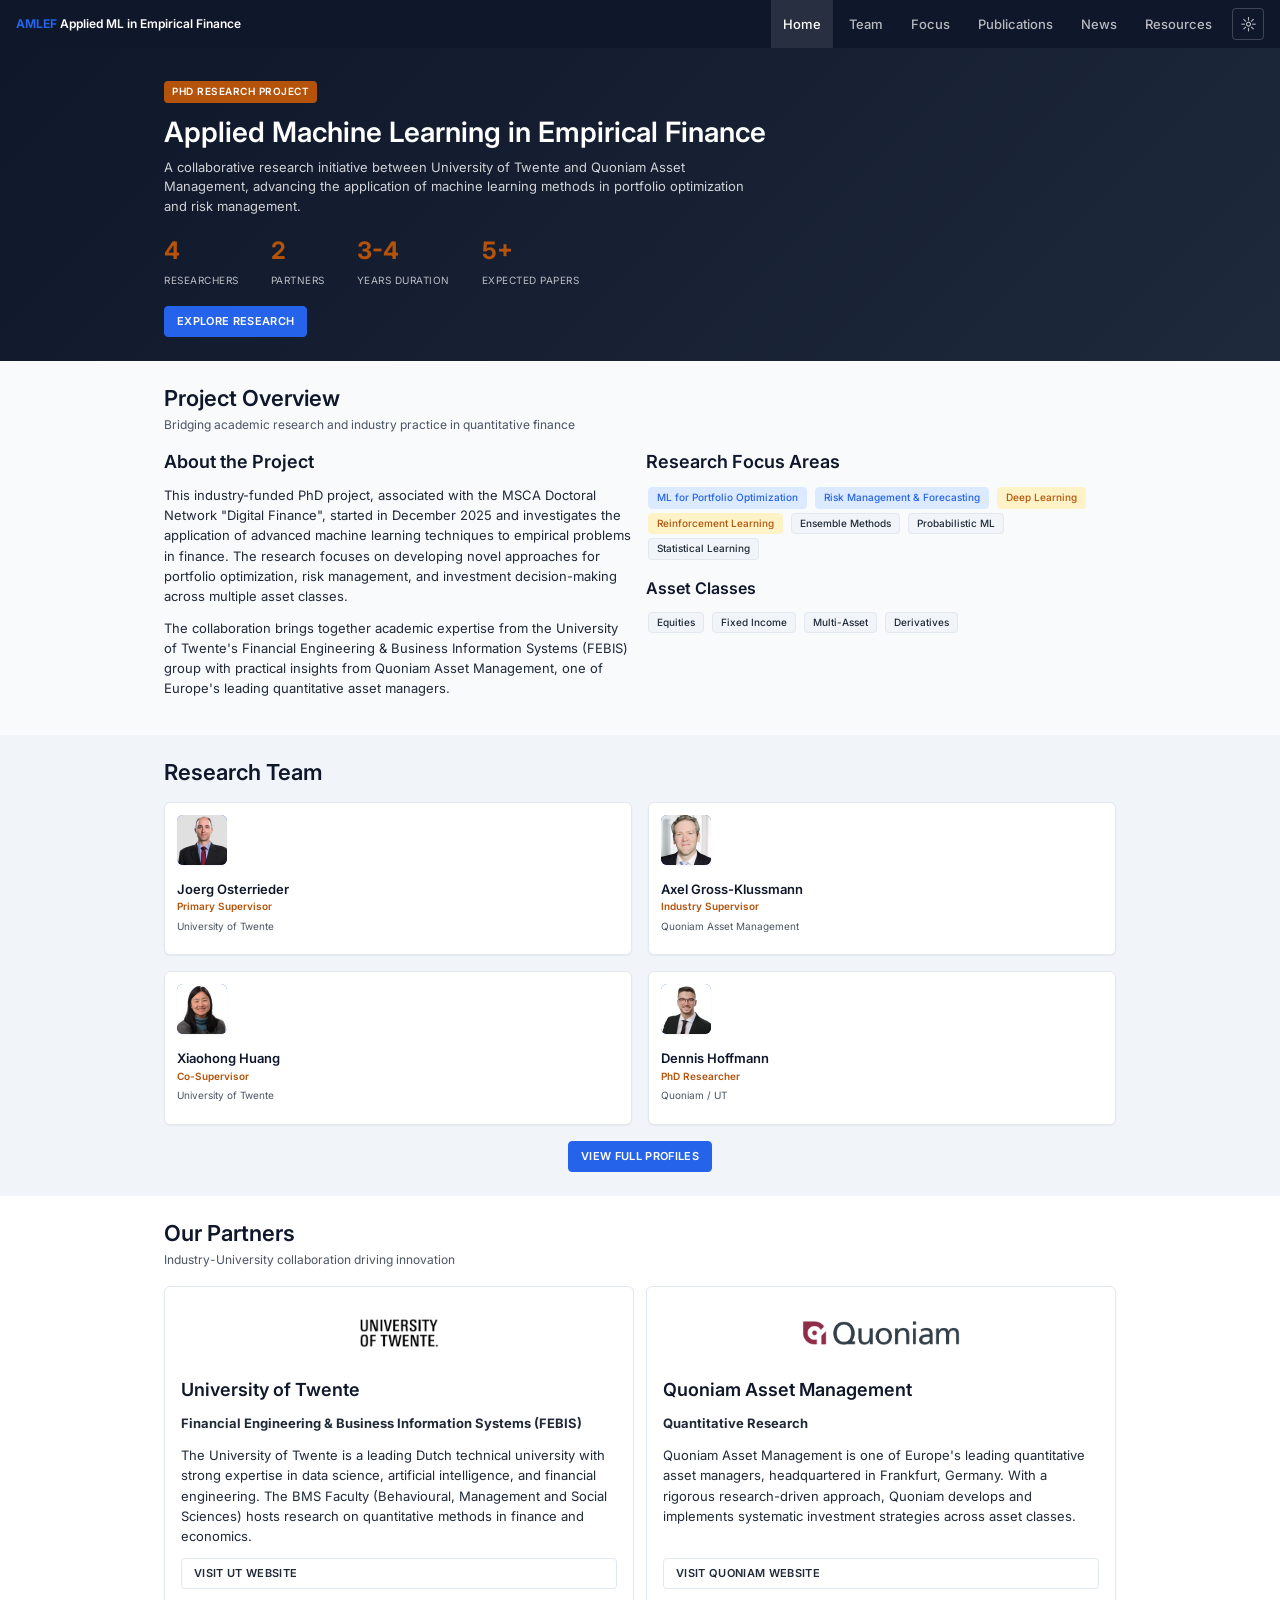
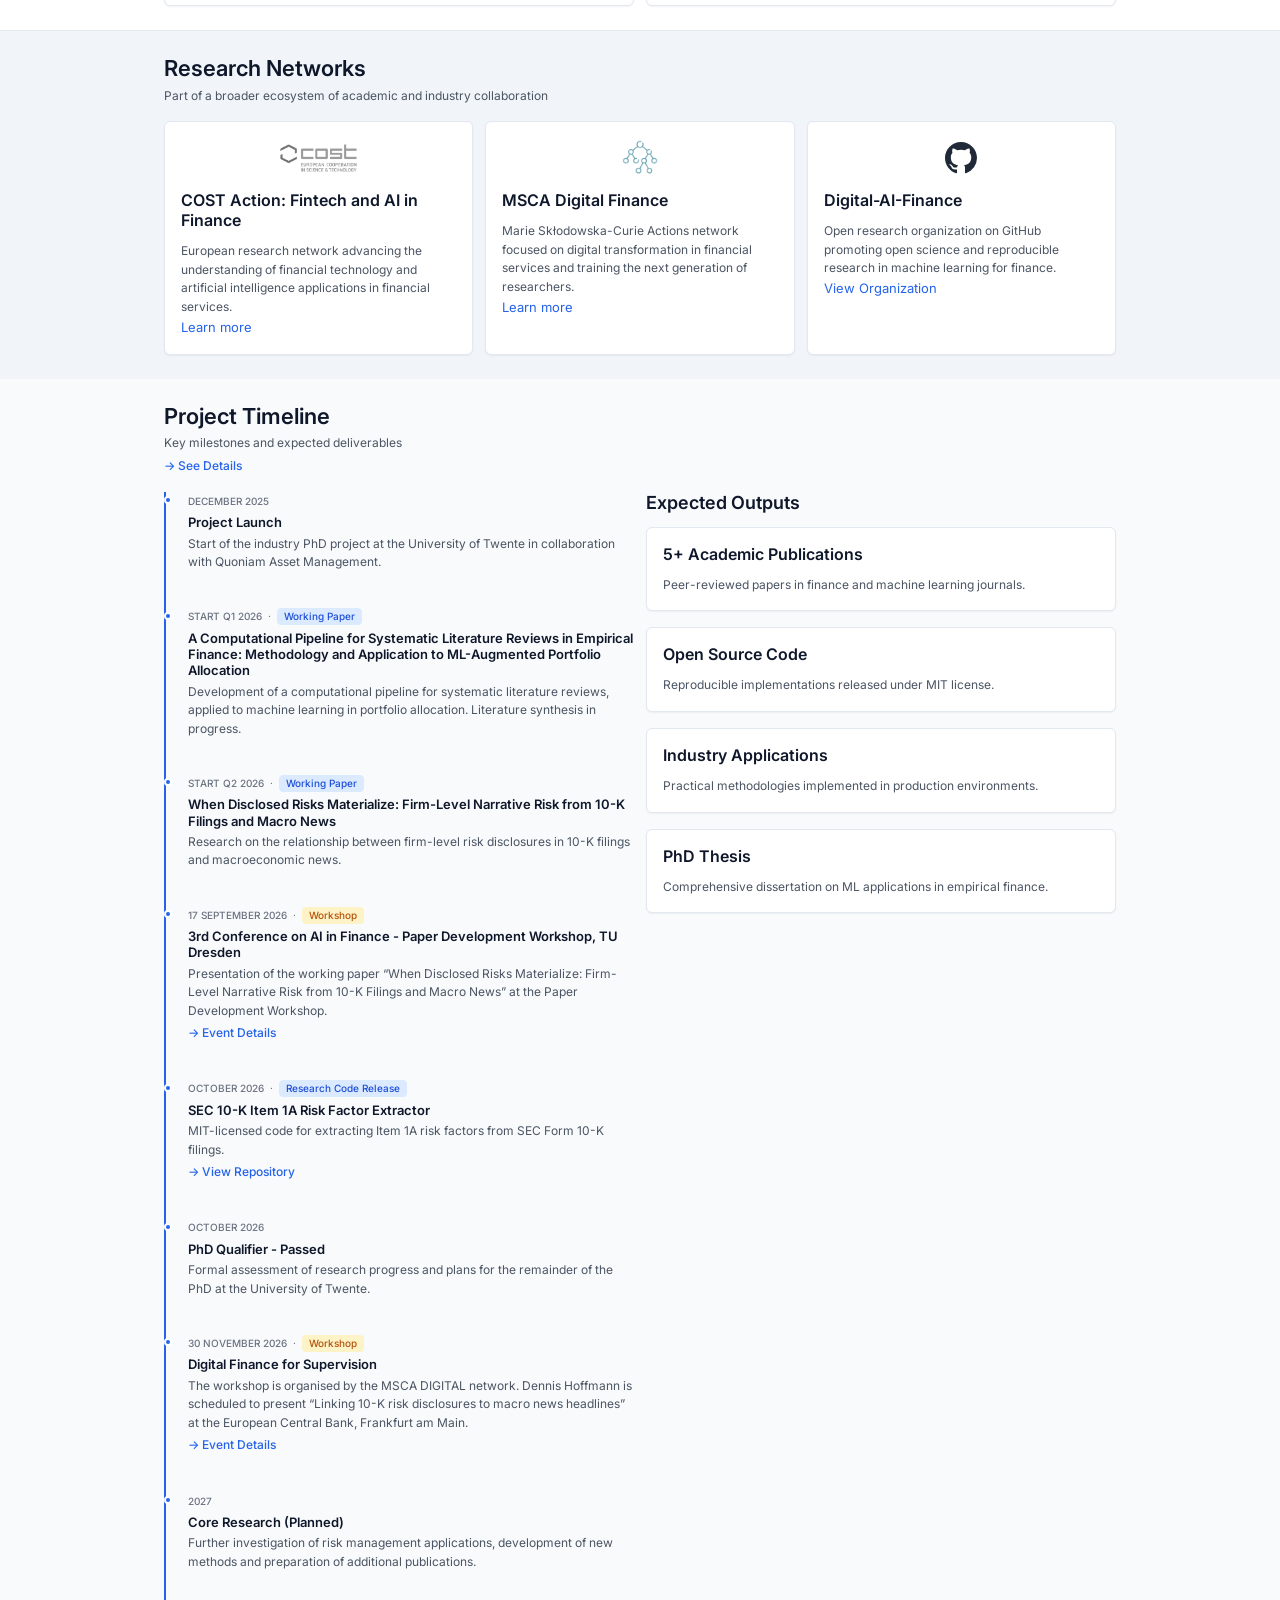
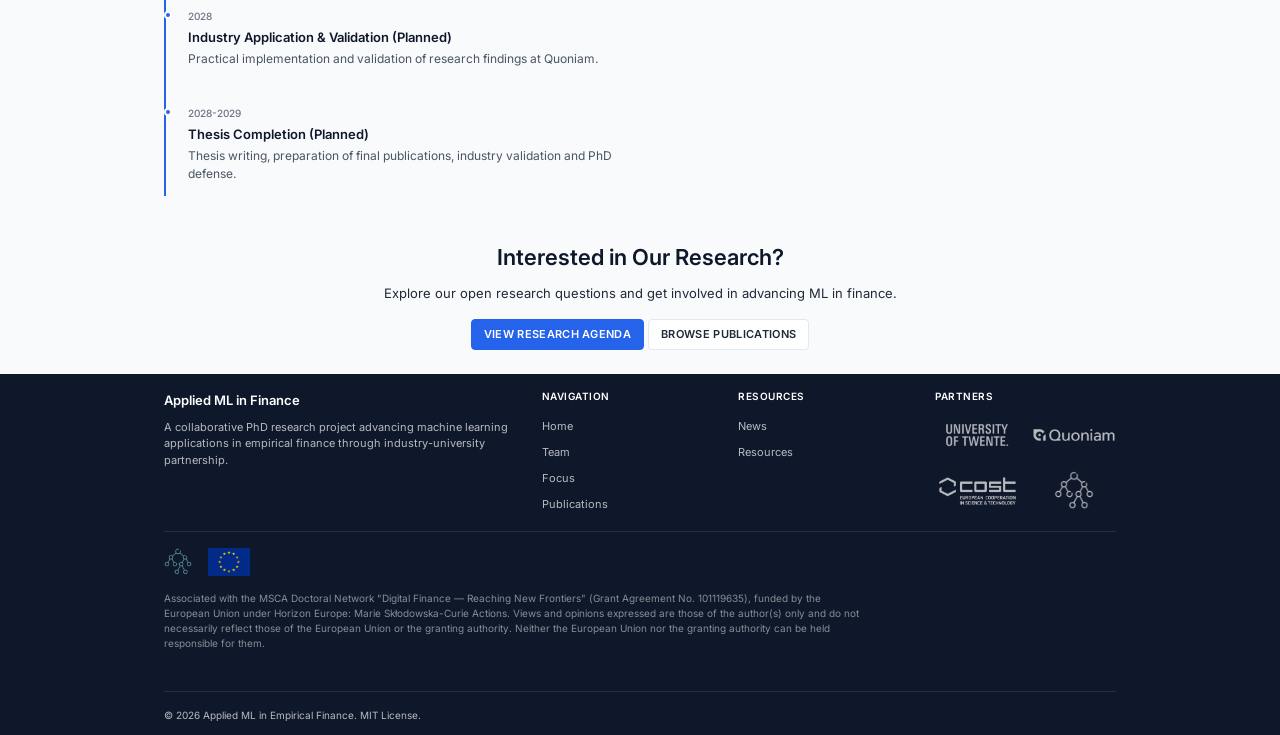
<file: docs/index.html>
<!DOCTYPE html>
<html lang="en">
<head>
    <meta charset="UTF-8">
    <meta name="viewport" content="width=device-width, initial-scale=1.0">
    <title>Applied Machine Learning in Empirical Finance | PhD Research Project</title>
    <meta name="description" content="Industry-University PhD collaboration between University of Twente and Quoniam Asset Management on Machine Learning applications in Finance.">
    <meta name="author" content="Joerg Osterrieder">
    <meta name="keywords" content="machine learning, finance, portfolio optimization, risk management, PhD research, University of Twente, Quoniam">
    <meta property="og:title" content="Applied Machine Learning in Empirical Finance">
    <meta property="og:description" content="Industry-University PhD collaboration between University of Twente and Quoniam Asset Management on Machine Learning applications in Finance.">
    <meta property="og:type" content="website">
    <meta property="og:url" content="https://empirical-finance.com/">
    <link rel="canonical" href="https://empirical-finance.com/">
    <script type="application/ld+json">
    {
      "@context": "https://schema.org",
      "@type": "ResearchProject",
      "name": "Applied Machine Learning in Empirical Finance",
      "description": "Industry-University PhD collaboration on ML applications in Finance",
      "url": "https://empirical-finance.com/",
      "funder": [
        {"@type": "Organization", "name": "University of Twente"},
        {"@type": "Organization", "name": "Quoniam Asset Management"}
      ],
      "isPartOf": {
        "@type": "ResearchProject",
        "name": "Digital Finance — Reaching New Frontiers",
        "url": "https://www.digital-finance-msca.com/",
        "identifier": "101119635",
        "funder": {"@type": "Organization", "name": "European Union"}
      }
    }
    </script>
    <script src="js/theme-init.js"></script>
    <link rel="preconnect" href="https://fonts.googleapis.com">
    <link rel="preconnect" href="https://fonts.gstatic.com" crossorigin>
    <link href="https://fonts.googleapis.com/css2?family=Inter:wght@400;500;600;700&display=swap" rel="stylesheet">
    <link rel="stylesheet" href="css/style.css?v=20261106-code-tags">
    <link rel="icon" href="assets/images/favicon.svg" type="image/svg+xml">
</head>
<body>
    <a href="#main-content" class="skip-link">Skip to main content</a>

    <nav class="navbar" aria-label="Main navigation">
        <a href="index.html" class="navbar-brand">
            <span class="navbar-abbrev">AMLEF</span> Applied ML in Empirical Finance
        </a>
        <button class="mobile-toggle" aria-label="Toggle navigation" aria-expanded="false" aria-controls="main-nav"><span></span><span></span><span></span></button>
        <ul class="navbar-nav" id="main-nav">
            <li><a href="index.html" class="active" aria-current="page">Home</a></li>
            <li><a href="team.html">Team</a></li>
            <li><a href="research.html">Focus</a></li>
            <li><a href="publications.html">Publications</a></li>
            <li><a href="news.html">News</a></li>
            <li><a href="resources.html">Resources</a></li>
        </ul>
        <button class="theme-toggle" id="theme-toggle" aria-label="Toggle dark mode">
            <span class="theme-toggle-icon theme-toggle-light">&#9788;</span>
            <span class="theme-toggle-icon theme-toggle-dark">&#9789;</span>
        </button>
    </nav>

    <main id="main-content">
        <!-- Hero Section -->
        <section class="hero">
            <div class="container">
                <div class="hero-content">
                    <span class="hero-badge">PhD Research Project</span>
                    <h1>Applied Machine Learning in Empirical Finance</h1>
                    <p class="hero-subtitle">
                        A collaborative research initiative between University of Twente and Quoniam Asset Management,
                        advancing the application of machine learning methods in portfolio optimization and risk management.
                    </p>
                    <div class="hero-stats">
                        <div class="hero-stat">
                            <span class="hero-stat-value">4</span>
                            <span class="hero-stat-label">Researchers</span>
                        </div>
                        <div class="hero-stat">
                            <span class="hero-stat-value">2</span>
                            <span class="hero-stat-label">Partners</span>
                        </div>
                        <div class="hero-stat">
                            <span class="hero-stat-value">3-4</span>
                            <span class="hero-stat-label">Years Duration</span>
                        </div>
                        <div class="hero-stat">
                            <span class="hero-stat-value">5+</span>
                            <span class="hero-stat-label">Expected Papers</span>
                        </div>
                    </div>
                    <div class="hero-buttons">
                        <a href="research.html" class="btn btn-primary">Explore Research</a>
                    </div>
                </div>
            </div>
        </section>

        <!-- Overview Section -->
        <section class="section" id="overview">
            <div class="container">
                <div class="section-title">
                    <h2>Project Overview</h2>
                    <p>Bridging academic research and industry practice in quantitative finance</p>
                </div>

                <div class="grid-2">
                    <div>
                        <h3>About the Project</h3>
                        <p>
                            This industry-funded PhD project, associated with the MSCA Doctoral Network
                            "Digital Finance", started in December 2025 and investigates the application of
                            advanced machine learning techniques to empirical problems in finance. The research focuses
                            on developing novel approaches for portfolio optimization, risk management, and investment
                            decision-making across multiple asset classes.
                        </p>
                        <p>
                            The collaboration brings together academic expertise from the University of Twente's
                            Financial Engineering & Business Information Systems (FEBIS) group with practical insights from Quoniam Asset Management,
                            one of Europe's leading quantitative asset managers.
                        </p>
                    </div>
                    <div>
                        <h3>Research Focus Areas</h3>
                        <div class="mb-3">
                            <span class="tag tag-primary">ML for Portfolio Optimization</span>
                            <span class="tag tag-primary">Risk Management & Forecasting</span>
                            <span class="tag tag-accent">Deep Learning</span>
                            <span class="tag tag-accent">Reinforcement Learning</span>
                            <span class="tag">Ensemble Methods</span>
                            <span class="tag">Probabilistic ML</span>
                            <span class="tag">Statistical Learning</span>
                        </div>
                        <h4>Asset Classes</h4>
                        <div>
                            <span class="tag">Equities</span>
                            <span class="tag">Fixed Income</span>
                            <span class="tag">Multi-Asset</span>
                            <span class="tag">Derivatives</span>
                        </div>
                    </div>
                </div>
            </div>
        </section>

        <!-- Research Team -->
        <section class="section bg-alt" id="team-preview" style="padding: 1.5rem 0;">
            <div class="container">
                <div class="section-title" style="margin-bottom: 1rem;">
                    <h2>Research Team</h2>
                </div>

                <div class="grid-2" style="gap: 1rem;">
                    <div class="card team-card team-card--compact">
                        <div class="team-avatar">
                            <img src="assets/images/team/joerg_osterrieder.jpg" alt="Joerg Osterrieder">
                        </div>
                        <div class="team-info">
                            <h4 class="team-name">Joerg Osterrieder</h4>
                            <div class="team-role">Primary Supervisor</div>
                            <div class="team-affiliation">University of Twente</div>
                        </div>
                    </div>
                    <div class="card team-card team-card--compact">
                        <div class="team-avatar">
                            <img src="assets/images/team/axel_gross_klussmann.jpg" alt="Axel Gross-Klussmann">
                        </div>
                        <div class="team-info">
                            <h4 class="team-name">Axel Gross-Klussmann</h4>
                            <div class="team-role">Industry Supervisor</div>
                            <div class="team-affiliation">Quoniam Asset Management</div>
                        </div>
                    </div>
                    <div class="card team-card team-card--compact">
                        <div class="team-avatar">
                            <img src="assets/images/team/xiaohong_huang.jpg" alt="Xiaohong Huang">
                        </div>
                        <div class="team-info">
                            <h4 class="team-name">Xiaohong Huang</h4>
                            <div class="team-role">Co-Supervisor</div>
                            <div class="team-affiliation">University of Twente</div>
                        </div>
                    </div>
                    <div class="card team-card team-card--compact">
                        <div class="team-avatar">
                            <img src="assets/images/team/dennis_hoffmann.jpg" alt="Dennis Hoffmann">
                        </div>
                        <div class="team-info">
                            <h4 class="team-name">Dennis Hoffmann</h4>
                            <div class="team-role">PhD Researcher</div>
                            <div class="team-affiliation">Quoniam / UT</div>
                        </div>
                    </div>
                </div>

                <div class="text-center" style="margin-top: 1rem;">
                    <a href="team.html" class="btn btn-primary">View Full Profiles</a>
                </div>
            </div>
        </section>

        <!-- Partners Section -->
        <section class="partners" id="partners-detail">
            <div class="container">
                <div class="section-title">
                    <h2>Our Partners</h2>
                    <p>Industry-University collaboration driving innovation</p>
                </div>

                <div class="grid-2">
                    <div class="card">
                        <div style="display: flex; align-items: center; justify-content: center; height: 60px; margin-bottom: 1rem;">
                            <img src="assets/images/logos/ut_logo.png" alt="University of Twente" style="height: 50px;">
                        </div>
                        <h3>University of Twente</h3>
                        <p class="mb-2"><strong>Financial Engineering & Business Information Systems (FEBIS)</strong></p>
                        <p>
                            The University of Twente is a leading Dutch technical university with strong expertise
                            in data science, artificial intelligence, and financial engineering. The BMS Faculty
                            (Behavioural, Management and Social Sciences) hosts research on quantitative methods
                            in finance and economics.
                        </p>
                        <a href="https://www.utwente.nl/en/bms/" target="_blank" rel="noopener noreferrer" class="btn btn-secondary">
                            Visit UT Website
                        </a>
                    </div>

                    <div class="card">
                        <div style="display: flex; align-items: center; justify-content: center; height: 60px; margin-bottom: 1rem;">
                            <img src="assets/images/logos/quoniam_logo.png" alt="Quoniam Asset Management" style="height: 24px;">
                        </div>
                        <h3>Quoniam Asset Management</h3>
                        <p class="mb-2"><strong>Quantitative Research</strong></p>
                        <p>
                            Quoniam Asset Management is one of Europe's leading quantitative asset managers,
                            headquartered in Frankfurt, Germany. With a rigorous research-driven approach,
                            Quoniam develops and implements systematic investment strategies across asset classes.
                        </p>
                        <a href="https://www.quoniam.com" target="_blank" rel="noopener noreferrer" class="btn btn-secondary">
                            Visit Quoniam Website
                        </a>
                    </div>
                </div>
            </div>
        </section>

        <!-- Research Networks -->
        <section class="section bg-alt" id="networks">
            <div class="container">
                <div class="section-title">
                    <h2>Research Networks</h2>
                    <p>Part of a broader ecosystem of academic and industry collaboration</p>
                </div>

                <div class="grid-3">
                    <div class="card">
                        <div style="display: flex; align-items: center; justify-content: center; height: 40px; margin-bottom: 0.75rem;">
                            <img src="assets/images/logos/cost_logo.png" alt="COST Action" style="height: 28px;">
                        </div>
                        <h4>COST Action: Fintech and AI in Finance</h4>
                        <p class="card-text">
                            European research network advancing the understanding of financial technology
                            and artificial intelligence applications in financial services.
                        </p>
                        <a href="https://www.cost.eu/actions/CA19130/" target="_blank" rel="noopener noreferrer">Learn more</a>
                    </div>

                    <div class="card">
                        <div style="display: flex; align-items: center; justify-content: center; height: 40px; margin-bottom: 0.75rem;">
                            <img src="assets/images/logos/msca_digital_finance_logo.png" alt="MSCA Digital Finance" style="height: 36px;">
                        </div>
                        <h4>MSCA Digital Finance</h4>
                        <p class="card-text">
                            Marie Skłodowska-Curie Actions network focused on digital transformation
                            in financial services and training the next generation of researchers.
                        </p>
                        <a href="https://www.digital-finance-msca.com/" target="_blank" rel="noopener noreferrer">Learn more</a>
                    </div>

                    <div class="card">
                        <div style="display: flex; align-items: center; justify-content: center; height: 40px; margin-bottom: 0.75rem;">
                            <svg style="height: 32px; width: 32px;" viewBox="0 0 16 16" fill="currentColor"><path d="M8 0C3.58 0 0 3.58 0 8c0 3.54 2.29 6.53 5.47 7.59.4.07.55-.17.55-.38 0-.19-.01-.82-.01-1.49-2.01.37-2.53-.49-2.69-.94-.09-.23-.48-.94-.82-1.13-.28-.15-.68-.52-.01-.53.63-.01 1.08.58 1.23.82.72 1.21 1.87.87 2.33.66.07-.52.28-.87.51-1.07-1.78-.2-3.64-.89-3.64-3.95 0-.87.31-1.59.82-2.15-.08-.2-.36-1.02.08-2.12 0 0 .67-.21 2.2.82.64-.18 1.32-.27 2-.27.68 0 1.36.09 2 .27 1.53-1.04 2.2-.82 2.2-.82.44 1.1.16 1.92.08 2.12.51.56.82 1.27.82 2.15 0 3.07-1.87 3.75-3.65 3.95.29.25.54.73.54 1.48 0 1.07-.01 1.93-.01 2.2 0 .21.15.46.55.38A8.013 8.013 0 0016 8c0-4.42-3.58-8-8-8z"/></svg>
                        </div>
                        <h4>Digital-AI-Finance</h4>
                        <p class="card-text">
                            Open research organization on GitHub promoting open science and reproducible
                            research in machine learning for finance.
                        </p>
                        <a href="https://github.com/Digital-AI-Finance" target="_blank" rel="noopener noreferrer">View Organization</a>
                    </div>
                </div>
            </div>
        </section>

        <!-- Timeline Section -->
        <section class="section" id="timeline">
            <div class="container">
                <div class="section-title">
                    <h2>Project Timeline</h2>
                    <p>
                        Key milestones and expected deliverables
                        <br>
                        <a href="news.html#timeline" class="card-link">&rarr; See Details</a>
                    </p>
                </div>

                <div class="grid-2">
                    <div class="timeline">
                        <div class="timeline-item">
                            <div class="timeline-meta">
                                <div class="timeline-date">December 2025</div>
                            </div>
                            <h4 class="timeline-title">Project Launch</h4>
                            <p class="timeline-text">Start of the industry PhD project at the University of Twente in collaboration with Quoniam Asset Management.</p>
                        </div>
                        <div class="timeline-item">
                            <div class="timeline-meta">
                                <div class="timeline-date">Start Q1 2026</div>
                                <span class="timeline-separator" aria-hidden="true">&middot;</span>
                                <span class="tag tag-paper">Working Paper</span>
                            </div>
                            <h4 class="timeline-title">A Computational Pipeline for Systematic Literature Reviews in Empirical Finance: Methodology and Application to ML-Augmented Portfolio Allocation</h4>
                            <p class="timeline-text">Development of a computational pipeline for systematic literature reviews, applied to machine learning in portfolio allocation. Literature synthesis in progress.</p>
                        </div>
                        <div class="timeline-item">
                            <div class="timeline-meta">
                                <div class="timeline-date">Start Q2 2026</div>
                                <span class="timeline-separator" aria-hidden="true">&middot;</span>
                                <span class="tag tag-paper">Working Paper</span>
                            </div>
                            <h4 class="timeline-title">When Disclosed Risks Materialize: Firm-Level Narrative Risk from 10-K Filings and Macro News</h4>
                            <p class="timeline-text">Research on the relationship between firm-level risk disclosures in 10-K filings and macroeconomic news.</p>
                        </div>
                        <div class="timeline-item">
                            <div class="timeline-meta">
                                <div class="timeline-date">17 September 2026</div>
                                <span class="timeline-separator" aria-hidden="true">&middot;</span>
                                <span class="tag tag-accent">Workshop</span>
                            </div>
                            <h4 class="timeline-title">3rd Conference on AI in Finance - Paper Development Workshop, TU Dresden</h4>
                            <p class="timeline-text">
                                Presentation of the working paper &ldquo;When Disclosed Risks Materialize:
                                Firm-Level Narrative Risk from 10-K Filings and Macro News&rdquo; at the
                                Paper Development Workshop.
                                <br>
                                <a href="https://tu-dresden.de/bu/wirtschaft/bwl/finance/events/ai-in-finance-conference/3-aif" target="_blank" rel="noopener noreferrer" class="card-link">&rarr; Event Details</a>
                            </p>
                        </div>
                        <div class="timeline-item">
                            <div class="timeline-meta">
                                <div class="timeline-date">October 2026</div>
                                <span class="timeline-separator" aria-hidden="true">&middot;</span>
                                <span class="tag tag-research-code">Research Code Release</span>
                            </div>
                            <h4 class="timeline-title">SEC 10-K Item 1A Risk Factor Extractor</h4>
                            <p class="timeline-text">
                                MIT-licensed code for extracting Item 1A risk factors from SEC Form 10-K filings.
                                <br>
                                <a href="https://github.com/HoffmannDennis/edgar-10k-item1a" target="_blank" rel="noopener noreferrer" class="card-link">&rarr; View Repository</a>
                            </p>
                        </div>
                        <div class="timeline-item">
                            <div class="timeline-meta">
                                <div class="timeline-date">October 2026</div>
                            </div>
                            <h4 class="timeline-title">PhD Qualifier - Passed</h4>
                            <p class="timeline-text">Formal assessment of research progress and plans for the remainder of the PhD at the University of Twente.</p>
                        </div>
                        <div class="timeline-item">
                            <div class="timeline-meta">
                                <div class="timeline-date">30 November 2026</div>
                                <span class="timeline-separator" aria-hidden="true">&middot;</span>
                                <span class="tag tag-accent">Workshop</span>
                            </div>
                            <h4 class="timeline-title">Digital Finance for Supervision</h4>
                            <p class="timeline-text">
                                The workshop is organised by the MSCA DIGITAL network.
                                Dennis Hoffmann is scheduled to present
                                &ldquo;Linking 10-K risk disclosures to macro news headlines&rdquo;
                                at the European Central Bank, Frankfurt am Main.
                                <br>
                                <a href="https://digital-ai-finance.github.io/digital-finance-supervision/#about" target="_blank" rel="noopener noreferrer" class="card-link">&rarr; Event Details</a>
                            </p>
                        </div>
                        <div class="timeline-item">
                            <div class="timeline-meta">
                                <div class="timeline-date">2027</div>
                            </div>
                            <h4 class="timeline-title">Core Research (Planned)</h4>
                            <p class="timeline-text">Further investigation of risk management applications, development of new methods and preparation of additional publications.</p>
                        </div>
                        <div class="timeline-item">
                            <div class="timeline-meta">
                                <div class="timeline-date">2028</div>
                            </div>
                            <h4 class="timeline-title">Industry Application & Validation (Planned)</h4>
                            <p class="timeline-text">Practical implementation and validation of research findings at Quoniam.</p>
                        </div>
                        <div class="timeline-item">
                            <div class="timeline-meta">
                                <div class="timeline-date">2028-2029</div>
                            </div>
                            <h4 class="timeline-title">Thesis Completion (Planned)</h4>
                            <p class="timeline-text">Thesis writing, preparation of final publications, industry validation and PhD defense.</p>
                        </div>
                    </div>

                    <div>
                        <h3>Expected Outputs</h3>
                        <div class="card mb-3">
                            <h4>5+ Academic Publications</h4>
                            <p class="card-text">Peer-reviewed papers in finance and machine learning journals.</p>
                        </div>
                        <div class="card mb-3">
                            <h4>Open Source Code</h4>
                            <p class="card-text">
                                Reproducible implementations released under MIT license.
                            </p>
                        </div>
                        <div class="card mb-3">
                            <h4>Industry Applications</h4>
                            <p class="card-text">Practical methodologies implemented in production environments.</p>
                        </div>
                        <div class="card">
                            <h4>PhD Thesis</h4>
                            <p class="card-text">Comprehensive dissertation on ML applications in empirical finance.</p>
                        </div>
                    </div>
                </div>
            </div>
        </section>

        <!-- CTA Section -->
        <section class="section">
            <div class="container text-center">
                <h2>Interested in Our Research?</h2>
                <p class="mb-3">Explore our open research questions and get involved in advancing ML in finance.</p>
                <div>
                    <a href="research.html" class="btn btn-primary">View Research Agenda</a>
                    <a href="publications.html" class="btn btn-secondary">Browse Publications</a>
                </div>
            </div>
        </section>
    </main>

    <!-- Footer -->
    <footer class="footer">
        <div class="container">
            <div class="footer-grid">
                <div>
                    <div class="footer-brand">Applied ML in Finance</div>
                    <p class="footer-text">
                        A collaborative PhD research project advancing machine learning applications
                        in empirical finance through industry-university partnership.
                    </p>
                </div>
                <div>
                    <h3 class="footer-title">Navigation</h3>
                    <ul class="footer-links">
                        <li><a href="index.html">Home</a></li>
                        <li><a href="team.html">Team</a></li>
                        <li><a href="research.html">Focus</a></li>
                        <li><a href="publications.html">Publications</a></li>
                    </ul>
                </div>
                <div>
                    <h3 class="footer-title">Resources</h3>
                    <ul class="footer-links">
                        <li><a href="news.html">News</a></li>
                        <li><a href="resources.html">Resources</a></li>
                    </ul>
                </div>
                <div>
                    <h3 class="footer-title">Partners</h3>
                    <div class="footer-logos">
                        <a href="https://www.utwente.nl" target="_blank" rel="noopener noreferrer">
                            <img src="assets/images/logos/ut_logo.png" alt="University of Twente" style="height: 40px;">
                        </a>
                        <a href="https://www.quoniam.com" target="_blank" rel="noopener noreferrer">
                            <img src="assets/images/logos/quoniam_logo.png" alt="Quoniam Asset Management">
                        </a>
                        <a href="https://www.cost.eu/actions/CA19130/" target="_blank" rel="noopener noreferrer">
                            <img src="assets/images/logos/cost_logo.png" alt="COST Action" style="height: 28px;">
                        </a>
                        <a href="https://www.digital-finance-msca.com/" target="_blank" rel="noopener noreferrer">
                            <img src="assets/images/logos/msca_digital_finance_logo.png" alt="MSCA Digital Finance" style="height: 40px;">
                        </a>
                    </div>
                </div>
            </div>
            <!-- MSCA-FUNDING-DISCLAIMER-START -->
            <div class="footer-funding">
                <div class="footer-funding-logos">
                    <a href="https://www.digital-finance-msca.com/" target="_blank" rel="noopener noreferrer">
                        <img src="assets/images/logos/msca_digital_finance_logo.png" alt="MSCA Digital Finance">
                    </a>
                    <a href="https://european-union.europa.eu/" target="_blank" rel="noopener noreferrer">
                        <img src="assets/images/logos/eu_flag.png" alt="Funded by the European Union">
                    </a>
                </div>
                <p class="footer-funding-text">
                    Associated with the MSCA Doctoral Network "Digital Finance — Reaching New Frontiers"
                    (Grant Agreement No. 101119635), funded by the European Union under Horizon Europe:
                    Marie Skłodowska-Curie Actions. Views and opinions expressed are those of the author(s)
                    only and do not necessarily reflect those of the European Union or the granting authority.
                    Neither the European Union nor the granting authority can be held responsible for them.
                </p>
            </div>
            <!-- MSCA-FUNDING-DISCLAIMER-END -->
            <div class="footer-bottom">
                <div>&copy; 2026 Applied ML in Empirical Finance. MIT License.</div>
            </div>
        </div>
    </footer>

    <script src="js/main.js"></script>
</body>
</html>
</file>
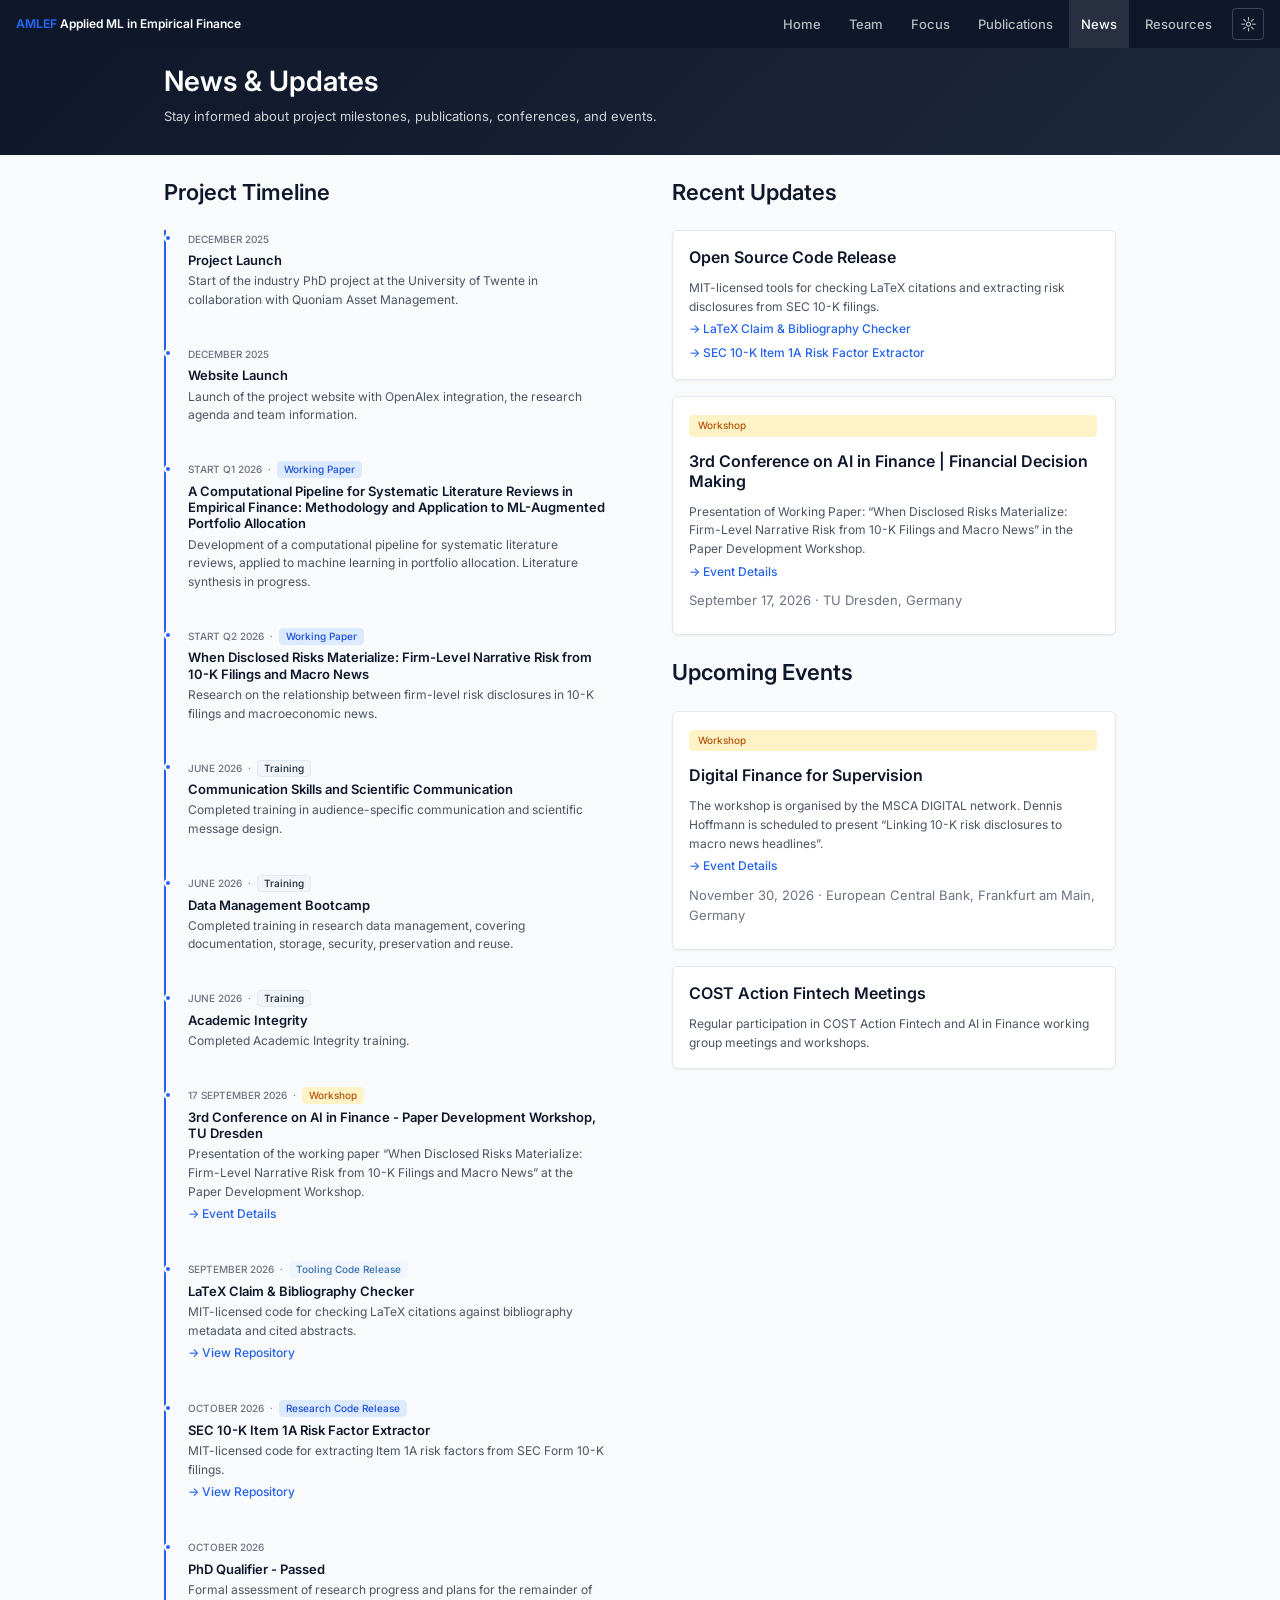
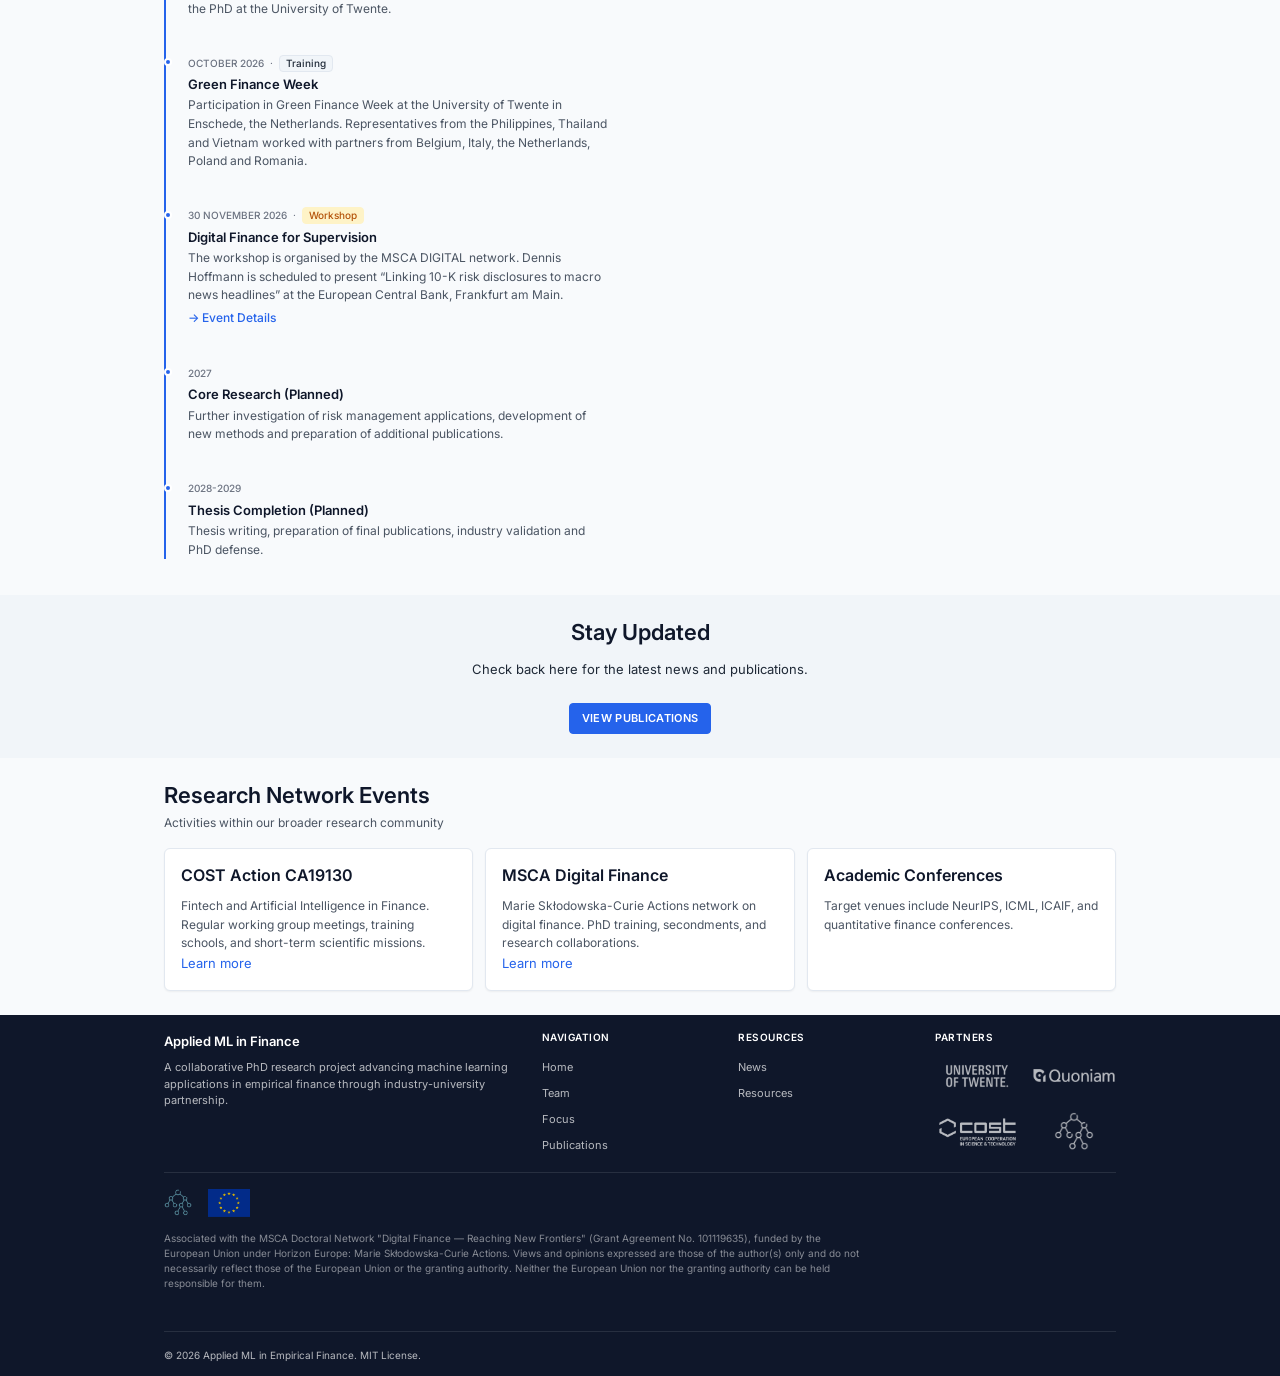
<file: docs/news.html>
<!DOCTYPE html>
<html lang="en">
<head>
    <meta charset="UTF-8">
    <meta name="viewport" content="width=device-width, initial-scale=1.0">
    <title>News & Updates | Applied ML in Empirical Finance</title>
    <meta name="description" content="Latest news, milestones, and updates from the Applied ML in Empirical Finance PhD project.">
    <meta name="author" content="Joerg Osterrieder">
    <meta property="og:title" content="News & Updates | Applied ML in Empirical Finance">
    <meta property="og:description" content="Project timeline, events, and latest updates.">
    <meta property="og:type" content="website">
    <meta property="og:url" content="https://empirical-finance.com/news.html">
    <link rel="canonical" href="https://empirical-finance.com/news.html">
    <script src="js/theme-init.js"></script>
    <link rel="preconnect" href="https://fonts.googleapis.com">
    <link rel="preconnect" href="https://fonts.gstatic.com" crossorigin>
    <link href="https://fonts.googleapis.com/css2?family=Inter:wght@400;500;600;700&display=swap" rel="stylesheet">
    <link rel="stylesheet" href="css/style.css?v=20261106-code-tags">
    <link rel="icon" href="assets/images/favicon.svg" type="image/svg+xml">
</head>
<body>
    <a href="#main-content" class="skip-link">Skip to main content</a>

    <nav class="navbar" aria-label="Main navigation">
        <a href="index.html" class="navbar-brand"><span class="navbar-abbrev">AMLEF</span> Applied ML in Empirical Finance</a>
        <button class="mobile-toggle" aria-label="Toggle navigation" aria-expanded="false" aria-controls="main-nav"><span></span><span></span><span></span></button>
        <ul class="navbar-nav" id="main-nav">
            <li><a href="index.html">Home</a></li>
            <li><a href="team.html">Team</a></li>
            <li><a href="research.html">Focus</a></li>
            <li><a href="publications.html">Publications</a></li>
            <li><a href="news.html" class="active" aria-current="page">News</a></li>
            <li><a href="resources.html">Resources</a></li>
        </ul>
        <button class="theme-toggle" id="theme-toggle" aria-label="Toggle dark mode">
            <span class="theme-toggle-icon theme-toggle-light">&#9788;</span>
            <span class="theme-toggle-icon theme-toggle-dark">&#9789;</span>
        </button>
    </nav>

    <main id="main-content">
        <!-- Header -->
        <section class="hero hero-subpage">
            <div class="container">
                <h1>News & Updates</h1>
                <p class="hero-subtitle">
                    Stay informed about project milestones, publications, conferences, and events.
                </p>
            </div>
        </section>

        <!-- Timeline -->
        <section class="section">
            <div class="container">
                <div class="grid-2" style="gap: 4rem;">
                    <div>
                        <h2 id="timeline" class="mb-4">Project Timeline</h2>
                        <ol class="timeline" aria-label="Project timeline">
                            <li class="timeline-item">
                                <div class="timeline-meta">
                                    <div class="timeline-date">December 2025</div>
                                </div>
                                <h4 class="timeline-title">Project Launch</h4>
                                <p class="timeline-text">
                                    Start of the industry PhD project at the University of Twente in
                                    collaboration with Quoniam Asset Management.
                                </p>
                            </li>

                            <li class="timeline-item">
                                <div class="timeline-meta">
                                    <div class="timeline-date">December 2025</div>
                                </div>
                                <h4 class="timeline-title">Website Launch</h4>
                                <p class="timeline-text">
                                    Launch of the project website with OpenAlex integration, the research
                                    agenda and team information.
                                </p>
                            </li>

                            <li class="timeline-item">
                                <div class="timeline-meta">
                                    <div class="timeline-date">Start Q1 2026</div>
                                    <span class="timeline-separator" aria-hidden="true">&middot;</span>
                                    <span class="tag tag-paper">Working Paper</span>
                                </div>
                                <h4 class="timeline-title">A Computational Pipeline for Systematic Literature Reviews in Empirical Finance: Methodology and Application to ML-Augmented Portfolio Allocation</h4>
                                <p class="timeline-text">
                                    Development of a computational pipeline for systematic literature reviews,
                                    applied to machine learning in portfolio allocation. Literature synthesis
                                    in progress.
                                </p>
                            </li>

                            <li class="timeline-item">
                                <div class="timeline-meta">
                                    <div class="timeline-date">Start Q2 2026</div>
                                    <span class="timeline-separator" aria-hidden="true">&middot;</span>
                                    <span class="tag tag-paper">Working Paper</span>
                                </div>
                                <h4 class="timeline-title">When Disclosed Risks Materialize: Firm-Level Narrative Risk from 10-K Filings and Macro News</h4>
                                <p class="timeline-text">
                                    Research on the relationship between firm-level risk disclosures in 10-K
                                    filings and macroeconomic news.
                                </p>
                            </li>

                            <li class="timeline-item">
                                <div class="timeline-meta">
                                    <div class="timeline-date">June 2026</div>
                                    <span class="timeline-separator" aria-hidden="true">&middot;</span>
                                    <span class="tag">Training</span>
                                </div>
                                <h4 class="timeline-title">Communication Skills and Scientific Communication</h4>
                                <p class="timeline-text">
                                    Completed training in audience-specific communication and scientific message design.
                                </p>
                            </li>

                            <li class="timeline-item">
                                <div class="timeline-meta">
                                    <div class="timeline-date">June 2026</div>
                                    <span class="timeline-separator" aria-hidden="true">&middot;</span>
                                    <span class="tag">Training</span>
                                </div>
                                <h4 class="timeline-title">Data Management Bootcamp</h4>
                                <p class="timeline-text">
                                    Completed training in research data management, covering documentation, storage, security, preservation and reuse.
                                </p>
                            </li>

                            <li class="timeline-item">
                                <div class="timeline-meta">
                                    <div class="timeline-date">June 2026</div>
                                    <span class="timeline-separator" aria-hidden="true">&middot;</span>
                                    <span class="tag">Training</span>
                                </div>
                                <h4 class="timeline-title">Academic Integrity</h4>
                                <p class="timeline-text">
                                    Completed Academic Integrity training.
                                </p>
                            </li>

                            <li class="timeline-item">
                                <div class="timeline-meta">
                                    <div class="timeline-date">17 September 2026</div>
                                    <span class="timeline-separator" aria-hidden="true">&middot;</span>
                                    <span class="tag tag-accent">Workshop</span>
                                </div>
                                <h4 class="timeline-title">3rd Conference on AI in Finance - Paper Development Workshop, TU Dresden</h4>
                                <p class="timeline-text">
                                    Presentation of the working paper &ldquo;When Disclosed Risks Materialize:
                                    Firm-Level Narrative Risk from 10-K Filings and Macro News&rdquo; at the
                                    Paper Development Workshop.
                                    <br>
                                    <a href="https://tu-dresden.de/bu/wirtschaft/bwl/finance/events/ai-in-finance-conference/3-aif" target="_blank" rel="noopener noreferrer" class="card-link">&rarr; Event Details</a>
                                </p>
                            </li>

                            <li class="timeline-item">
                                <div class="timeline-meta">
                                    <div class="timeline-date">September 2026</div>
                                    <span class="timeline-separator" aria-hidden="true">&middot;</span>
                                    <span class="tag tag-tooling-code">Tooling Code Release</span>
                                </div>
                                <h4 class="timeline-title">LaTeX Claim &amp; Bibliography Checker</h4>
                                <p class="timeline-text">
                                    MIT-licensed code for checking LaTeX citations against bibliography metadata and cited abstracts.
                                    <br>
                                    <a href="https://github.com/HoffmannDennis/latex-claim-and-bib-checker" target="_blank" rel="noopener noreferrer" class="card-link">&rarr; View Repository</a>
                                </p>
                            </li>

                            <li class="timeline-item">
                                <div class="timeline-meta">
                                    <div class="timeline-date">October 2026</div>
                                    <span class="timeline-separator" aria-hidden="true">&middot;</span>
                                    <span class="tag tag-research-code">Research Code Release</span>
                                </div>
                                <h4 class="timeline-title">SEC 10-K Item 1A Risk Factor Extractor</h4>
                                <p class="timeline-text">
                                    MIT-licensed code for extracting Item 1A risk factors from SEC Form 10-K filings.
                                    <br>
                                    <a href="https://github.com/HoffmannDennis/edgar-10k-item1a" target="_blank" rel="noopener noreferrer" class="card-link">&rarr; View Repository</a>
                                </p>
                            </li>

                            <li class="timeline-item">
                                <div class="timeline-meta">
                                    <div class="timeline-date">October 2026</div>
                                </div>
                                <h4 class="timeline-title">PhD Qualifier - Passed</h4>
                                <p class="timeline-text">
                                    Formal assessment of research progress and plans for the remainder of the
                                    PhD at the University of Twente.
                                </p>
                            </li>

                            <li class="timeline-item">
                                <div class="timeline-meta">
                                    <div class="timeline-date">October 2026</div>
                                    <span class="timeline-separator" aria-hidden="true">&middot;</span>
                                    <span class="tag">Training</span>
                                </div>
                                <h4 class="timeline-title">Green Finance Week</h4>
                                <p class="timeline-text">
                                    Participation in Green Finance Week at the University of Twente in Enschede, the Netherlands.
                                    Representatives from the Philippines, Thailand and Vietnam worked with partners from Belgium, Italy, the Netherlands, Poland and Romania.
                                </p>
                            </li>

                            <li class="timeline-item">
                                <div class="timeline-meta">
                                    <div class="timeline-date">30 November 2026</div>
                                    <span class="timeline-separator" aria-hidden="true">&middot;</span>
                                    <span class="tag tag-accent">Workshop</span>
                                </div>
                                <h4 class="timeline-title">Digital Finance for Supervision</h4>
                                <p class="timeline-text">
                                    The workshop is organised by the MSCA DIGITAL network.
                                    Dennis Hoffmann is scheduled to present
                                    &ldquo;Linking 10-K risk disclosures to macro news headlines&rdquo;
                                    at the European Central Bank, Frankfurt am Main.
                                    <br>
                                    <a href="https://digital-ai-finance.github.io/digital-finance-supervision/#about" target="_blank" rel="noopener noreferrer" class="card-link">&rarr; Event Details</a>
                                </p>
                            </li>

                            <li class="timeline-item">
                                <div class="timeline-meta">
                                    <div class="timeline-date">2027</div>
                                </div>
                                <h4 class="timeline-title">Core Research (Planned)</h4>
                                <p class="timeline-text">
                                    Further investigation of risk management applications, development of new
                                    methods and preparation of additional publications.
                                </p>
                            </li>

                            <li class="timeline-item">
                                <div class="timeline-meta">
                                    <div class="timeline-date">2028-2029</div>
                                </div>
                                <h4 class="timeline-title">Thesis Completion (Planned)</h4>
                                <p class="timeline-text">
                                    Thesis writing, preparation of final publications, industry validation and
                                    PhD defense.
                                </p>
                            </li>
                        </ol>
                    </div>

                    <div>
                        <h2 id="recent-events" class="mb-4">Recent Updates</h2>

                        <div class="card mb-3">
                            <h4>Open Source Code Release</h4>
                            <p class="card-text">
                                MIT-licensed tools for checking LaTeX citations and extracting risk disclosures from SEC 10-K filings.
                                <br>
                                <a href="https://github.com/HoffmannDennis/latex-claim-and-bib-checker" target="_blank" rel="noopener noreferrer" class="card-link">&rarr; LaTeX Claim &amp; Bibliography Checker</a>
                                <br>
                                <a href="https://github.com/HoffmannDennis/edgar-10k-item1a" target="_blank" rel="noopener noreferrer" class="card-link">&rarr; SEC 10-K Item 1A Risk Factor Extractor</a>
                            </p>
                        </div>

                        <div class="card mb-3 event-card">
                            <span class="tag tag-accent">Workshop</span>
                            <h4 class="mt-2">3rd Conference on AI in Finance | Financial Decision Making</h4>
                            <p class="card-text">
                                Presentation of Working Paper: &ldquo;When Disclosed Risks Materialize: Firm-Level
                                Narrative Risk from 10-K Filings and Macro News&rdquo; in the Paper Development Workshop.
                                <br>
                                <a href="https://tu-dresden.de/bu/wirtschaft/bwl/finance/events/ai-in-finance-conference/3-aif" target="_blank" rel="noopener noreferrer" class="card-link">&rarr; Event Details</a>
                            </p>
                            <div class="event-meta" style="margin-top: 0.5rem;">
                                September 17, 2026 &middot; TU Dresden, Germany
                            </div>
                        </div>

                        <h2 id="upcoming-events" class="mt-4 mb-4">Upcoming Events</h2>

                        <div class="card mb-3 event-card">
                            <span class="tag tag-accent">Workshop</span>
                            <h4 class="mt-2">Digital Finance for Supervision</h4>
                            <p class="card-text">
                                The workshop is organised by the MSCA DIGITAL network.
                                Dennis Hoffmann is scheduled to present
                                &ldquo;Linking 10-K risk disclosures to macro news headlines&rdquo;.
                                <br>
                                <a href="https://digital-ai-finance.github.io/digital-finance-supervision/#about" target="_blank" rel="noopener noreferrer" class="card-link">&rarr; Event Details</a>
                            </p>
                            <div class="event-meta" style="margin-top: 0.5rem;">
                                November 30, 2026 &middot; European Central Bank, Frankfurt am Main, Germany
                            </div>
                        </div>

                        <div class="card mb-3">
                            <h4>COST Action Fintech Meetings</h4>
                            <p class="card-text">
                                Regular participation in COST Action Fintech and AI in Finance
                                working group meetings and workshops.
                            </p>
                        </div>

                    </div>
                </div>
            </div>
        </section>

        <!-- Newsletter / Subscribe -->
        <section id="stay-updated" class="section bg-alt">
            <div class="container">
                <div class="text-center">
                    <h2>Stay Updated</h2>
                    <p class="mb-4" style="max-width: 600px; margin-left: auto; margin-right: auto;">
                        Check back here for the latest news and publications.
                    </p>
                    <div>
                        <a href="publications.html" class="btn btn-primary">
                            View Publications
                        </a>
                    </div>
                </div>
            </div>
        </section>

        <!-- Research Networks -->
        <section id="research-networks" class="section">
            <div class="container">
                <div class="section-title">
                    <h2>Research Network Events</h2>
                    <p>Activities within our broader research community</p>
                </div>

                <div class="grid-3">
                    <div class="card">
                        <h4>COST Action CA19130</h4>
                        <p class="card-text">
                            Fintech and Artificial Intelligence in Finance. Regular working group
                            meetings, training schools, and short-term scientific missions.
                        </p>
                        <a href="https://www.cost.eu/actions/CA19130/" target="_blank" rel="noopener noreferrer">
                            Learn more
                        </a>
                    </div>

                    <div class="card">
                        <h4>MSCA Digital Finance</h4>
                        <p class="card-text">
                            Marie Skłodowska-Curie Actions network on digital finance.
                            PhD training, secondments, and research collaborations.
                        </p>
                        <a href="https://www.digital-finance-msca.com/" target="_blank" rel="noopener noreferrer">
                            Learn more
                        </a>
                    </div>

                    <div class="card">
                        <h4>Academic Conferences</h4>
                        <p class="card-text">
                            Target venues include NeurIPS, ICML, ICAIF,
                            and quantitative finance conferences.
                        </p>
                    </div>
                </div>
            </div>
        </section>
    </main>

    <!-- Footer -->
    <footer class="footer">
        <div class="container">
            <div class="footer-grid">
                <div>
                    <div class="footer-brand">Applied ML in Finance</div>
                    <p class="footer-text">
                        A collaborative PhD research project advancing machine learning applications
                        in empirical finance through industry-university partnership.
                    </p>
                </div>
                <div>
                    <h3 class="footer-title">Navigation</h3>
                    <ul class="footer-links">
                        <li><a href="index.html">Home</a></li>
                        <li><a href="team.html">Team</a></li>
                        <li><a href="research.html">Focus</a></li>
                        <li><a href="publications.html">Publications</a></li>
                    </ul>
                </div>
                <div>
                    <h3 class="footer-title">Resources</h3>
                    <ul class="footer-links">
                        <li><a href="news.html">News</a></li>
                        <li><a href="resources.html">Resources</a></li>
                    </ul>
                </div>
                <div>
                    <h3 class="footer-title">Partners</h3>
                    <div class="footer-logos">
                        <a href="https://www.utwente.nl" target="_blank" rel="noopener noreferrer">
                            <img src="assets/images/logos/ut_logo.png" alt="University of Twente" style="height: 40px;">
                        </a>
                        <a href="https://www.quoniam.com" target="_blank" rel="noopener noreferrer">
                            <img src="assets/images/logos/quoniam_logo.png" alt="Quoniam Asset Management">
                        </a>
                        <a href="https://www.cost.eu/actions/CA19130/" target="_blank" rel="noopener noreferrer">
                            <img src="assets/images/logos/cost_logo.png" alt="COST Action" style="height: 28px;">
                        </a>
                        <a href="https://www.digital-finance-msca.com/" target="_blank" rel="noopener noreferrer">
                            <img src="assets/images/logos/msca_digital_finance_logo.png" alt="MSCA Digital Finance" style="height: 40px;">
                        </a>
                    </div>
                </div>
            </div>
            <!-- MSCA-FUNDING-DISCLAIMER-START -->
            <div class="footer-funding">
                <div class="footer-funding-logos">
                    <a href="https://www.digital-finance-msca.com/" target="_blank" rel="noopener noreferrer">
                        <img src="assets/images/logos/msca_digital_finance_logo.png" alt="MSCA Digital Finance">
                    </a>
                    <a href="https://european-union.europa.eu/" target="_blank" rel="noopener noreferrer">
                        <img src="assets/images/logos/eu_flag.png" alt="Funded by the European Union">
                    </a>
                </div>
                <p class="footer-funding-text">
                    Associated with the MSCA Doctoral Network "Digital Finance — Reaching New Frontiers"
                    (Grant Agreement No. 101119635), funded by the European Union under Horizon Europe:
                    Marie Skłodowska-Curie Actions. Views and opinions expressed are those of the author(s)
                    only and do not necessarily reflect those of the European Union or the granting authority.
                    Neither the European Union nor the granting authority can be held responsible for them.
                </p>
            </div>
            <!-- MSCA-FUNDING-DISCLAIMER-END -->
            <div class="footer-bottom">
                <div>&copy; 2026 Applied ML in Empirical Finance. MIT License.</div>
            </div>
        </div>
    </footer>

    <script src="js/main.js"></script>
</body>
</html>
</file>
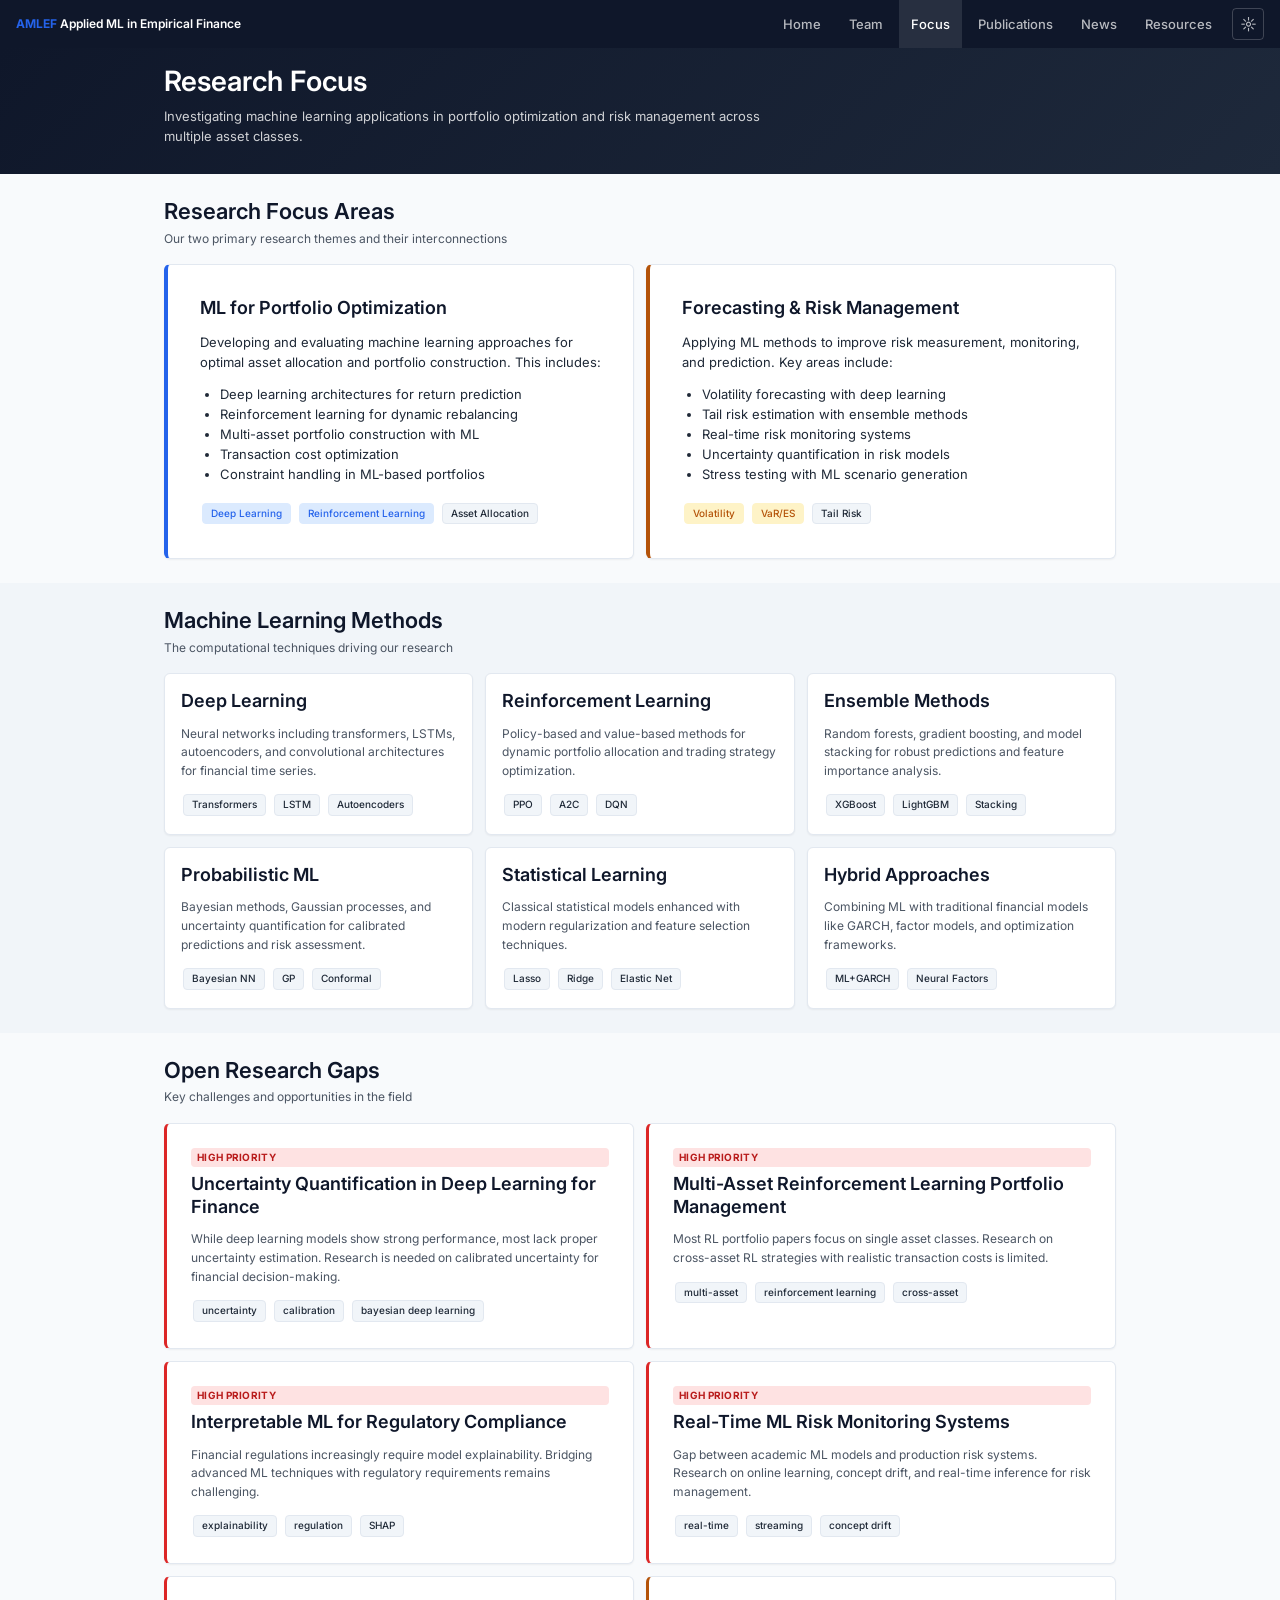
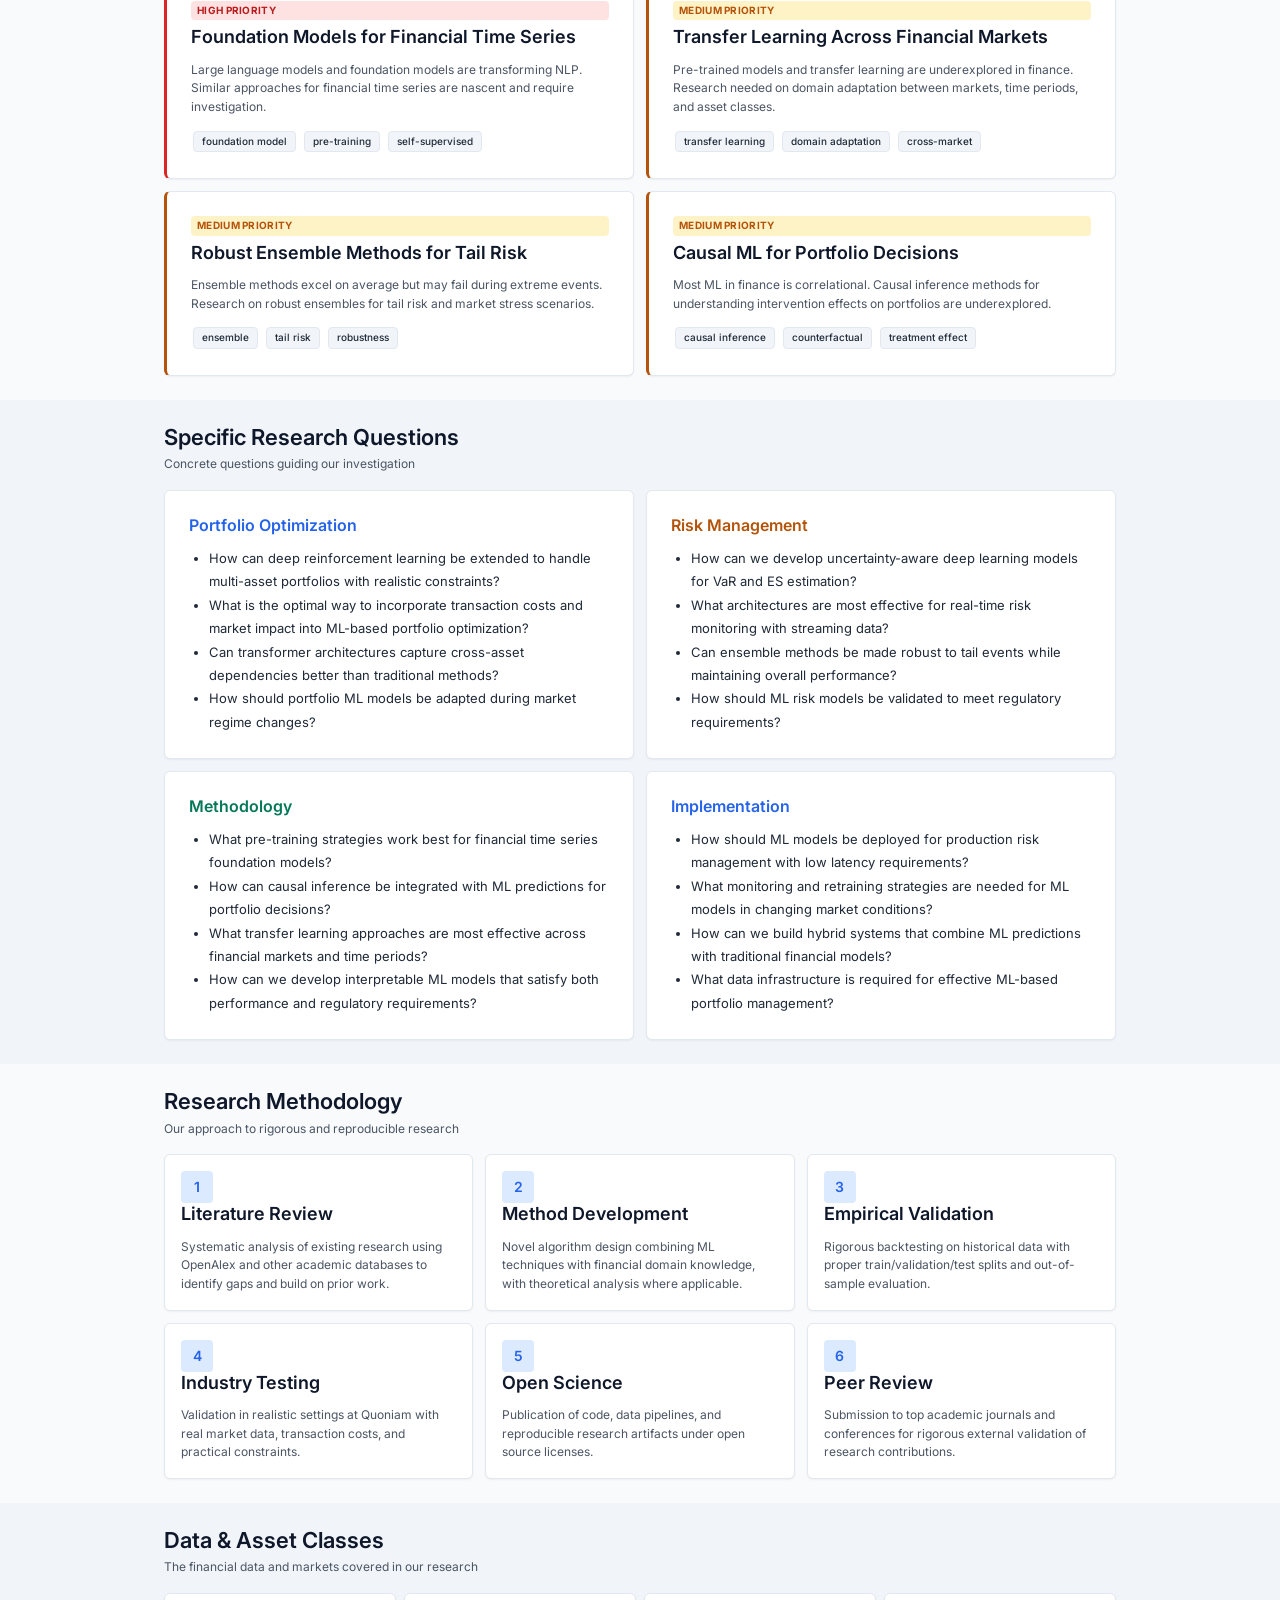
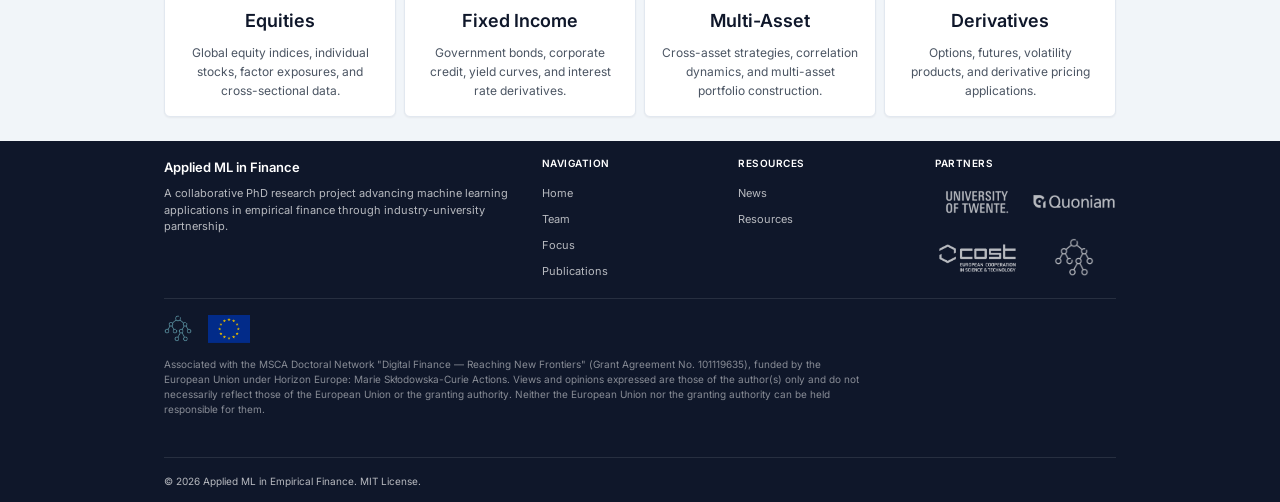
<file: docs/research.html>
<!DOCTYPE html>
<html lang="en">
<head>
    <meta charset="UTF-8">
    <meta name="viewport" content="width=device-width, initial-scale=1.0">
    <title>Research Focus | Applied ML in Empirical Finance</title>
    <meta name="description" content="Research focus, open questions, and methodology for the Applied ML in Empirical Finance PhD project.">
    <meta name="author" content="Joerg Osterrieder">
    <meta property="og:title" content="Research Focus | Applied ML in Empirical Finance">
    <meta property="og:description" content="Research focus areas, ML methods, and open research gaps in Applied ML for Finance.">
    <meta property="og:type" content="website">
    <meta property="og:url" content="https://empirical-finance.com/research.html">
    <link rel="canonical" href="https://empirical-finance.com/research.html">
    <script src="js/theme-init.js"></script>
    <link rel="preconnect" href="https://fonts.googleapis.com">
    <link rel="preconnect" href="https://fonts.gstatic.com" crossorigin>
    <link href="https://fonts.googleapis.com/css2?family=Inter:wght@400;500;600;700&display=swap" rel="stylesheet">
    <link rel="stylesheet" href="css/style.css">
    <link rel="icon" href="assets/images/favicon.svg" type="image/svg+xml">
</head>
<body>
    <a href="#main-content" class="skip-link">Skip to main content</a>

    <!-- Navbar -->
    <nav class="navbar" aria-label="Main navigation">
        <a href="index.html" class="navbar-brand"><span class="navbar-abbrev">AMLEF</span> Applied ML in Empirical Finance</a>
        <button class="mobile-toggle" aria-label="Toggle navigation" aria-expanded="false" aria-controls="main-nav"><span></span><span></span><span></span></button>
        <ul class="navbar-nav" id="main-nav">
            <li><a href="index.html">Home</a></li>
            <li><a href="team.html">Team</a></li>
            <li><a href="research.html" class="active" aria-current="page">Focus</a></li>
            <li><a href="publications.html">Publications</a></li>
            <li><a href="news.html">News</a></li>
            <li><a href="resources.html">Resources</a></li>
        </ul>
        <button class="theme-toggle" id="theme-toggle" aria-label="Toggle dark mode">
            <span class="theme-toggle-icon theme-toggle-light">&#9788;</span>
            <span class="theme-toggle-icon theme-toggle-dark">&#9789;</span>
        </button>
    </nav>

    <main id="main-content">
        <!-- Header -->
        <section class="hero hero-subpage">
            <div class="container">
                <h1>Research Focus</h1>
                <p class="hero-subtitle">
                    Investigating machine learning applications in portfolio optimization
                    and risk management across multiple asset classes.
                </p>
            </div>
        </section>

        <!-- Research Focus -->
        <section class="section" id="focus-areas">
            <div class="container">
                <div class="section-title">
                    <h2>Research Focus Areas</h2>
                    <p>Our two primary research themes and their interconnections</p>
                </div>

                <div class="grid-2">
                    <div class="card" style="padding: 2rem; border-left: 4px solid var(--primary);">
                        <h3>ML for Portfolio Optimization</h3>
                        <p>
                            Developing and evaluating machine learning approaches for optimal asset allocation
                            and portfolio construction. This includes:
                        </p>
                        <ul style="margin: 0 0 1rem; padding-left: 1.25rem;">
                            <li>Deep learning architectures for return prediction</li>
                            <li>Reinforcement learning for dynamic rebalancing</li>
                            <li>Multi-asset portfolio construction with ML</li>
                            <li>Transaction cost optimization</li>
                            <li>Constraint handling in ML-based portfolios</li>
                        </ul>
                        <div>
                            <span class="tag tag-primary">Deep Learning</span>
                            <span class="tag tag-primary">Reinforcement Learning</span>
                            <span class="tag">Asset Allocation</span>
                        </div>
                    </div>

                    <div class="card" style="padding: 2rem; border-left: 4px solid var(--accent);">
                        <h3>Forecasting &amp; Risk Management</h3>
                        <p>
                            Applying ML methods to improve risk measurement, monitoring, and prediction.
                            Key areas include:
                        </p>
                        <ul style="margin: 0 0 1rem; padding-left: 1.25rem;">
                            <li>Volatility forecasting with deep learning</li>
                            <li>Tail risk estimation with ensemble methods</li>
                            <li>Real-time risk monitoring systems</li>
                            <li>Uncertainty quantification in risk models</li>
                            <li>Stress testing with ML scenario generation</li>
                        </ul>
                        <div>
                            <span class="tag tag-accent">Volatility</span>
                            <span class="tag tag-accent">VaR/ES</span>
                            <span class="tag">Tail Risk</span>
                        </div>
                    </div>
                </div>
            </div>
        </section>

        <!-- ML Methods -->
        <section class="section bg-alt" id="ml-methods">
            <div class="container">
                <div class="section-title">
                    <h2>Machine Learning Methods</h2>
                    <p>The computational techniques driving our research</p>
                </div>

                <div class="grid-3">
                    <div class="card">
                        <h3>Deep Learning</h3>
                        <p class="card-text">
                            Neural networks including transformers, LSTMs, autoencoders, and
                            convolutional architectures for financial time series.
                        </p>
                        <div class="mt-2">
                            <span class="tag">Transformers</span>
                            <span class="tag">LSTM</span>
                            <span class="tag">Autoencoders</span>
                        </div>
                    </div>

                    <div class="card">
                        <h3>Reinforcement Learning</h3>
                        <p class="card-text">
                            Policy-based and value-based methods for dynamic portfolio allocation
                            and trading strategy optimization.
                        </p>
                        <div class="mt-2">
                            <span class="tag">PPO</span>
                            <span class="tag">A2C</span>
                            <span class="tag">DQN</span>
                        </div>
                    </div>

                    <div class="card">
                        <h3>Ensemble Methods</h3>
                        <p class="card-text">
                            Random forests, gradient boosting, and model stacking for robust
                            predictions and feature importance analysis.
                        </p>
                        <div class="mt-2">
                            <span class="tag">XGBoost</span>
                            <span class="tag">LightGBM</span>
                            <span class="tag">Stacking</span>
                        </div>
                    </div>

                    <div class="card">
                        <h3>Probabilistic ML</h3>
                        <p class="card-text">
                            Bayesian methods, Gaussian processes, and uncertainty quantification
                            for calibrated predictions and risk assessment.
                        </p>
                        <div class="mt-2">
                            <span class="tag">Bayesian NN</span>
                            <span class="tag">GP</span>
                            <span class="tag">Conformal</span>
                        </div>
                    </div>

                    <div class="card">
                        <h3>Statistical Learning</h3>
                        <p class="card-text">
                            Classical statistical models enhanced with modern regularization
                            and feature selection techniques.
                        </p>
                        <div class="mt-2">
                            <span class="tag">Lasso</span>
                            <span class="tag">Ridge</span>
                            <span class="tag">Elastic Net</span>
                        </div>
                    </div>

                    <div class="card">
                        <h3>Hybrid Approaches</h3>
                        <p class="card-text">
                            Combining ML with traditional financial models like GARCH,
                            factor models, and optimization frameworks.
                        </p>
                        <div class="mt-2">
                            <span class="tag">ML+GARCH</span>
                            <span class="tag">Neural Factors</span>
                        </div>
                    </div>
                </div>
            </div>
        </section>

        <!-- Research Gaps -->
        <section class="section" id="research-gaps">
            <div class="container">
                <div class="section-title">
                    <h2>Open Research Gaps</h2>
                    <p>Key challenges and opportunities in the field</p>
                </div>

                <div class="grid-2">
                    <div class="card gap-card high" style="padding: 1.5rem;">
                        <span class="gap-importance high">High Priority</span>
                        <h3>Uncertainty Quantification in Deep Learning for Finance</h3>
                        <p class="card-text">
                            While deep learning models show strong performance, most lack proper uncertainty estimation.
                            Research is needed on calibrated uncertainty for financial decision-making.
                        </p>
                        <div class="mt-2">
                            <span class="tag">uncertainty</span>
                            <span class="tag">calibration</span>
                            <span class="tag">bayesian deep learning</span>
                        </div>
                    </div>

                    <div class="card gap-card high" style="padding: 1.5rem;">
                        <span class="gap-importance high">High Priority</span>
                        <h3>Multi-Asset Reinforcement Learning Portfolio Management</h3>
                        <p class="card-text">
                            Most RL portfolio papers focus on single asset classes.
                            Research on cross-asset RL strategies with realistic transaction costs is limited.
                        </p>
                        <div class="mt-2">
                            <span class="tag">multi-asset</span>
                            <span class="tag">reinforcement learning</span>
                            <span class="tag">cross-asset</span>
                        </div>
                    </div>

                    <div class="card gap-card high" style="padding: 1.5rem;">
                        <span class="gap-importance high">High Priority</span>
                        <h3>Interpretable ML for Regulatory Compliance</h3>
                        <p class="card-text">
                            Financial regulations increasingly require model explainability.
                            Bridging advanced ML techniques with regulatory requirements remains challenging.
                        </p>
                        <div class="mt-2">
                            <span class="tag">explainability</span>
                            <span class="tag">regulation</span>
                            <span class="tag">SHAP</span>
                        </div>
                    </div>

                    <div class="card gap-card high" style="padding: 1.5rem;">
                        <span class="gap-importance high">High Priority</span>
                        <h3>Real-Time ML Risk Monitoring Systems</h3>
                        <p class="card-text">
                            Gap between academic ML models and production risk systems.
                            Research on online learning, concept drift, and real-time inference for risk management.
                        </p>
                        <div class="mt-2">
                            <span class="tag">real-time</span>
                            <span class="tag">streaming</span>
                            <span class="tag">concept drift</span>
                        </div>
                    </div>

                    <div class="card gap-card high" style="padding: 1.5rem;">
                        <span class="gap-importance high">High Priority</span>
                        <h3>Foundation Models for Financial Time Series</h3>
                        <p class="card-text">
                            Large language models and foundation models are transforming NLP.
                            Similar approaches for financial time series are nascent and require investigation.
                        </p>
                        <div class="mt-2">
                            <span class="tag">foundation model</span>
                            <span class="tag">pre-training</span>
                            <span class="tag">self-supervised</span>
                        </div>
                    </div>

                    <div class="card gap-card medium" style="padding: 1.5rem;">
                        <span class="gap-importance medium">Medium Priority</span>
                        <h3>Transfer Learning Across Financial Markets</h3>
                        <p class="card-text">
                            Pre-trained models and transfer learning are underexplored in finance.
                            Research needed on domain adaptation between markets, time periods, and asset classes.
                        </p>
                        <div class="mt-2">
                            <span class="tag">transfer learning</span>
                            <span class="tag">domain adaptation</span>
                            <span class="tag">cross-market</span>
                        </div>
                    </div>

                    <div class="card gap-card medium" style="padding: 1.5rem;">
                        <span class="gap-importance medium">Medium Priority</span>
                        <h3>Robust Ensemble Methods for Tail Risk</h3>
                        <p class="card-text">
                            Ensemble methods excel on average but may fail during extreme events.
                            Research on robust ensembles for tail risk and market stress scenarios.
                        </p>
                        <div class="mt-2">
                            <span class="tag">ensemble</span>
                            <span class="tag">tail risk</span>
                            <span class="tag">robustness</span>
                        </div>
                    </div>

                    <div class="card gap-card medium" style="padding: 1.5rem;">
                        <span class="gap-importance medium">Medium Priority</span>
                        <h3>Causal ML for Portfolio Decisions</h3>
                        <p class="card-text">
                            Most ML in finance is correlational. Causal inference methods for
                            understanding intervention effects on portfolios are underexplored.
                        </p>
                        <div class="mt-2">
                            <span class="tag">causal inference</span>
                            <span class="tag">counterfactual</span>
                            <span class="tag">treatment effect</span>
                        </div>
                    </div>
                </div>
            </div>
        </section>

        <!-- Research Questions -->
        <section class="section bg-alt" id="research-questions">
            <div class="container">
                <div class="section-title">
                    <h2>Specific Research Questions</h2>
                    <p>Concrete questions guiding our investigation</p>
                </div>

                <div class="grid-2">
                    <div class="card" style="padding: 1.5rem;">
                        <h4 style="color: var(--primary);">Portfolio Optimization</h3>
                        <ul style="margin: 0; padding-left: 1.25rem; line-height: 1.8;">
                            <li>How can deep reinforcement learning be extended to handle multi-asset portfolios with realistic constraints?</li>
                            <li>What is the optimal way to incorporate transaction costs and market impact into ML-based portfolio optimization?</li>
                            <li>Can transformer architectures capture cross-asset dependencies better than traditional methods?</li>
                            <li>How should portfolio ML models be adapted during market regime changes?</li>
                        </ul>
                    </div>

                    <div class="card" style="padding: 1.5rem;">
                        <h4 style="color: var(--accent);">Risk Management</h3>
                        <ul style="margin: 0; padding-left: 1.25rem; line-height: 1.8;">
                            <li>How can we develop uncertainty-aware deep learning models for VaR and ES estimation?</li>
                            <li>What architectures are most effective for real-time risk monitoring with streaming data?</li>
                            <li>Can ensemble methods be made robust to tail events while maintaining overall performance?</li>
                            <li>How should ML risk models be validated to meet regulatory requirements?</li>
                        </ul>
                    </div>

                    <div class="card" style="padding: 1.5rem;">
                        <h4 style="color: var(--success);">Methodology</h3>
                        <ul style="margin: 0; padding-left: 1.25rem; line-height: 1.8;">
                            <li>What pre-training strategies work best for financial time series foundation models?</li>
                            <li>How can causal inference be integrated with ML predictions for portfolio decisions?</li>
                            <li>What transfer learning approaches are most effective across financial markets and time periods?</li>
                            <li>How can we develop interpretable ML models that satisfy both performance and regulatory requirements?</li>
                        </ul>
                    </div>

                    <div class="card" style="padding: 1.5rem;">
                        <h4 style="color: var(--primary);">Implementation</h3>
                        <ul style="margin: 0; padding-left: 1.25rem; line-height: 1.8;">
                            <li>How should ML models be deployed for production risk management with low latency requirements?</li>
                            <li>What monitoring and retraining strategies are needed for ML models in changing market conditions?</li>
                            <li>How can we build hybrid systems that combine ML predictions with traditional financial models?</li>
                            <li>What data infrastructure is required for effective ML-based portfolio management?</li>
                        </ul>
                    </div>
                </div>
            </div>
        </section>

        <!-- Methodology -->
        <section class="section" id="methodology">
            <div class="container">
                <div class="section-title">
                    <h2>Research Methodology</h2>
                    <p>Our approach to rigorous and reproducible research</p>
                </div>

                <div class="grid-3">
                    <div class="card">
                        <div class="card-icon">1</div>
                        <h3>Literature Review</h3>
                        <p class="card-text">
                            Systematic analysis of existing research using OpenAlex and other academic databases
                            to identify gaps and build on prior work.
                        </p>
                    </div>

                    <div class="card">
                        <div class="card-icon">2</div>
                        <h3>Method Development</h3>
                        <p class="card-text">
                            Novel algorithm design combining ML techniques with financial domain knowledge,
                            with theoretical analysis where applicable.
                        </p>
                    </div>

                    <div class="card">
                        <div class="card-icon">3</div>
                        <h3>Empirical Validation</h3>
                        <p class="card-text">
                            Rigorous backtesting on historical data with proper train/validation/test splits
                            and out-of-sample evaluation.
                        </p>
                    </div>

                    <div class="card">
                        <div class="card-icon">4</div>
                        <h3>Industry Testing</h3>
                        <p class="card-text">
                            Validation in realistic settings at Quoniam with real market data,
                            transaction costs, and practical constraints.
                        </p>
                    </div>

                    <div class="card">
                        <div class="card-icon">5</div>
                        <h3>Open Science</h3>
                        <p class="card-text">
                            Publication of code, data pipelines, and reproducible research artifacts
                            under open source licenses.
                        </p>
                    </div>

                    <div class="card">
                        <div class="card-icon">6</div>
                        <h3>Peer Review</h3>
                        <p class="card-text">
                            Submission to top academic journals and conferences for rigorous
                            external validation of research contributions.
                        </p>
                    </div>
                </div>
            </div>
        </section>

        <!-- Data Sources -->
        <section class="section bg-alt" id="data-assets">
            <div class="container">
                <div class="section-title">
                    <h2>Data & Asset Classes</h2>
                    <p>The financial data and markets covered in our research</p>
                </div>

                <div class="grid-4">
                    <div class="card text-center">
                        <h3>Equities</h3>
                        <p class="card-text">
                            Global equity indices, individual stocks, factor exposures, and cross-sectional data.
                        </p>
                    </div>
                    <div class="card text-center">
                        <h3>Fixed Income</h3>
                        <p class="card-text">
                            Government bonds, corporate credit, yield curves, and interest rate derivatives.
                        </p>
                    </div>
                    <div class="card text-center">
                        <h3>Multi-Asset</h3>
                        <p class="card-text">
                            Cross-asset strategies, correlation dynamics, and multi-asset portfolio construction.
                        </p>
                    </div>
                    <div class="card text-center">
                        <h3>Derivatives</h3>
                        <p class="card-text">
                            Options, futures, volatility products, and derivative pricing applications.
                        </p>
                    </div>
                </div>
            </div>
        </section>
    </main>

    <!-- Footer -->
    <footer class="footer">
        <div class="container">
            <div class="footer-grid">
                <div>
                    <div class="footer-brand">Applied ML in Finance</div>
                    <p class="footer-text">
                        A collaborative PhD research project advancing machine learning applications
                        in empirical finance through industry-university partnership.
                    </p>
                </div>
                <div>
                    <h3 class="footer-title">Navigation</h3>
                    <ul class="footer-links">
                        <li><a href="index.html">Home</a></li>
                        <li><a href="team.html">Team</a></li>
                        <li><a href="research.html">Focus</a></li>
                        <li><a href="publications.html">Publications</a></li>
                    </ul>
                </div>
                <div>
                    <h3 class="footer-title">Resources</h3>
                    <ul class="footer-links">
                        <li><a href="news.html">News</a></li>
                        <li><a href="resources.html">Resources</a></li>
                    </ul>
                </div>
                <div>
                    <h3 class="footer-title">Partners</h3>
                    <div class="footer-logos">
                        <a href="https://www.utwente.nl" target="_blank" rel="noopener noreferrer">
                            <img src="assets/images/logos/ut_logo.png" alt="University of Twente" style="height: 40px;">
                        </a>
                        <a href="https://www.quoniam.com" target="_blank" rel="noopener noreferrer">
                            <img src="assets/images/logos/quoniam_logo.png" alt="Quoniam Asset Management">
                        </a>
                        <a href="https://www.cost.eu/actions/CA19130/" target="_blank" rel="noopener noreferrer">
                            <img src="assets/images/logos/cost_logo.png" alt="COST Action" style="height: 28px;">
                        </a>
                        <a href="https://www.digital-finance-msca.com/" target="_blank" rel="noopener noreferrer">
                            <img src="assets/images/logos/msca_digital_finance_logo.png" alt="MSCA Digital Finance" style="height: 40px;">
                        </a>
                    </div>
                </div>
            </div>
            <!-- MSCA-FUNDING-DISCLAIMER-START -->
            <div class="footer-funding">
                <div class="footer-funding-logos">
                    <a href="https://www.digital-finance-msca.com/" target="_blank" rel="noopener noreferrer">
                        <img src="assets/images/logos/msca_digital_finance_logo.png" alt="MSCA Digital Finance">
                    </a>
                    <a href="https://european-union.europa.eu/" target="_blank" rel="noopener noreferrer">
                        <img src="assets/images/logos/eu_flag.png" alt="Funded by the European Union">
                    </a>
                </div>
                <p class="footer-funding-text">
                    Associated with the MSCA Doctoral Network "Digital Finance — Reaching New Frontiers"
                    (Grant Agreement No. 101119635), funded by the European Union under Horizon Europe:
                    Marie Skłodowska-Curie Actions. Views and opinions expressed are those of the author(s)
                    only and do not necessarily reflect those of the European Union or the granting authority.
                    Neither the European Union nor the granting authority can be held responsible for them.
                </p>
            </div>
            <!-- MSCA-FUNDING-DISCLAIMER-END -->
            <div class="footer-bottom">
                <div>&copy; 2026 Applied ML in Empirical Finance. MIT License.</div>
            </div>
        </div>
    </footer>

    <script src="js/main.js"></script>
</body>
</html>
</file>
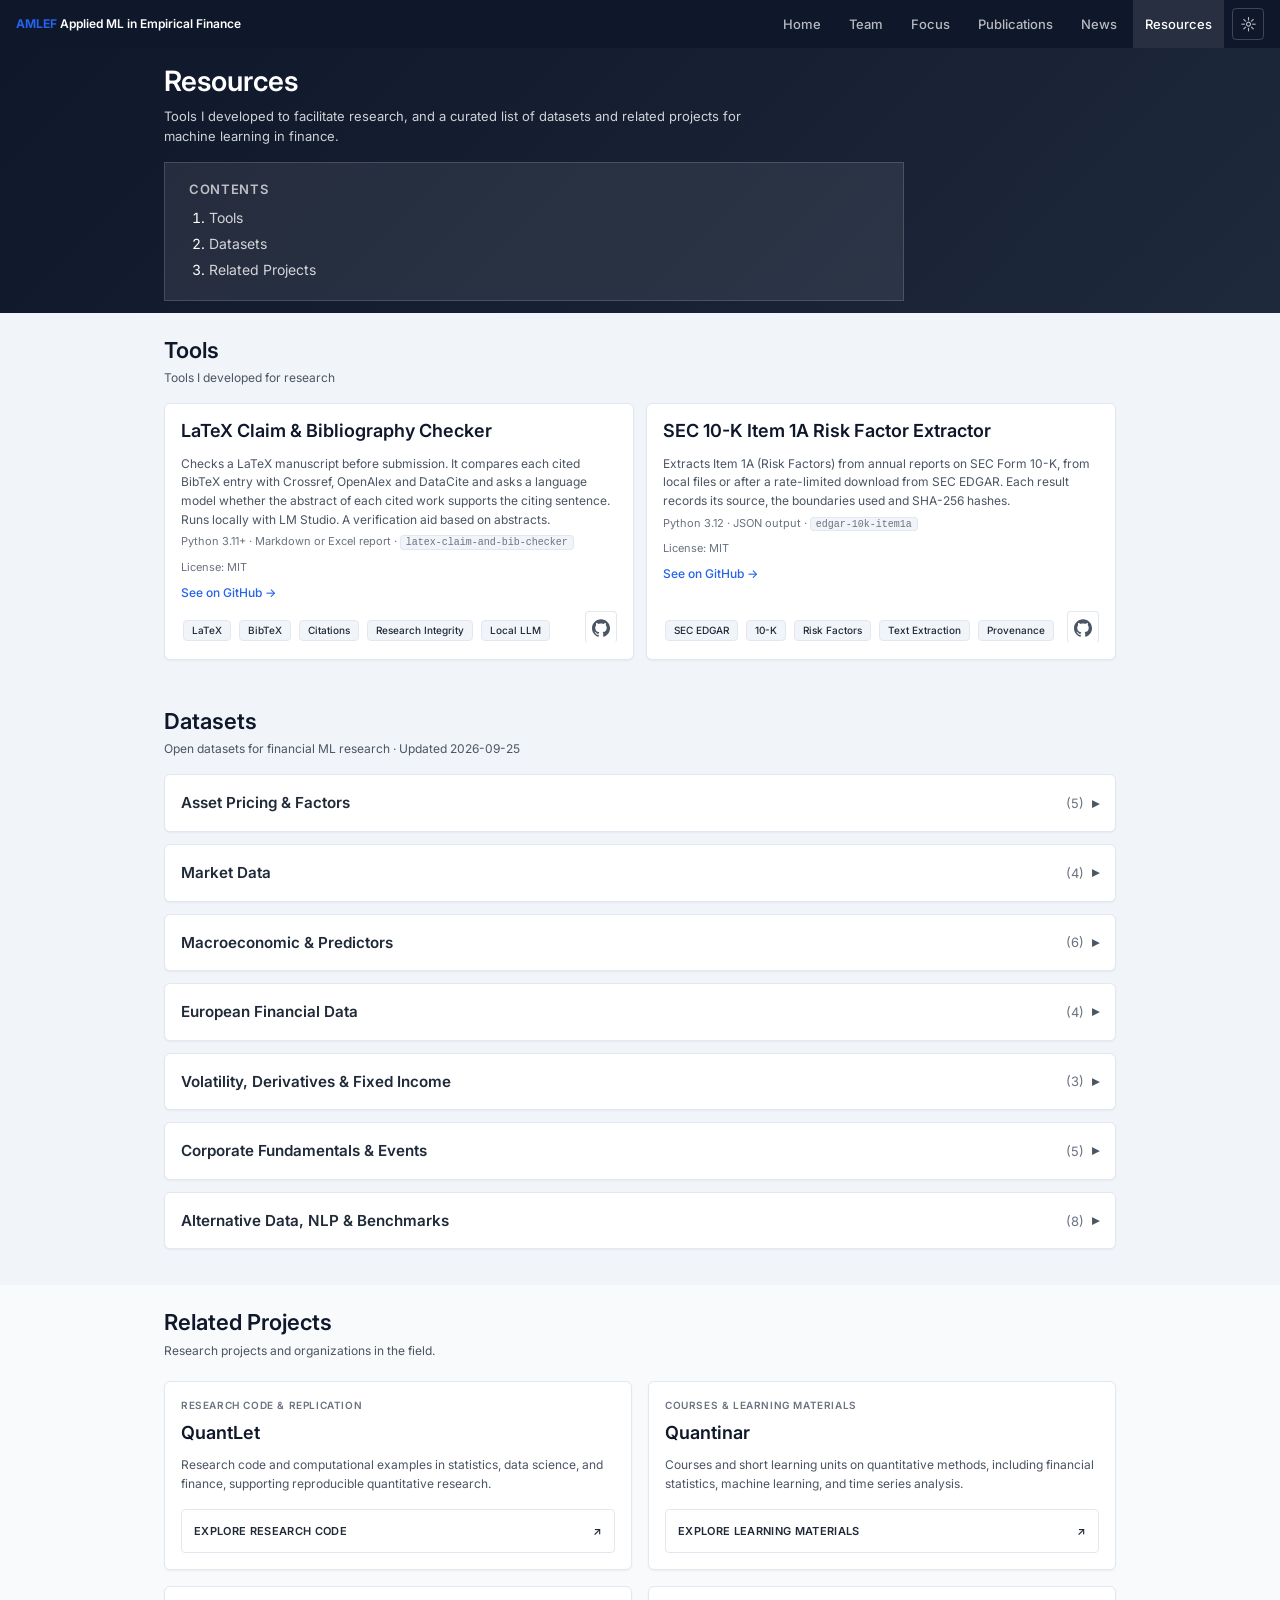
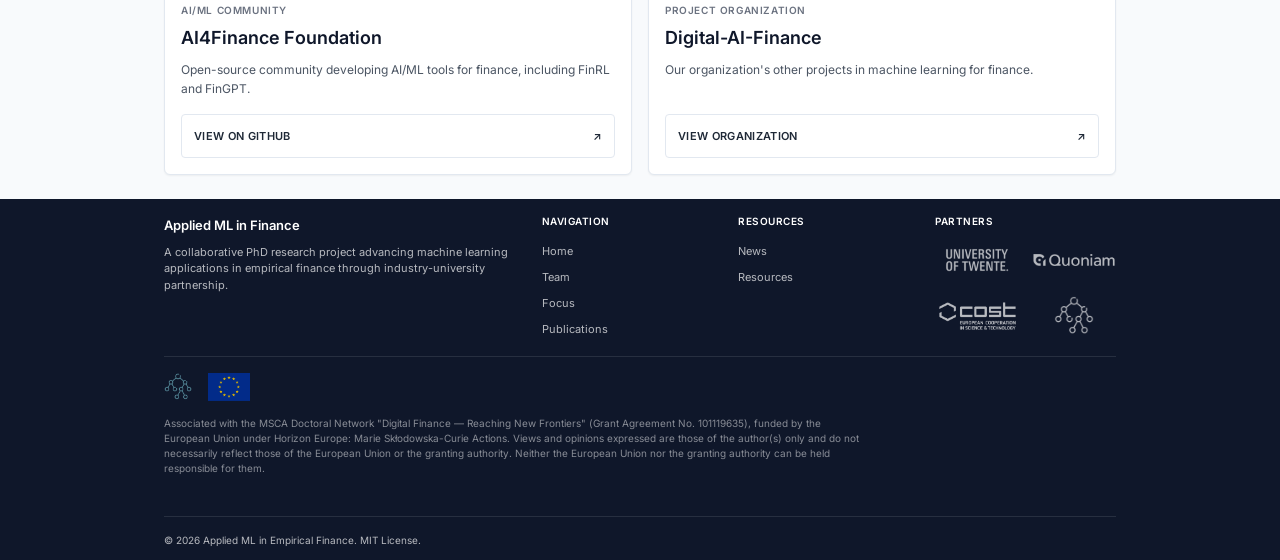
<file: docs/resources.html>
<!DOCTYPE html>
<html lang="en">
<head>
    <meta charset="UTF-8">
    <meta name="viewport" content="width=device-width, initial-scale=1.0">
    <title>Resources | Applied ML in Empirical Finance</title>
    <meta name="description" content="Datasets and tools for machine learning in finance research.">
    <script src="js/theme-init.js"></script>
    <link rel="preconnect" href="https://fonts.googleapis.com">
    <link rel="preconnect" href="https://fonts.gstatic.com" crossorigin>
    <link href="https://fonts.googleapis.com/css2?family=Inter:wght@400;500;600;700&display=swap" rel="stylesheet">
    <link rel="stylesheet" href="css/style.css">
    <meta name="author" content="Joerg Osterrieder">
    <meta property="og:title" content="Resources | Applied ML in Empirical Finance">
    <meta property="og:description" content="Datasets and tools for ML in Finance research.">
    <meta property="og:type" content="website">
    <meta property="og:url" content="https://empirical-finance.com/resources.html">
    <link rel="canonical" href="https://empirical-finance.com/resources.html">
    <link rel="icon" href="assets/images/favicon.svg" type="image/svg+xml">
</head>
<body>
    <a href="#main-content" class="skip-link">Skip to main content</a>

    <nav class="navbar" aria-label="Main navigation">
        <a href="index.html" class="navbar-brand"><span class="navbar-abbrev">AMLEF</span> Applied ML in Empirical Finance</a>
        <button class="mobile-toggle" aria-label="Toggle navigation" aria-expanded="false" aria-controls="main-nav"><span></span><span></span><span></span></button>
        <ul class="navbar-nav" id="main-nav">
            <li><a href="index.html">Home</a></li>
            <li><a href="team.html">Team</a></li>
            <li><a href="research.html">Focus</a></li>
            <li><a href="publications.html">Publications</a></li>
            <li><a href="news.html">News</a></li>
            <li><a href="resources.html" class="active" aria-current="page">Resources</a></li>
        </ul>
        <button class="theme-toggle" id="theme-toggle" aria-label="Toggle dark mode">
            <span class="theme-toggle-icon theme-toggle-light">&#9788;</span>
            <span class="theme-toggle-icon theme-toggle-dark">&#9789;</span>
        </button>
    </nav>

    <main id="main-content">
        <!-- Header -->
        <section class="hero hero-subpage">
            <div class="container">
                <h1>Resources</h1>
                <p class="hero-subtitle">
                    Tools I developed to facilitate research, and a curated list of datasets and related projects for machine learning in finance.
                </p>
                <nav class="article-agenda" aria-label="On this page">
                    <p class="article-agenda-title">Contents</p>
                    <ol>
                        <li><a href="#tools">Tools</a></li>
                        <li><a href="#datasets">Datasets</a></li>
                        <li><a href="#related-projects">Related Projects</a></li>
                    </ol>
                </nav>
            </div>
        </section>

        <!-- Tools -->
        <section class="section bg-alt" id="tools">
            <div class="container">
                <div class="section-title">
                    <h2>Tools</h2>
                    <p>Tools I developed for research</p>
                </div>

                <div class="grid-2">
                    <div class="card">
                        <h3>LaTeX Claim &amp; Bibliography Checker</h3>
                        <p class="card-text">
                            Checks a LaTeX manuscript before submission. It compares each cited BibTeX entry
                            with Crossref, OpenAlex and DataCite and asks a language model whether the abstract
                            of each cited work supports the citing sentence. Runs locally with LM Studio.
                            A verification aid based on abstracts.
                        </p>
                        <p class="dataset-meta">Python 3.11+ &middot; Markdown or Excel report &middot; <code>latex-claim-and-bib-checker</code></p>
                        <p class="dataset-meta">License: MIT</p>
                        <a href="https://github.com/HoffmannDennis/latex-claim-and-bib-checker" target="_blank" rel="noopener noreferrer" class="card-link">See on GitHub &rarr;</a>
                        <div class="tool-card-footer">
                            <div>
                                <span class="tag">LaTeX</span>
                                <span class="tag">BibTeX</span>
                                <span class="tag">Citations</span>
                                <span class="tag">Research Integrity</span>
                                <span class="tag">Local LLM</span>
                            </div>
                            <a href="https://github.com/HoffmannDennis/latex-claim-and-bib-checker" target="_blank" rel="noopener noreferrer" class="icon-link" aria-label="GitHub" data-tooltip="GitHub" title="GitHub">
                                <svg viewBox="0 0 24 24" xmlns="http://www.w3.org/2000/svg"><path d="M12 .297c-6.63 0-12 5.373-12 12 0 5.303 3.438 9.8 8.205 11.385.6.113.82-.258.82-.577 0-.285-.01-1.04-.015-2.04-3.338.724-4.042-1.61-4.042-1.61C4.422 18.07 3.633 17.7 3.633 17.7c-1.087-.744.084-.729.084-.729 1.205.084 1.838 1.236 1.838 1.236 1.07 1.835 2.809 1.305 3.495.998.108-.776.417-1.305.76-1.605-2.665-.3-5.466-1.332-5.466-5.93 0-1.31.465-2.38 1.235-3.22-.135-.303-.54-1.523.105-3.176 0 0 1.005-.322 3.3 1.23.96-.267 1.98-.399 3-.405 1.02.006 2.04.138 3 .405 2.28-1.552 3.285-1.23 3.285-1.23.645 1.653.24 2.873.12 3.176.765.84 1.23 1.91 1.23 3.22 0 4.61-2.805 5.625-5.475 5.92.42.36.81 1.096.81 2.22 0 1.606-.015 2.896-.015 3.286 0 .315.21.69.825.57C20.565 22.092 24 17.592 24 12.297c0-6.627-5.373-12-12-12"/></svg>
                            </a>
                        </div>
                    </div>
                    <div class="card">
                        <h3>SEC 10-K Item 1A Risk Factor Extractor</h3>
                        <p class="card-text">
                            Extracts Item 1A (Risk Factors) from annual reports on SEC Form 10-K, from local
                            files or after a rate-limited download from SEC EDGAR. Each result records its source,
                            the boundaries used and SHA-256 hashes.
                        </p>
                        <p class="dataset-meta">Python 3.12 &middot; JSON output &middot; <code>edgar-10k-item1a</code></p>
                        <p class="dataset-meta">License: MIT</p>
                        <a href="https://github.com/HoffmannDennis/edgar-10k-item1a" target="_blank" rel="noopener noreferrer" class="card-link">See on GitHub &rarr;</a>
                        <div class="tool-card-footer">
                            <div>
                                <span class="tag">SEC EDGAR</span>
                                <span class="tag">10-K</span>
                                <span class="tag">Risk Factors</span>
                                <span class="tag">Text Extraction</span>
                                <span class="tag">Provenance</span>
                            </div>
                            <a href="https://github.com/HoffmannDennis/edgar-10k-item1a" target="_blank" rel="noopener noreferrer" class="icon-link" aria-label="GitHub" data-tooltip="GitHub" title="GitHub">
                                <svg viewBox="0 0 24 24" xmlns="http://www.w3.org/2000/svg"><path d="M12 .297c-6.63 0-12 5.373-12 12 0 5.303 3.438 9.8 8.205 11.385.6.113.82-.258.82-.577 0-.285-.01-1.04-.015-2.04-3.338.724-4.042-1.61-4.042-1.61C4.422 18.07 3.633 17.7 3.633 17.7c-1.087-.744.084-.729.084-.729 1.205.084 1.838 1.236 1.838 1.236 1.07 1.835 2.809 1.305 3.495.998.108-.776.417-1.305.76-1.605-2.665-.3-5.466-1.332-5.466-5.93 0-1.31.465-2.38 1.235-3.22-.135-.303-.54-1.523.105-3.176 0 0 1.005-.322 3.3 1.23.96-.267 1.98-.399 3-.405 1.02.006 2.04.138 3 .405 2.28-1.552 3.285-1.23 3.285-1.23.645 1.653.24 2.873.12 3.176.765.84 1.23 1.91 1.23 3.22 0 4.61-2.805 5.625-5.475 5.92.42.36.81 1.096.81 2.22 0 1.606-.015 2.896-.015 3.286 0 .315.21.69.825.57C20.565 22.092 24 17.592 24 12.297c0-6.627-5.373-12-12-12"/></svg>
                            </a>
                        </div>
                    </div>
                </div>
            </div>
        </section>

        <!-- Datasets -->
        <section class="section bg-alt" id="datasets">
            <div class="container">
                <div class="section-title">
                    <h2>Datasets</h2>
                    <p>Open datasets for financial ML research &middot; <span id="datasets-last-updated"></span></p>
                </div>
                <div id="datasets-grid">
                    <p class="loading">Loading datasets...</p>
                </div>
            </div>
        </section>

        <!-- Related Projects -->
        <section class="section" id="related-projects" aria-labelledby="related-projects-title">
            <div class="container">
                <div class="section-title">
                    <h2 id="related-projects-title">Related Projects</h2>
                    <p>Research projects and organizations in the field.</p>
                </div>

                <div class="grid-2">
                    <article class="card" aria-labelledby="quantlet-title">
                        <div class="resource-kind">Research code &amp; replication</div>
                        <h3 id="quantlet-title">QuantLet</h3>
                        <p class="card-text">
                            Research code and computational examples in statistics, data science, and finance,
                            supporting reproducible quantitative research.
                        </p>
                        <a href="https://github.com/QuantLet" target="_blank" rel="noopener noreferrer" class="btn btn-secondary">
                            Explore research code <span aria-hidden="true">↗</span>
                        </a>
                    </article>

                    <article class="card" aria-labelledby="quantinar-title">
                        <div class="resource-kind">Courses &amp; learning materials</div>
                        <h3 id="quantinar-title">Quantinar</h3>
                        <p class="card-text">
                            Courses and short learning units on quantitative methods, including financial statistics,
                            machine learning, and time series analysis.
                        </p>
                        <a href="https://quantinar.com/" target="_blank" rel="noopener noreferrer" class="btn btn-secondary">
                            Explore learning materials <span aria-hidden="true">↗</span>
                        </a>
                    </article>

                    <article class="card" aria-labelledby="ai4finance-title">
                        <div class="resource-kind">AI/ML community</div>
                        <h3 id="ai4finance-title">AI4Finance Foundation</h3>
                        <p class="card-text">
                            Open-source community developing AI/ML tools for finance,
                            including FinRL and FinGPT.
                        </p>
                        <a href="https://github.com/AI4Finance-Foundation" target="_blank" rel="noopener noreferrer" class="btn btn-secondary">
                            View on GitHub <span aria-hidden="true">↗</span>
                        </a>
                    </article>

                    <article class="card" aria-labelledby="digital-ai-finance-title">
                        <div class="resource-kind">Project organization</div>
                        <h3 id="digital-ai-finance-title">Digital-AI-Finance</h3>
                        <p class="card-text">
                            Our organization's other projects in machine learning
                            for finance.
                        </p>
                        <a href="https://github.com/Digital-AI-Finance" target="_blank" rel="noopener noreferrer" class="btn btn-secondary">
                            View organization <span aria-hidden="true">↗</span>
                        </a>
                    </article>
                </div>
            </div>
        </section>

    </main>

    <!-- Footer -->
    <footer class="footer">
        <div class="container">
            <div class="footer-grid">
                <div>
                    <div class="footer-brand">Applied ML in Finance</div>
                    <p class="footer-text">
                        A collaborative PhD research project advancing machine learning applications
                        in empirical finance through industry-university partnership.
                    </p>
                </div>
                <div>
                    <h3 class="footer-title">Navigation</h3>
                    <ul class="footer-links">
                        <li><a href="index.html">Home</a></li>
                        <li><a href="team.html">Team</a></li>
                        <li><a href="research.html">Focus</a></li>
                        <li><a href="publications.html">Publications</a></li>
                    </ul>
                </div>
                <div>
                    <h3 class="footer-title">Resources</h3>
                    <ul class="footer-links">
                        <li><a href="news.html">News</a></li>
                        <li><a href="resources.html">Resources</a></li>
                    </ul>
                </div>
                <div>
                    <h3 class="footer-title">Partners</h3>
                    <div class="footer-logos">
                        <a href="https://www.utwente.nl" target="_blank" rel="noopener noreferrer">
                            <img src="assets/images/logos/ut_logo.png" alt="University of Twente" style="height: 40px;">
                        </a>
                        <a href="https://www.quoniam.com" target="_blank" rel="noopener noreferrer">
                            <img src="assets/images/logos/quoniam_logo.png" alt="Quoniam Asset Management">
                        </a>
                        <a href="https://www.cost.eu/actions/CA19130/" target="_blank" rel="noopener noreferrer">
                            <img src="assets/images/logos/cost_logo.png" alt="COST Action" style="height: 28px;">
                        </a>
                        <a href="https://www.digital-finance-msca.com/" target="_blank" rel="noopener noreferrer">
                            <img src="assets/images/logos/msca_digital_finance_logo.png" alt="MSCA Digital Finance" style="height: 40px;">
                        </a>
                    </div>
                </div>
            </div>
            <!-- MSCA-FUNDING-DISCLAIMER-START -->
            <div class="footer-funding">
                <div class="footer-funding-logos">
                    <a href="https://www.digital-finance-msca.com/" target="_blank" rel="noopener noreferrer">
                        <img src="assets/images/logos/msca_digital_finance_logo.png" alt="MSCA Digital Finance">
                    </a>
                    <a href="https://european-union.europa.eu/" target="_blank" rel="noopener noreferrer">
                        <img src="assets/images/logos/eu_flag.png" alt="Funded by the European Union">
                    </a>
                </div>
                <p class="footer-funding-text">
                    Associated with the MSCA Doctoral Network "Digital Finance — Reaching New Frontiers"
                    (Grant Agreement No. 101119635), funded by the European Union under Horizon Europe:
                    Marie Skłodowska-Curie Actions. Views and opinions expressed are those of the author(s)
                    only and do not necessarily reflect those of the European Union or the granting authority.
                    Neither the European Union nor the granting authority can be held responsible for them.
                </p>
            </div>
            <!-- MSCA-FUNDING-DISCLAIMER-END -->
            <div class="footer-bottom">
                <div>&copy; 2026 Applied ML in Empirical Finance. MIT License.</div>
            </div>
        </div>
    </footer>

    <script src="js/main.js"></script>
    <script src="js/resources.js"></script>
</body>
</html>
</file>
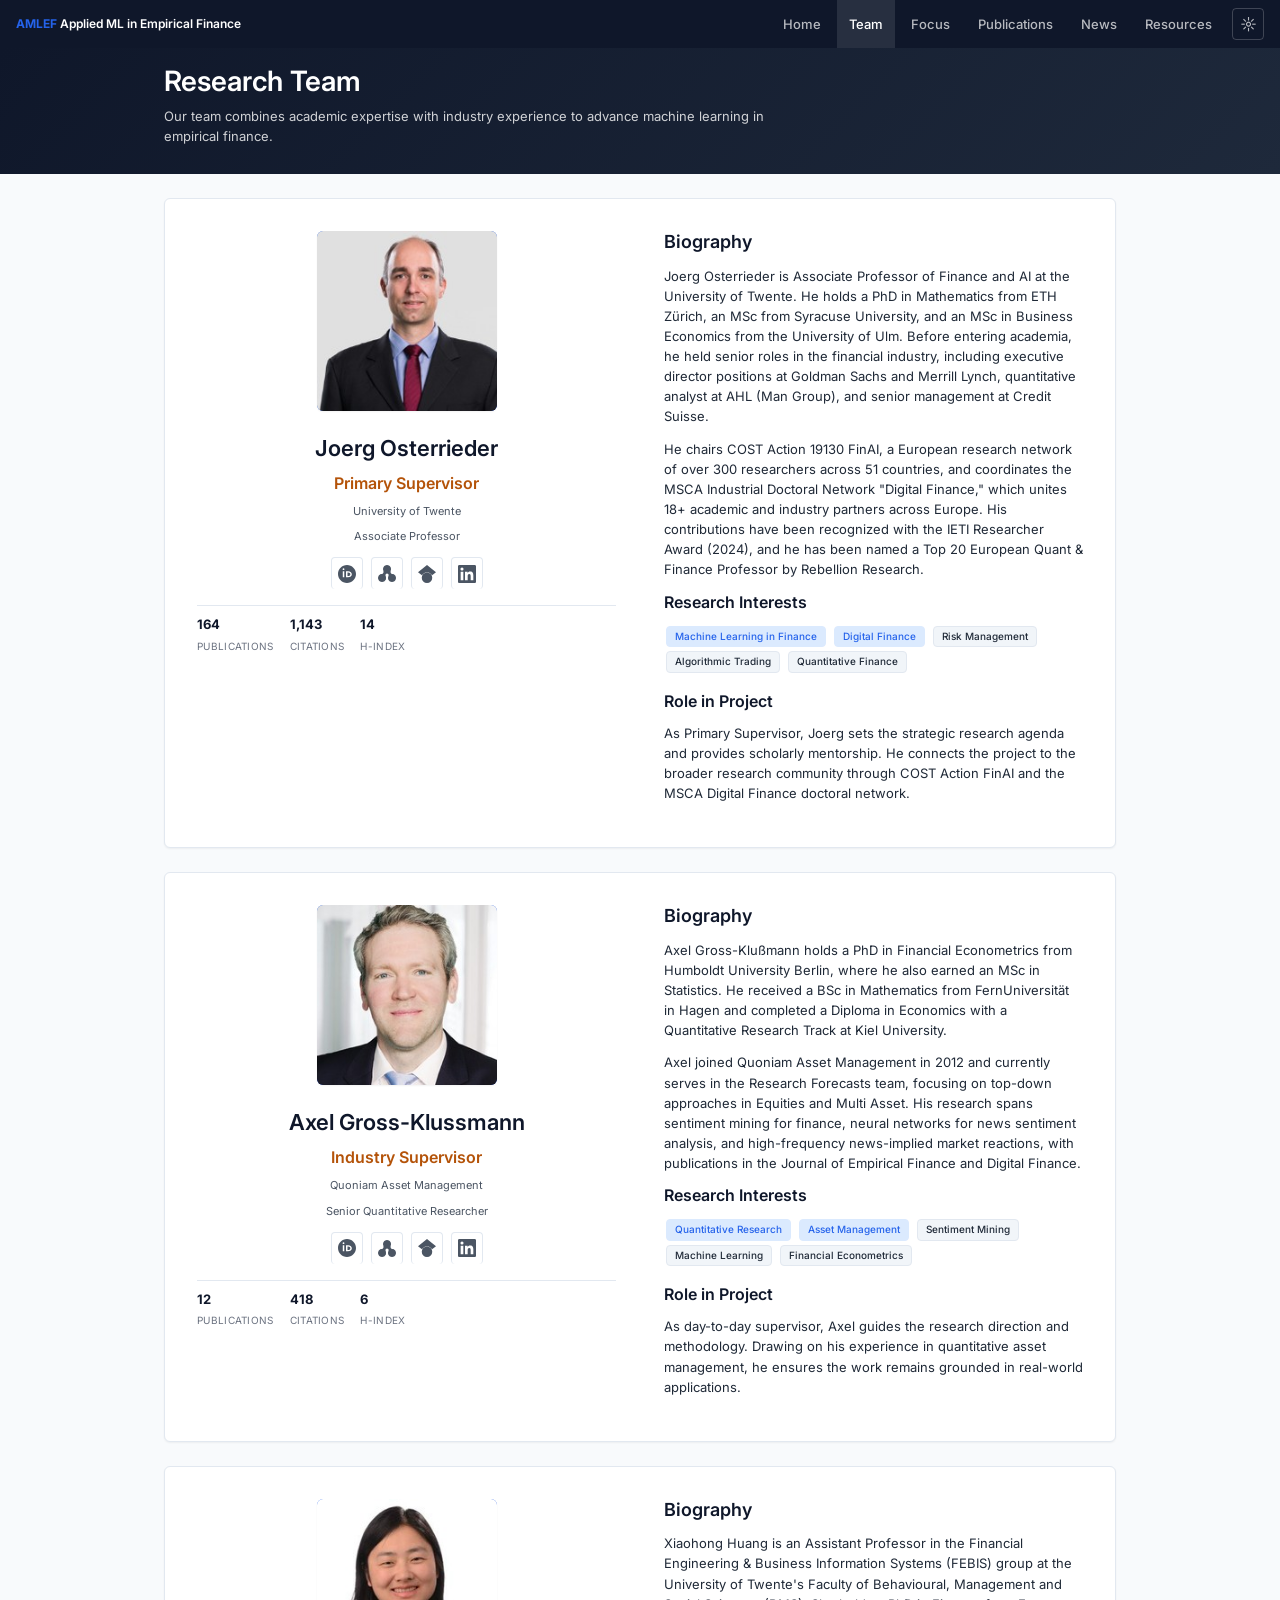
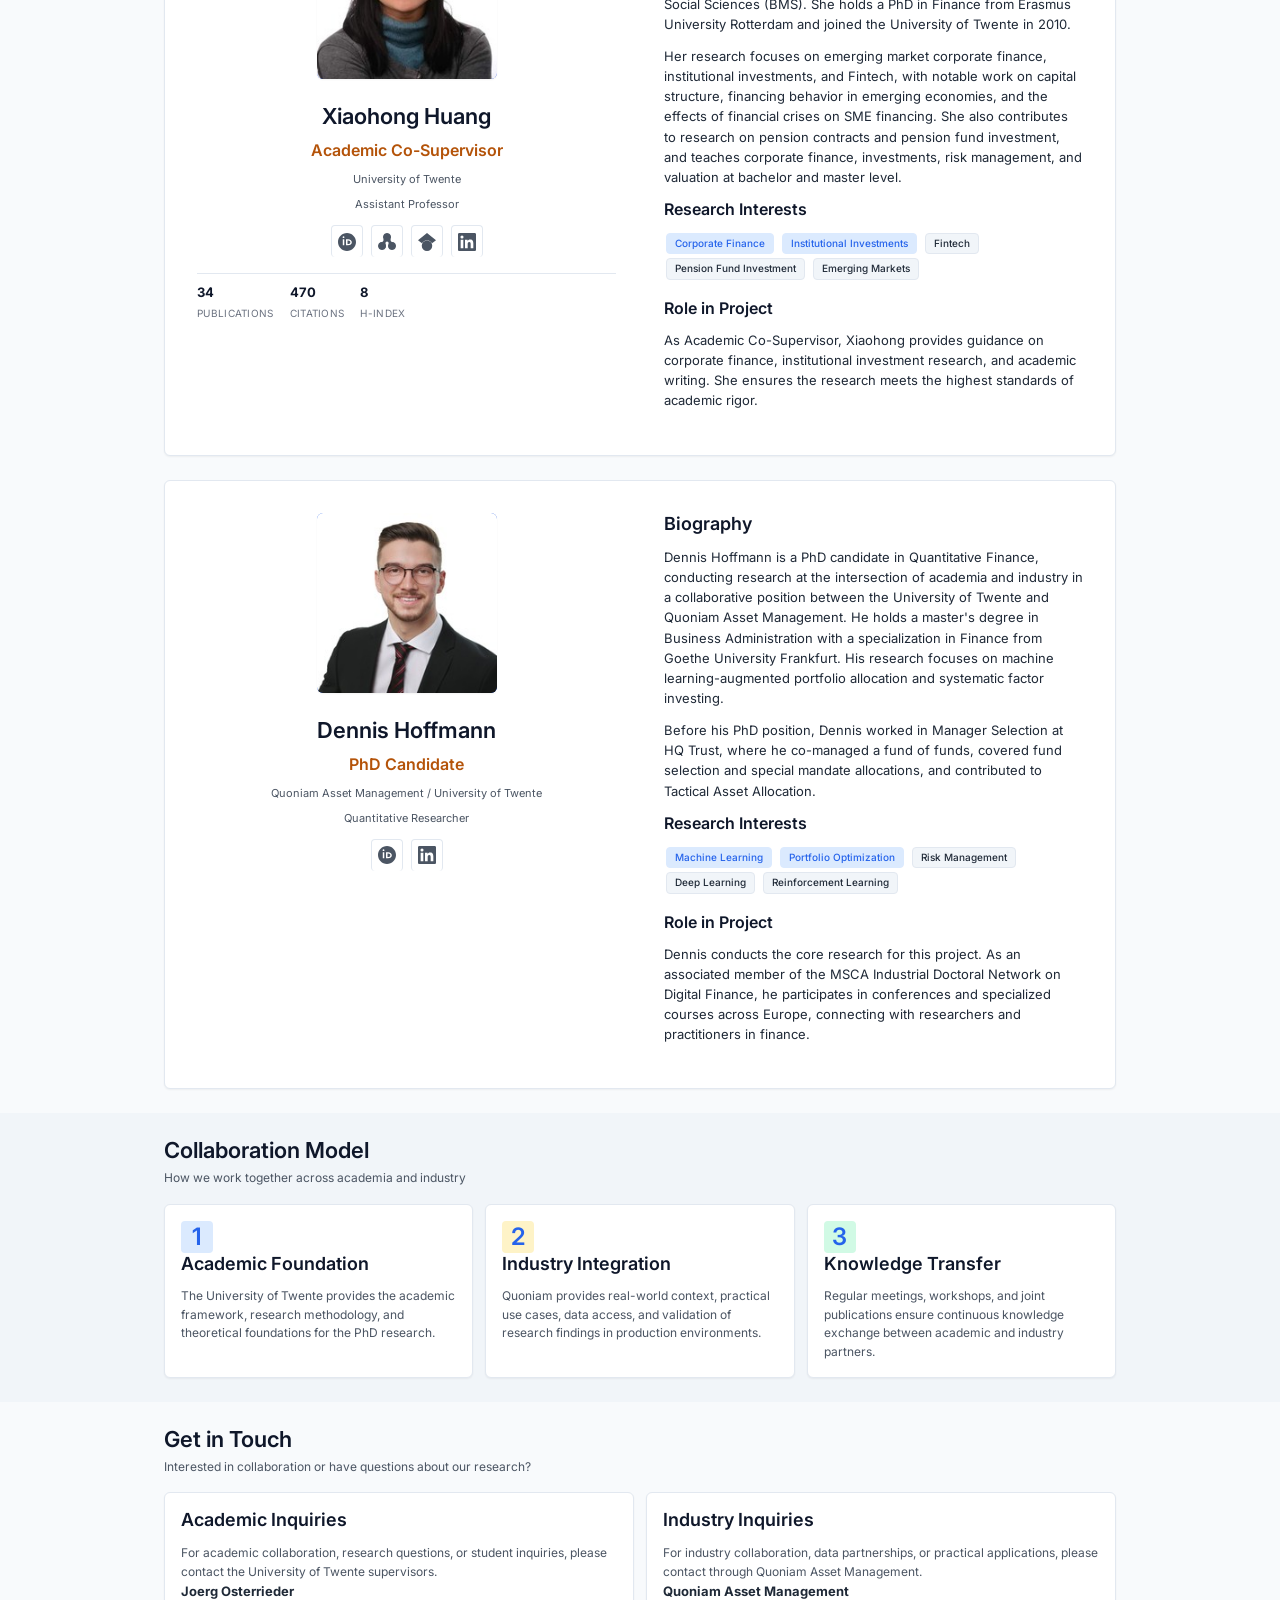
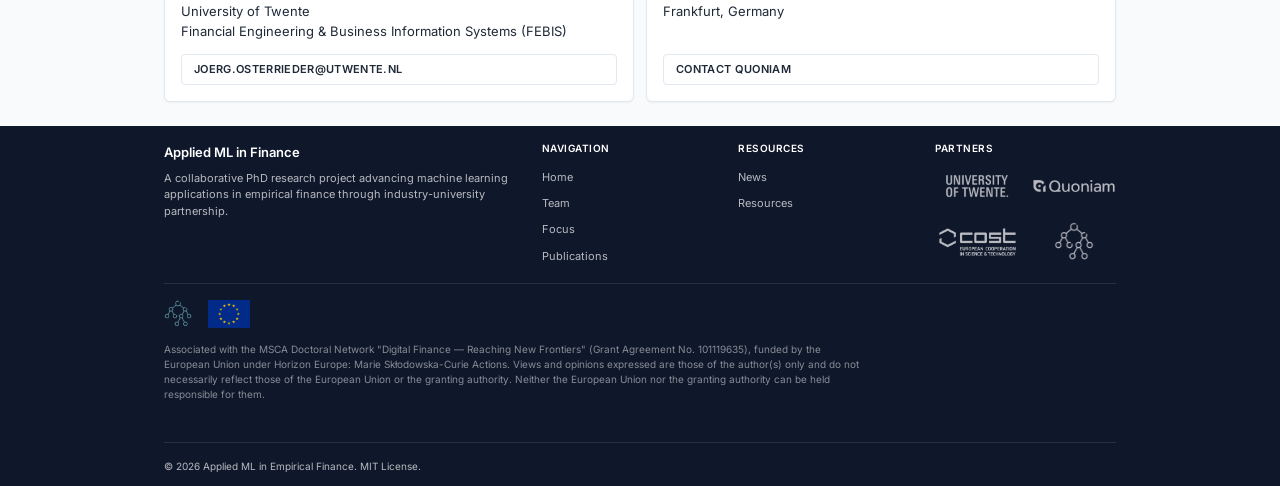
<file: docs/team.html>
<!DOCTYPE html>
<html lang="en">
<head>
    <meta charset="UTF-8">
    <meta name="viewport" content="width=device-width, initial-scale=1.0">
    <title>Research Team | Applied ML in Empirical Finance</title>
    <meta name="description" content="Meet the research team behind the Applied ML in Empirical Finance PhD project.">
    <meta name="author" content="Joerg Osterrieder">
    <meta property="og:title" content="Research Team | Applied ML in Empirical Finance">
    <meta property="og:description" content="Meet the research team behind the Applied ML in Empirical Finance project.">
    <meta property="og:type" content="website">
    <meta property="og:url" content="https://empirical-finance.com/team.html">
    <link rel="canonical" href="https://empirical-finance.com/team.html">
    <script src="js/theme-init.js"></script>
    <link rel="preconnect" href="https://fonts.googleapis.com">
    <link rel="preconnect" href="https://fonts.gstatic.com" crossorigin>
    <link href="https://fonts.googleapis.com/css2?family=Inter:wght@400;500;600;700&display=swap" rel="stylesheet">
    <link rel="stylesheet" href="css/style.css">
    <link rel="icon" href="assets/images/favicon.svg" type="image/svg+xml">
</head>
<body>
    <a href="#main-content" class="skip-link">Skip to main content</a>

    <nav class="navbar" aria-label="Main navigation">
        <a href="index.html" class="navbar-brand">
            <span class="navbar-abbrev">AMLEF</span> Applied ML in Empirical Finance
        </a>
        <button class="mobile-toggle" aria-label="Toggle navigation" aria-expanded="false" aria-controls="main-nav"><span></span><span></span><span></span></button>
        <ul class="navbar-nav" id="main-nav">
            <li><a href="index.html">Home</a></li>
            <li><a href="team.html" class="active" aria-current="page">Team</a></li>
            <li><a href="research.html">Focus</a></li>
            <li><a href="publications.html">Publications</a></li>
            <li><a href="news.html">News</a></li>
            <li><a href="resources.html">Resources</a></li>
        </ul>
        <button class="theme-toggle" id="theme-toggle" aria-label="Toggle dark mode">
            <span class="theme-toggle-icon theme-toggle-light">&#9788;</span>
            <span class="theme-toggle-icon theme-toggle-dark">&#9789;</span>
        </button>
    </nav>

    <main id="main-content">
        <!-- Header -->
        <section class="hero hero-subpage">
            <div class="container">
                <h1>Research Team</h1>
                <p class="hero-subtitle">
                    Our team combines academic expertise with industry experience
                    to advance machine learning in empirical finance.
                </p>
            </div>
        </section>

        <!-- Team Members -->
        <section class="section">
            <div class="container">
                <!-- Joerg Osterrieder -->
                <div id="joerg-osterrieder" class="card mb-4" style="padding: 2rem;">
                    <div class="grid-2" style="gap: 3rem;">
                        <div style="text-align: center;">
                            <div class="team-avatar" style="width: 180px; height: 180px; margin: 0 auto 1.5rem;">
                                <img src="assets/images/team/joerg_osterrieder.jpg" alt="Joerg Osterrieder">
                            </div>
                            <h2 style="margin-bottom: 0.5rem;">Joerg Osterrieder</h2>
                            <div class="team-role" style="font-size: 1rem; margin-bottom: 0.5rem;">Primary Supervisor</div>
                            <div class="team-affiliation">University of Twente</div>
                            <div class="team-affiliation">Associate Professor</div>
                            <div class="team-links mt-2">
                                <a href="https://orcid.org/0000-0003-0189-8636" target="_blank" rel="noopener noreferrer" class="icon-link" aria-label="ORCID" data-tooltip="ORCID" title="ORCID">
                                    <svg viewBox="0 0 24 24" xmlns="http://www.w3.org/2000/svg"><path d="M12 0C5.372 0 0 5.372 0 12s5.372 12 12 12 12-5.372 12-12S18.628 0 12 0zM7.369 4.378a1.194 1.194 0 0 1 0 2.388 1.194 1.194 0 0 1 0-2.388zM6.38 8.203h1.981v8.158H6.38V8.203zm4.298 0h2.669c3.37 0 5.093 2.14 5.093 4.074 0 2.208-1.965 4.084-5.158 4.084h-2.604V8.203zm1.981 1.636v4.886h.754c2.072 0 3.046-1.14 3.046-2.449 0-1.382-1.023-2.437-2.989-2.437h-.811z" fill="currentColor"/></svg>
                                </a>
                                <a href="https://openalex.org/A5032430973" target="_blank" rel="noopener noreferrer" class="icon-link" aria-label="OpenAlex" data-tooltip="OpenAlex" title="OpenAlex">
                                    <span class="icon-mask icon-mask--openalex" aria-hidden="true"></span>
                                </a>
                                <a href="https://scholar.google.com/citations?user=ocRaXoIAAAAJ" target="_blank" rel="noopener noreferrer" class="icon-link" aria-label="Google Scholar" data-tooltip="Google Scholar" title="Google Scholar">
                                    <svg viewBox="0 0 24 24" xmlns="http://www.w3.org/2000/svg"><path d="M5.242 13.769L0 9.5 12 0l12 9.5-5.242 4.269C17.548 11.249 14.978 9.5 12 9.5c-2.977 0-5.548 1.748-6.758 4.269zM12 10a7 7 0 1 0 0 14 7 7 0 0 0 0-14z" fill="currentColor"/></svg>
                                </a>
                                <a href="https://www.linkedin.com/in/joergosterrieder/" target="_blank" rel="noopener noreferrer" class="icon-link" aria-label="LinkedIn" data-tooltip="LinkedIn" title="LinkedIn">
                                    <svg viewBox="0 0 24 24" xmlns="http://www.w3.org/2000/svg"><path d="M20.447 20.452h-3.554v-5.569c0-1.328-.027-3.037-1.852-3.037-1.853 0-2.136 1.445-2.136 2.939v5.667H9.351V9h3.414v1.561h.046c.477-.9 1.637-1.85 3.37-1.85 3.601 0 4.267 2.37 4.267 5.455v6.286zM5.337 7.433a2.062 2.062 0 0 1-2.063-2.065 2.064 2.064 0 1 1 2.063 2.065zm1.782 13.019H3.555V9h3.564v11.452zM22.225 0H1.771C.792 0 0 .774 0 1.729v20.542C0 23.227.792 24 1.771 24h20.451C23.2 24 24 23.227 24 22.271V1.729C24 .774 23.2 0 22.222 0h.003z" fill="currentColor"/></svg>
                                </a>
                            </div>
                            <div class="team-metrics mt-3">
                                <div class="team-metric">
                                    <span class="team-metric-value">164</span>
                                    <span class="team-metric-label">Publications</span>
                                </div>
                                <div class="team-metric">
                                    <span class="team-metric-value">1,143</span>
                                    <span class="team-metric-label">Citations</span>
                                </div>
                                <div class="team-metric">
                                    <span class="team-metric-value">14</span>
                                    <span class="team-metric-label">H-Index</span>
                                </div>
                            </div>
                        </div>
                        <div>
                            <h3>Biography</h3>
                            <p>
                                Joerg Osterrieder is Associate Professor of Finance and AI at the University of Twente.
                                He holds a PhD in Mathematics from ETH Z&uuml;rich, an MSc from Syracuse University,
                                and an MSc in Business Economics from the University of Ulm. Before entering academia,
                                he held senior roles in the financial industry, including executive director positions
                                at Goldman Sachs and Merrill Lynch, quantitative analyst at AHL (Man Group), and senior
                                management at Credit Suisse.
                            </p>
                            <p>
                                He chairs COST Action 19130 FinAI, a European research network of over 300 researchers
                                across 51 countries, and coordinates the MSCA Industrial Doctoral Network "Digital Finance,"
                                which unites 18+ academic and industry partners across Europe. His contributions have been
                                recognized with the IETI Researcher Award (2024), and he has been named a Top 20 European
                                Quant &amp; Finance Professor by Rebellion Research.
                            </p>
                            <h4>Research Interests</h4>
                            <div>
                                <span class="tag tag-primary">Machine Learning in Finance</span>
                                <span class="tag tag-primary">Digital Finance</span>
                                <span class="tag">Risk Management</span>
                                <span class="tag">Algorithmic Trading</span>
                                <span class="tag">Quantitative Finance</span>
                            </div>
                            <h4 class="mt-3">Role in Project</h4>
                            <p>
                                As Primary Supervisor, Joerg sets the strategic research agenda and provides
                                scholarly mentorship. He connects the project to the broader research community
                                through COST Action FinAI and the MSCA Digital Finance doctoral network.
                            </p>
                        </div>
                    </div>
                </div>

                <!-- Axel Gross-Klussmann -->
                <div id="axel-gross-klussmann" class="card mb-4" style="padding: 2rem;">
                    <div class="grid-2" style="gap: 3rem;">
                        <div style="text-align: center;">
                            <div class="team-avatar" style="width: 180px; height: 180px; margin: 0 auto 1.5rem;">
                                <img src="assets/images/team/axel_gross_klussmann.jpg" alt="Axel Gross-Klussmann">
                            </div>
                            <h2 style="margin-bottom: 0.5rem;">Axel Gross-Klussmann</h2>
                            <div class="team-role" style="font-size: 1rem; margin-bottom: 0.5rem;">Industry Supervisor</div>
                            <div class="team-affiliation">Quoniam Asset Management</div>
                            <div class="team-affiliation">Senior Quantitative Researcher</div>
                            <div class="team-links mt-2">
                                <a href="https://orcid.org/0000-0003-0541-9428" target="_blank" rel="noopener noreferrer" class="icon-link" aria-label="ORCID" data-tooltip="ORCID" title="ORCID">
                                    <svg viewBox="0 0 24 24" xmlns="http://www.w3.org/2000/svg"><path d="M12 0C5.372 0 0 5.372 0 12s5.372 12 12 12 12-5.372 12-12S18.628 0 12 0zM7.369 4.378a1.194 1.194 0 0 1 0 2.388 1.194 1.194 0 0 1 0-2.388zM6.38 8.203h1.981v8.158H6.38V8.203zm4.298 0h2.669c3.37 0 5.093 2.14 5.093 4.074 0 2.208-1.965 4.084-5.158 4.084h-2.604V8.203zm1.981 1.636v4.886h.754c2.072 0 3.046-1.14 3.046-2.449 0-1.382-1.023-2.437-2.989-2.437h-.811z" fill="currentColor"/></svg>
                                </a>
                                <a href="https://openalex.org/A5049079953" target="_blank" rel="noopener noreferrer" class="icon-link" aria-label="OpenAlex" data-tooltip="OpenAlex" title="OpenAlex">
                                    <span class="icon-mask icon-mask--openalex" aria-hidden="true"></span>
                                </a>
                                <a href="https://scholar.google.com/citations?user=x_lUAskAAAAJ" target="_blank" rel="noopener noreferrer" class="icon-link" aria-label="Google Scholar" data-tooltip="Google Scholar" title="Google Scholar">
                                    <svg viewBox="0 0 24 24" xmlns="http://www.w3.org/2000/svg"><path d="M5.242 13.769L0 9.5 12 0l12 9.5-5.242 4.269C17.548 11.249 14.978 9.5 12 9.5c-2.977 0-5.548 1.748-6.758 4.269zM12 10a7 7 0 1 0 0 14 7 7 0 0 0 0-14z" fill="currentColor"/></svg>
                                </a>
                                <a href="https://www.linkedin.com/in/axel-gro%C3%9F-klu%C3%9Fmann-a880974a/" target="_blank" rel="noopener noreferrer" class="icon-link" aria-label="LinkedIn" data-tooltip="LinkedIn" title="LinkedIn">
                                    <svg viewBox="0 0 24 24" xmlns="http://www.w3.org/2000/svg"><path d="M20.447 20.452h-3.554v-5.569c0-1.328-.027-3.037-1.852-3.037-1.853 0-2.136 1.445-2.136 2.939v5.667H9.351V9h3.414v1.561h.046c.477-.9 1.637-1.85 3.37-1.85 3.601 0 4.267 2.37 4.267 5.455v6.286zM5.337 7.433a2.062 2.062 0 0 1-2.063-2.065 2.064 2.064 0 1 1 2.063 2.065zm1.782 13.019H3.555V9h3.564v11.452zM22.225 0H1.771C.792 0 0 .774 0 1.729v20.542C0 23.227.792 24 1.771 24h20.451C23.2 24 24 23.227 24 22.271V1.729C24 .774 23.2 0 22.222 0h.003z" fill="currentColor"/></svg>
                                </a>
                            </div>
                            <div class="team-metrics mt-3">
                                <div class="team-metric">
                                    <span class="team-metric-value">12</span>
                                    <span class="team-metric-label">Publications</span>
                                </div>
                                <div class="team-metric">
                                    <span class="team-metric-value">418</span>
                                    <span class="team-metric-label">Citations</span>
                                </div>
                                <div class="team-metric">
                                    <span class="team-metric-value">6</span>
                                    <span class="team-metric-label">H-Index</span>
                                </div>
                            </div>
                        </div>
                        <div>
                            <h3>Biography</h3>
                            <p>
                                Axel Gross-Klu&szlig;mann holds a PhD in Financial Econometrics from
                                Humboldt University Berlin, where he also earned an MSc in Statistics.
                                He received a BSc in Mathematics from FernUniversit&auml;t in Hagen
                                and completed a Diploma in Economics with a Quantitative Research Track
                                at Kiel University.
                            </p>
                            <p>
                                Axel joined Quoniam Asset Management in 2012 and currently serves in the Research
                                Forecasts team, focusing on top-down approaches in Equities and Multi Asset. His
                                research spans sentiment mining for finance, neural networks for news sentiment
                                analysis, and high-frequency news-implied market reactions, with publications in
                                the Journal of Empirical Finance and Digital Finance.
                            </p>
                            <h4>Research Interests</h4>
                            <div>
                                <span class="tag tag-primary">Quantitative Research</span>
                                <span class="tag tag-primary">Asset Management</span>
                                <span class="tag">Sentiment Mining</span>
                                <span class="tag">Machine Learning</span>
                                <span class="tag">Financial Econometrics</span>
                            </div>
                            <h4 class="mt-3">Role in Project</h4>
                            <p>
                                As day-to-day supervisor, Axel guides the research direction and methodology.
                                Drawing on his experience in quantitative asset management, he ensures the
                                work remains grounded in real-world applications.
                            </p>
                        </div>
                    </div>
                </div>

                <!-- Xiaohong Huang -->
                <div id="xiaohong-huang" class="card mb-4" style="padding: 2rem;">
                    <div class="grid-2" style="gap: 3rem;">
                        <div style="text-align: center;">
                            <div class="team-avatar" style="width: 180px; height: 180px; margin: 0 auto 1.5rem;">
                                <img src="assets/images/team/xiaohong_huang.jpg" alt="Xiaohong Huang">
                            </div>
                            <h2 style="margin-bottom: 0.5rem;">Xiaohong Huang</h2>
                            <div class="team-role" style="font-size: 1rem; margin-bottom: 0.5rem;">Academic Co-Supervisor</div>
                            <div class="team-affiliation">University of Twente</div>
                            <div class="team-affiliation">Assistant Professor</div>
                            <div class="team-links mt-2">
                                <a href="https://orcid.org/0000-0003-0532-2773" target="_blank" rel="noopener noreferrer" class="icon-link" aria-label="ORCID" data-tooltip="ORCID" title="ORCID">
                                    <svg viewBox="0 0 24 24" xmlns="http://www.w3.org/2000/svg"><path d="M12 0C5.372 0 0 5.372 0 12s5.372 12 12 12 12-5.372 12-12S18.628 0 12 0zM7.369 4.378a1.194 1.194 0 0 1 0 2.388 1.194 1.194 0 0 1 0-2.388zM6.38 8.203h1.981v8.158H6.38V8.203zm4.298 0h2.669c3.37 0 5.093 2.14 5.093 4.074 0 2.208-1.965 4.084-5.158 4.084h-2.604V8.203zm1.981 1.636v4.886h.754c2.072 0 3.046-1.14 3.046-2.449 0-1.382-1.023-2.437-2.989-2.437h-.811z" fill="currentColor"/></svg>
                                </a>
                                <a href="https://openalex.org/A5101539394" target="_blank" rel="noopener noreferrer" class="icon-link" aria-label="OpenAlex" data-tooltip="OpenAlex" title="OpenAlex">
                                    <span class="icon-mask icon-mask--openalex" aria-hidden="true"></span>
                                </a>
                                <a href="https://scholar.google.com/citations?user=Z7p5XyIAAAAJ" target="_blank" rel="noopener noreferrer" class="icon-link" aria-label="Google Scholar" data-tooltip="Google Scholar" title="Google Scholar">
                                    <svg viewBox="0 0 24 24" xmlns="http://www.w3.org/2000/svg"><path d="M5.242 13.769L0 9.5 12 0l12 9.5-5.242 4.269C17.548 11.249 14.978 9.5 12 9.5c-2.977 0-5.548 1.748-6.758 4.269zM12 10a7 7 0 1 0 0 14 7 7 0 0 0 0-14z" fill="currentColor"/></svg>
                                </a>
                                <a href="https://www.linkedin.com/in/xiaohong-huang/" target="_blank" rel="noopener noreferrer" class="icon-link" aria-label="LinkedIn" data-tooltip="LinkedIn" title="LinkedIn">
                                    <svg viewBox="0 0 24 24" xmlns="http://www.w3.org/2000/svg"><path d="M20.447 20.452h-3.554v-5.569c0-1.328-.027-3.037-1.852-3.037-1.853 0-2.136 1.445-2.136 2.939v5.667H9.351V9h3.414v1.561h.046c.477-.9 1.637-1.85 3.37-1.85 3.601 0 4.267 2.37 4.267 5.455v6.286zM5.337 7.433a2.062 2.062 0 0 1-2.063-2.065 2.064 2.064 0 1 1 2.063 2.065zm1.782 13.019H3.555V9h3.564v11.452zM22.225 0H1.771C.792 0 0 .774 0 1.729v20.542C0 23.227.792 24 1.771 24h20.451C23.2 24 24 23.227 24 22.271V1.729C24 .774 23.2 0 22.222 0h.003z" fill="currentColor"/></svg>
                                </a>
                            </div>
                            <!-- Metrics: Google Scholar override (2026-04-02). OpenAlex A5101539394 has profile contamination. -->
                            <div class="team-metrics mt-3">
                                <div class="team-metric">
                                    <span class="team-metric-value">34</span>
                                    <span class="team-metric-label">Publications</span>
                                </div>
                                <div class="team-metric">
                                    <span class="team-metric-value">470</span>
                                    <span class="team-metric-label">Citations</span>
                                </div>
                                <div class="team-metric">
                                    <span class="team-metric-value">8</span>
                                    <span class="team-metric-label">H-Index</span>
                                </div>
                            </div>
                        </div>
                        <div>
                            <h3>Biography</h3>
                            <p>
                                Xiaohong Huang is an Assistant Professor in the Financial Engineering
                                &amp; Business Information Systems (FEBIS) group at the University of Twente's
                                Faculty of Behavioural, Management and Social Sciences (BMS). She holds a
                                PhD in Finance from Erasmus University Rotterdam and joined the University
                                of Twente in 2010.
                            </p>
                            <p>
                                Her research focuses on emerging market corporate finance, institutional
                                investments, and Fintech, with notable work on capital structure, financing
                                behavior in emerging economies, and the effects of financial crises on SME
                                financing. She also contributes to research on pension contracts and pension
                                fund investment, and teaches corporate finance, investments, risk management,
                                and valuation at bachelor and master level.
                            </p>
                            <h4>Research Interests</h4>
                            <div>
                                <span class="tag tag-primary">Corporate Finance</span>
                                <span class="tag tag-primary">Institutional Investments</span>
                                <span class="tag">Fintech</span>
                                <span class="tag">Pension Fund Investment</span>
                                <span class="tag">Emerging Markets</span>
                            </div>
                            <h4 class="mt-3">Role in Project</h4>
                            <p>
                                As Academic Co-Supervisor, Xiaohong provides guidance on corporate finance,
                                institutional investment research, and academic writing. She ensures the
                                research meets the highest standards of academic rigor.
                            </p>
                        </div>
                    </div>
                </div>

                <!-- Dennis Hoffmann -->
                <div id="dennis-hoffmann" class="card" style="padding: 2rem;">
                    <div class="grid-2" style="gap: 3rem;">
                        <div style="text-align: center;">
                            <div class="team-avatar" style="width: 180px; height: 180px; margin: 0 auto 1.5rem;">
                                <img src="assets/images/team/dennis_hoffmann.jpg" alt="Dennis Hoffmann">
                            </div>
                            <h2 style="margin-bottom: 0.5rem;">Dennis Hoffmann</h2>
                            <div class="team-role" style="font-size: 1rem; margin-bottom: 0.5rem;">PhD Candidate</div>
                            <div class="team-affiliation">Quoniam Asset Management / University of Twente</div>
                            <div class="team-affiliation">Quantitative Researcher</div>
                            <div class="team-links mt-2">
                                <a href="https://orcid.org/0009-0007-4623-555X" target="_blank" rel="noopener noreferrer" class="icon-link" aria-label="ORCID" data-tooltip="ORCID" title="ORCID">
                                    <svg viewBox="0 0 24 24" xmlns="http://www.w3.org/2000/svg"><path d="M12 0C5.372 0 0 5.372 0 12s5.372 12 12 12 12-5.372 12-12S18.628 0 12 0zM7.369 4.378a1.194 1.194 0 0 1 0 2.388 1.194 1.194 0 0 1 0-2.388zM6.38 8.203h1.981v8.158H6.38V8.203zm4.298 0h2.669c3.37 0 5.093 2.14 5.093 4.074 0 2.208-1.965 4.084-5.158 4.084h-2.604V8.203zm1.981 1.636v4.886h.754c2.072 0 3.046-1.14 3.046-2.449 0-1.382-1.023-2.437-2.989-2.437h-.811z" fill="currentColor"/></svg>
                                </a>
                                <a href="https://www.linkedin.com/in/hoffmann-dennis/" target="_blank" rel="noopener noreferrer" class="icon-link" aria-label="LinkedIn" data-tooltip="LinkedIn" title="LinkedIn">
                                    <svg viewBox="0 0 24 24" xmlns="http://www.w3.org/2000/svg"><path d="M20.447 20.452h-3.554v-5.569c0-1.328-.027-3.037-1.852-3.037-1.853 0-2.136 1.445-2.136 2.939v5.667H9.351V9h3.414v1.561h.046c.477-.9 1.637-1.85 3.37-1.85 3.601 0 4.267 2.37 4.267 5.455v6.286zM5.337 7.433a2.062 2.062 0 0 1-2.063-2.065 2.064 2.064 0 1 1 2.063 2.065zm1.782 13.019H3.555V9h3.564v11.452zM22.225 0H1.771C.792 0 0 .774 0 1.729v20.542C0 23.227.792 24 1.771 24h20.451C23.2 24 24 23.227 24 22.271V1.729C24 .774 23.2 0 22.222 0h.003z" fill="currentColor"/></svg>
                                </a>
                            </div>
                        </div>
                        <div>
                            <h3>Biography</h3>
                            <p>
                                Dennis Hoffmann is a PhD candidate in Quantitative Finance,
                                conducting research at the intersection of academia and industry
                                in a collaborative position between the University of Twente and
                                Quoniam Asset Management. He holds a master's degree in Business
                                Administration with a specialization in Finance from Goethe
                                University Frankfurt. His research focuses on machine
                                learning-augmented portfolio allocation and systematic factor
                                investing.
                            </p>
                            <p>
                                Before his PhD position, Dennis worked in Manager Selection at
                                HQ Trust, where he co-managed a fund of funds, covered fund
                                selection and special mandate allocations, and contributed to
                                Tactical Asset Allocation.
                            </p>
                            <h4>Research Interests</h4>
                            <div>
                                <span class="tag tag-primary">Machine Learning</span>
                                <span class="tag tag-primary">Portfolio Optimization</span>
                                <span class="tag">Risk Management</span>
                                <span class="tag">Deep Learning</span>
                                <span class="tag">Reinforcement Learning</span>
                            </div>
                            <h4 class="mt-3">Role in Project</h4>
                            <p>
                                Dennis conducts the core research for this project. As an
                                associated member of the MSCA Industrial Doctoral Network on
                                Digital Finance, he participates in conferences and specialized
                                courses across Europe, connecting with researchers and
                                practitioners in finance.
                            </p>
                        </div>
                    </div>
                </div>
            </div>
        </section>

        <!-- Collaboration -->
        <section id="collaboration" class="section bg-alt">
            <div class="container">
                <div class="section-title">
                    <h2>Collaboration Model</h2>
                    <p>How we work together across academia and industry</p>
                </div>

                <div class="grid-3">
                    <div class="card">
                        <div class="card-icon" style="background: var(--primary-light);">
                            <span style="font-size: 1.5rem;">1</span>
                        </div>
                        <h3>Academic Foundation</h3>
                        <p class="card-text">
                            The University of Twente provides the academic framework, research methodology,
                            and theoretical foundations for the PhD research.
                        </p>
                    </div>
                    <div class="card">
                        <div class="card-icon" style="background: var(--accent-light);">
                            <span style="font-size: 1.5rem;">2</span>
                        </div>
                        <h3>Industry Integration</h3>
                        <p class="card-text">
                            Quoniam provides real-world context, practical use cases, data access,
                            and validation of research findings in production environments.
                        </p>
                    </div>
                    <div class="card">
                        <div class="card-icon" style="background: var(--success-light);">
                            <span style="font-size: 1.5rem;">3</span>
                        </div>
                        <h3>Knowledge Transfer</h3>
                        <p class="card-text">
                            Regular meetings, workshops, and joint publications ensure continuous
                            knowledge exchange between academic and industry partners.
                        </p>
                    </div>
                </div>
            </div>
        </section>

        <!-- Contact -->
        <section id="contact" class="section">
            <div class="container">
                <div class="section-title">
                    <h2>Get in Touch</h2>
                    <p>Interested in collaboration or have questions about our research?</p>
                </div>

                <div class="grid-2">
                    <div class="card">
                        <h3>Academic Inquiries</h3>
                        <p class="card-text">
                            For academic collaboration, research questions, or student inquiries,
                            please contact the University of Twente supervisors.
                        </p>
                        <p>
                            <strong>Joerg Osterrieder</strong><br>
                            University of Twente<br>
                            Financial Engineering &amp; Business Information Systems (FEBIS)
                        </p>
                        <a href="mailto:joerg.osterrieder@utwente.nl" class="btn btn-secondary mt-2">joerg.osterrieder@utwente.nl</a>
                    </div>
                    <div class="card">
                        <h3>Industry Inquiries</h3>
                        <p class="card-text">
                            For industry collaboration, data partnerships, or practical applications,
                            please contact through Quoniam Asset Management.
                        </p>
                        <p>
                            <strong>Quoniam Asset Management</strong><br>
                            Frankfurt, Germany
                        </p>
                        <a href="https://www.quoniam.com/en/contact/" target="_blank" rel="noopener noreferrer" class="btn btn-secondary mt-2">Contact Quoniam</a>
                    </div>
                </div>
            </div>
        </section>
    </main>

    <!-- Footer -->
    <footer class="footer">
        <div class="container">
            <div class="footer-grid">
                <div>
                    <div class="footer-brand">Applied ML in Finance</div>
                    <p class="footer-text">
                        A collaborative PhD research project advancing machine learning applications
                        in empirical finance through industry-university partnership.
                    </p>
                </div>
                <div>
                    <h3 class="footer-title">Navigation</h3>
                    <ul class="footer-links">
                        <li><a href="index.html">Home</a></li>
                        <li><a href="team.html">Team</a></li>
                        <li><a href="research.html">Focus</a></li>
                        <li><a href="publications.html">Publications</a></li>
                    </ul>
                </div>
                <div>
                    <h3 class="footer-title">Resources</h3>
                    <ul class="footer-links">
                        <li><a href="news.html">News</a></li>
                        <li><a href="resources.html">Resources</a></li>
                    </ul>
                </div>
                <div>
                    <h3 class="footer-title">Partners</h3>
                    <div class="footer-logos">
                        <a href="https://www.utwente.nl" target="_blank" rel="noopener noreferrer">
                            <img src="assets/images/logos/ut_logo.png" alt="University of Twente" style="height: 40px;">
                        </a>
                        <a href="https://www.quoniam.com" target="_blank" rel="noopener noreferrer">
                            <img src="assets/images/logos/quoniam_logo.png" alt="Quoniam Asset Management">
                        </a>
                        <a href="https://www.cost.eu/actions/CA19130/" target="_blank" rel="noopener noreferrer">
                            <img src="assets/images/logos/cost_logo.png" alt="COST Action" style="height: 28px;">
                        </a>
                        <a href="https://www.digital-finance-msca.com/" target="_blank" rel="noopener noreferrer">
                            <img src="assets/images/logos/msca_digital_finance_logo.png" alt="MSCA Digital Finance" style="height: 40px;">
                        </a>
                    </div>
                </div>
            </div>
            <!-- MSCA-FUNDING-DISCLAIMER-START -->
            <div class="footer-funding">
                <div class="footer-funding-logos">
                    <a href="https://www.digital-finance-msca.com/" target="_blank" rel="noopener noreferrer">
                        <img src="assets/images/logos/msca_digital_finance_logo.png" alt="MSCA Digital Finance">
                    </a>
                    <a href="https://european-union.europa.eu/" target="_blank" rel="noopener noreferrer">
                        <img src="assets/images/logos/eu_flag.png" alt="Funded by the European Union">
                    </a>
                </div>
                <p class="footer-funding-text">
                    Associated with the MSCA Doctoral Network "Digital Finance — Reaching New Frontiers"
                    (Grant Agreement No. 101119635), funded by the European Union under Horizon Europe:
                    Marie Skłodowska-Curie Actions. Views and opinions expressed are those of the author(s)
                    only and do not necessarily reflect those of the European Union or the granting authority.
                    Neither the European Union nor the granting authority can be held responsible for them.
                </p>
            </div>
            <!-- MSCA-FUNDING-DISCLAIMER-END -->
            <div class="footer-bottom">
                <div>&copy; 2026 Applied ML in Empirical Finance. MIT License.</div>
            </div>
        </div>
    </footer>

    <script src="js/main.js"></script>
</body>
</html>
</file>
<file: docs/css/style.css>
/* Applied Machine Learning in Empirical Finance - Narrative Digital Finance Theme */

/* CSS Variables */
:root {
    --primary: #2563eb;
    --primary-dark: #1d4ed8;
    --primary-light: #dbeafe;
    --tooling: #3b6fae;
    --tooling-light: #eff6ff;
    --secondary: #b45309;
    --secondary-light: #fef3c7;
    --accent: #b45309;
    --accent-light: #fef3c7;
    --dark: #0f172a;
    --dark-light: #1e293b;
    --text: #1f2937;
    --text-light: #4b5563;
    --text-muted: #6b7280;
    --background: #f8fafc;
    --background-alt: #f1f5f9;
    --white: #ffffff;
    --surface: #ffffff;
    --border: #e2e8f0;
    --border-light: #f1f5f9;
    --success: #047857;
    --success-light: #d1fae5;
    --warning: #b45309;
    --error: #dc2626;
    --shadow: 0 1px 2px rgba(0,0,0,0.05);
    --shadow-md: 0 4px 6px -1px rgba(0,0,0,0.07);
    --shadow-lg: 0 10px 15px -3px rgba(0,0,0,0.08);
    --radius: 4px;
    --radius-md: 6px;
    --radius-lg: 8px;
    --transition: all 0.15s ease;
    --navbar-height: 48px;
    --content-max-width: 1000px;

    /* On-dark text hierarchy (navbar, hero, footer) */
    --on-dark:           rgba(255,255,255, 1.0);
    --on-dark-secondary: rgba(255,255,255, 0.8);
    --on-dark-light:     rgba(255,255,255, 0.7);
    --on-dark-muted:     rgba(255,255,255, 0.5);
}

/* Dark Mode */
[data-theme="dark"] {
    --primary: #60a5fa;
    --primary-dark: #93bbfd;
    --primary-light: #1e3a5f;
    --tooling: #bfd8f3;
    --tooling-light: #29445f;
    --secondary: #d97706;
    --secondary-light: #422006;
    --accent: #d97706;
    --accent-light: #422006;
    --text: #e2e8f0;
    --text-light: #b4c0cc;
    --text-muted: #94a3b8;
    --background: #0f172a;
    --background-alt: #1e293b;
    --border: #334155;
    --border-light: #1e293b;
    --success: #34d399;
    --success-light: #14332a;
    --warning: #d97706;
    --error: #f87171;
    --surface: #1e293b;
    --shadow: 0 1px 2px rgba(0,0,0,0.3);
    --shadow-md: 0 4px 6px -1px rgba(0,0,0,0.4);
    --shadow-lg: 0 10px 15px -3px rgba(0,0,0,0.5);

    /* On-dark text hierarchy (navbar, hero, footer) */
    --on-dark:           rgba(255,255,255, 1.0);
    --on-dark-secondary: rgba(255,255,255, 0.8);
    --on-dark-light:     rgba(255,255,255, 0.7);
    --on-dark-muted:     rgba(255,255,255, 0.5);
}
[data-theme="dark"] .gap-importance.high { background: #451a1a; color: #f87171; }
[data-theme="dark"] .gap-importance.medium { background: #422006; color: #d97706; }
[data-theme="dark"] #partners-detail .card img { filter: brightness(0) invert(1); }
[data-theme="dark"] .filter-input,
[data-theme="dark"] .filter-select {
    background: #0f172a;
    color: #e2e8f0;
}
[data-theme="dark"] .tag:not(.tag-primary):not(.tag-accent) {
    background: #334155;
    border-color: #475569;
}
[data-theme="dark"] .publications-table tr:nth-child(even) {
    background: #263548;
}
[data-theme="dark"] .publications-table tr:hover {
    background: #2d3f55;
}
[data-theme="dark"] .timeline-item::before { border-color: #1e293b; }
[data-theme="dark"] .wiki-table th {
    background: #0f172a;
}
[data-theme="dark"] .wiki-table th,
[data-theme="dark"] .wiki-table td {
    border-color: #334155;
}
[data-theme="dark"] .bg-alt .card {
    border-color: #475569;
}
[data-theme="dark"] .btn-secondary:hover {
    background: #334155;
}
[data-theme="dark"] h1,
[data-theme="dark"] h2,
[data-theme="dark"] h3,
[data-theme="dark"] h4,
[data-theme="dark"] h5,
[data-theme="dark"] h6 {
    color: #f1f5f9;
}
[data-theme="dark"] .publication-title,
[data-theme="dark"] .team-metric-value,
[data-theme="dark"] .chart-title {
    color: #f1f5f9;
}

/* Theme toggle */
.theme-toggle {
    background: var(--background-alt);
    border: 1px solid var(--border);
    border-radius: var(--radius);
    color: var(--text-light);
    cursor: pointer;
    font-size: 16px;
    width: 32px;
    height: 32px;
    display: flex;
    align-items: center;
    justify-content: center;
    transition: background 0.2s, color 0.2s, border-color 0.2s;
    padding: 0;
    line-height: 1;
    font-family: 'Inter', sans-serif;
}
.theme-toggle:hover {
    background: var(--primary-light);
    color: var(--primary);
    border-color: var(--primary);
}
.theme-toggle-dark { display: none; }
[data-theme="dark"] .theme-toggle-light { display: none; }
[data-theme="dark"] .theme-toggle-dark { display: inline; }

/* Reset & Base */
*, *::before, *::after { box-sizing: border-box; }
html { scroll-behavior: smooth; scroll-padding-top: calc(var(--navbar-height) + 10px); }
[id] { scroll-margin-top: calc(var(--navbar-height) + 10px); }
body {
    margin: 0;
    font-family: 'Inter', -apple-system, BlinkMacSystemFont, sans-serif;
    font-size: 13px;
    line-height: 1.55;
    color: var(--text);
    background: var(--background);
    padding-top: var(--navbar-height);
}

a {
    color: var(--primary);
    text-decoration: none;
    border-bottom: 1px solid transparent;
    transition: var(--transition);
}
a:hover {
    color: var(--primary-dark);
    border-bottom-color: var(--primary-dark);
}
img { max-width: 100%; height: auto; }
h1, h2, h3, h4, h5, h6 {
    margin: 0 0 0.75rem;
    color: var(--dark);
    font-family: 'Inter', -apple-system, BlinkMacSystemFont, sans-serif;
    font-weight: 600;
    line-height: 1.25;
}
h1 { font-size: 1.75rem; }
h2 { font-size: 1.375rem; }
h3 { font-size: 1.125rem; }
h4 { font-size: 1rem; }
p { margin: 0 0 0.75rem; }
small, .text-small { font-size: 11px; }

/* Navbar */
.navbar {
    display: flex;
    position: fixed;
    top: 0;
    left: 0;
    right: 0;
    height: var(--navbar-height);
    background: var(--dark);
    color: var(--white);
    z-index: 1100;
    align-items: center;
    padding: 0 1rem;
    font-family: 'Inter', sans-serif;
    font-size: 12px;
}
.navbar-brand {
    font-weight: 600;
    font-size: 12px;
    color: var(--white);
    text-decoration: none;
    white-space: nowrap;
    border-bottom: none;
}
.navbar-brand:hover { color: var(--white); text-decoration: none; }
.navbar-brand .navbar-abbrev {
    color: var(--primary);
    font-weight: 700;
}
.navbar-nav {
    display: flex;
    list-style: none;
    margin: 0;
    padding: 0;
    margin-left: auto;
    gap: 0.25rem;
}
.navbar-nav a {
    display: block;
    padding: 0 0.75rem;
    color: var(--on-dark-light);
    font-size: 13px;
    font-weight: 500;
    line-height: var(--navbar-height);
    border-bottom: none;
    transition: var(--transition);
}
.navbar-nav a:hover,
.navbar-nav a.active {
    color: var(--white);
    background: rgba(255,255,255,0.1);
    text-decoration: none;
}

/* Mobile Toggle (hamburger icon) */
.navbar .mobile-toggle {
    display: none;
    background: transparent;
    border: none;
    cursor: pointer;
    width: 32px;
    height: 32px;
    position: relative;
    padding: 0;
    flex-shrink: 0;
}
.navbar .mobile-toggle span {
    display: block;
    width: 20px;
    height: 2.5px;
    background: var(--white);
    border-radius: 1px;
    position: absolute;
    left: 6px;
    transition: transform 0.25s ease, opacity 0.25s ease;
}
.navbar .mobile-toggle span:nth-child(1) { top: 8px; }
.navbar .mobile-toggle span:nth-child(2) { top: 15px; }
.navbar .mobile-toggle span:nth-child(3) { top: 22px; }
.navbar .mobile-toggle[aria-expanded="true"] span:nth-child(1) {
    transform: translateY(7px) rotate(45deg);
}
.navbar .mobile-toggle[aria-expanded="true"] span:nth-child(2) {
    opacity: 0;
}
.navbar .mobile-toggle[aria-expanded="true"] span:nth-child(3) {
    transform: translateY(-7px) rotate(-45deg);
}

/* Navbar theme toggle */
.navbar .theme-toggle {
    background: transparent;
    border: 1px solid rgba(255,255,255,0.2);
    color: var(--on-dark-light);
    width: 32px;
    height: 32px;
    font-size: 16px;
    margin-left: 0.5rem;
    flex-shrink: 0;
}
.navbar .theme-toggle:hover {
    background: rgba(255,255,255,0.1);
    color: var(--white);
    border-color: rgba(255,255,255,0.4);
}

/* Scroll progress bar */
.scroll-progress {
    position: fixed;
    top: var(--navbar-height);
    left: 0;
    height: 2px;
    background: var(--primary);
    z-index: 1099;
    transition: width 0.05s linear;
    pointer-events: none;
}

/* Nav overlay (mobile backdrop) */
.nav-overlay {
    position: fixed;
    top: var(--navbar-height);
    left: 0;
    right: 0;
    bottom: 0;
    background: rgba(0,0,0,0.4);
    z-index: 1050;
    opacity: 0;
    pointer-events: none;
    transition: opacity 0.2s ease;
}
.nav-overlay.active {
    opacity: 1;
    pointer-events: auto;
}

/* Main Content */
main {
    margin-top: 0;
    min-height: 100vh;
}
.container {
    max-width: var(--content-max-width);
    margin: 0 auto;
    padding: 0 1.5rem;
}
.section {
    padding: 1.5rem 0;
}
.section-card > .container {
    background: var(--surface);
    border: 1px solid var(--border);
    border-radius: var(--radius-md);
    box-shadow: var(--shadow);
    padding: 1.5rem;
}
.section-title {
    text-align: left;
    margin-bottom: 1rem;
}
.section-title h2 {
    margin-bottom: 0.25rem;
}
.section-title p {
    color: var(--text-light);
    max-width: none;
    margin: 0;
    font-size: 12px;
}

/* Hero Section */
.hero {
    background: linear-gradient(135deg, var(--dark) 0%, var(--dark-light) 100%);
    color: var(--white);
    padding: 2rem 0 1.5rem;
    position: relative;
}
.hero-subpage {
    padding: 1rem 0 0.75rem;
}
.hero::before { display: none; }
.hero-content {
    position: relative;
    max-width: none;
}
.hero-badge {
    display: inline-block;
    background: var(--secondary);
    color: var(--white);
    padding: 0.2rem 0.5rem;
    border-radius: var(--radius);
    font-size: 10px;
    font-weight: 600;
    text-transform: uppercase;
    letter-spacing: 0.05em;
    margin-bottom: 0.75rem;
    font-family: 'Inter', sans-serif;
}
.hero h1 {
    color: var(--white);
    font-size: 1.75rem;
    margin-bottom: 0.5rem;
}
.hero-subtitle {
    font-size: 13px;
    color: var(--on-dark-secondary);
    margin-bottom: 1rem;
    max-width: 600px;
    line-height: 1.5;
}
.hero-stats {
    display: flex;
    gap: 2rem;
    margin-top: 1rem;
}
.hero-stat {
    text-align: left;
}
.hero-stat-value {
    display: block;
    font-size: 1.5rem;
    font-weight: 700;
    color: var(--accent);
    font-family: 'Inter', sans-serif;
}
.hero-stat-label {
    font-size: 10px;
    color: var(--on-dark-light);
    text-transform: uppercase;
    letter-spacing: 0.05em;
    font-family: 'Inter', sans-serif;
}
.hero-buttons {
    display: flex;
    gap: 0.75rem;
    margin-top: 1rem;
}

/* Buttons */
.btn {
    display: inline-flex;
    align-items: center;
    gap: 0.375rem;
    padding: 0.375rem 0.75rem;
    border-radius: var(--radius);
    font-weight: 600;
    font-size: 11px;
    cursor: pointer;
    transition: var(--transition);
    border: 1px solid transparent;
    font-family: 'Inter', sans-serif;
    text-transform: uppercase;
    letter-spacing: 0.03em;
}
.btn-primary {
    background: var(--primary);
    color: var(--white);
    border-color: var(--primary);
}
.btn-primary:hover {
    background: var(--primary-dark);
    border-color: var(--primary-dark);
    color: var(--white);
}
.btn-secondary {
    background: var(--surface);
    color: var(--text);
    border-color: var(--border);
}
.btn-secondary:hover {
    background: var(--background-alt);
    border-color: var(--primary);
    color: var(--primary);
}
.btn-outline {
    background: transparent;
    color: var(--white);
    border: 1px solid var(--white);
}
.btn-outline:hover {
    background: var(--white);
    color: var(--dark);
}

/* Cards */
.card {
    background: var(--surface);
    border-radius: var(--radius-md);
    box-shadow: var(--shadow);
    border: 1px solid var(--border);
    padding: 1rem;
    transition: var(--transition);
    display: flex;
    flex-direction: column;
}
.card > .btn:last-child,
.card > div:last-child > .btn:last-child {
    margin-top: auto;
}
.card:hover {
    box-shadow: var(--shadow-md);
    border-color: var(--primary);
}
.card-header {
    display: flex;
    align-items: center;
    gap: 0.75rem;
    margin-bottom: 0.75rem;
}
.card-icon {
    width: 32px;
    height: 32px;
    background: var(--primary-light);
    color: var(--primary);
    border-radius: var(--radius);
    display: flex;
    align-items: center;
    justify-content: center;
    font-size: 14px;
    font-family: 'Inter', sans-serif;
    font-weight: 600;
}
.card-title {
    font-size: 1rem;
    margin: 0;
}
.card-text {
    color: var(--text-light);
    font-size: 12px;
    margin-bottom: 0;
}

/* Wiki Accordion Cards */
.wiki-card {
    background: var(--surface);
    border-radius: var(--radius-md);
    box-shadow: var(--shadow);
    border: 1px solid var(--border);
    transition: var(--transition);
}
.wiki-card summary {
    padding: 1rem;
    cursor: pointer;
    font-weight: 600;
    font-size: 0.95rem;
    display: flex;
    align-items: center;
    gap: 0.5rem;
    list-style: none;
}
.wiki-card summary::-webkit-details-marker { display: none; }
.wiki-card summary::after {
    content: "\25B8";
    margin-left: auto;
    font-size: 0.85rem;
    color: var(--text-light);
    transition: transform 0.2s ease;
}
.wiki-card[open] summary::after {
    transform: rotate(90deg);
}
.wiki-card:hover {
    box-shadow: var(--shadow-md);
    border-color: var(--primary);
}
.wiki-content {
    padding: 0 1rem 1rem;
    font-size: 13px;
    color: var(--text-light);
    line-height: 1.7;
    border-top: 1px solid var(--border);
    overflow-x: auto;
}

.wiki-table {
    width: 100%;
    border-collapse: collapse;
    font-size: 12px;
    margin: 0.5rem 0 1rem;
}
.wiki-table th,
.wiki-table td {
    text-align: left;
    padding: 0.35rem 0.6rem;
    border: 1px solid var(--border);
}
.wiki-table th {
    background: var(--background-alt);
    font-weight: 600;
    font-family: Inter, sans-serif;
}
.wiki-table th:first-child,
.wiki-table td:first-child {
    width: 200px;
}

/* Grid Layouts */
.grid-2 { display: grid; grid-template-columns: repeat(2, 1fr); gap: 0.75rem; }
.grid-3 { display: grid; grid-template-columns: repeat(3, 1fr); gap: 0.75rem; }
.grid-4 { display: grid; grid-template-columns: repeat(4, 1fr); gap: 0.5rem; }

/* Related Projects */
#related-projects .section-title {
    margin-bottom: 1.25rem;
}
#related-projects .section-title h2 {
    margin-bottom: 0.35rem;
}
#related-projects .grid-2 {
    grid-auto-rows: 1fr;
    gap: 1rem;
}
#related-projects .resource-kind {
    font-size: 10px;
    font-weight: 600;
    color: var(--text-muted);
    letter-spacing: 0.06em;
    text-transform: uppercase;
    margin-bottom: 0.5rem;
}
#related-projects .card-text {
    margin-bottom: 1rem;
}
#related-projects .btn {
    justify-content: space-between;
    gap: 0.5rem;
    min-height: 44px;
}

/* Team Cards */
.team-card {
    text-align: left;
    padding: 1rem;
    display: flex;
    gap: 1rem;
    align-items: flex-start;
}
.team-avatar {
    width: 60px;
    height: 60px;
    border-radius: var(--radius-md);
    flex-shrink: 0;
    margin: 0;
    overflow: hidden;
    background: linear-gradient(135deg, var(--primary) 0%, var(--primary-dark) 100%);
    display: flex;
    align-items: center;
    justify-content: center;
    box-shadow: var(--shadow);
}
.team-avatar img {
    width: 100%;
    height: 100%;
    object-fit: cover;
}
.team-avatar-initials {
    color: var(--white);
    font-size: 1.25rem;
    font-weight: 700;
    font-family: 'Inter', sans-serif;
}
.team-content { flex: 1; }
.team-name {
    font-size: 14px;
    margin-bottom: 0.125rem;
    font-family: 'Inter', sans-serif;
}
.team-role {
    color: var(--secondary);
    font-weight: 600;
    font-size: 11px;
    margin-bottom: 0.25rem;
    font-family: 'Inter', sans-serif;
}
.team-affiliation {
    color: var(--text-light);
    font-size: 11px;
    margin-bottom: 0.5rem;
}
.team-card--compact {
    padding: 0.75rem;
}
.team-card--compact .team-avatar {
    width: 50px;
    height: 50px;
}
.team-card--compact .team-name {
    font-size: 13px;
}
.team-card--compact .team-role,
.team-card--compact .team-affiliation {
    font-size: 10px;
}
.team-links {
    display: flex;
    justify-content: center;
    gap: 0.5rem;
    flex-wrap: wrap;
}
.icon-link {
    display: inline-flex;
    align-items: center;
    justify-content: center;
    width: 32px;
    height: 32px;
    background: var(--surface);
    border: 1px solid var(--border);
    border-radius: var(--radius);
    color: var(--text-light);
    border-bottom: none;
    cursor: pointer;
    transition: var(--transition);
    position: relative;
}
.icon-link svg {
    width: 18px;
    height: 18px;
    fill: currentColor;
}
.icon-link:hover {
    border-color: var(--primary);
    color: var(--primary);
    border-bottom: none;
}
.icon-link::after {
    content: attr(data-tooltip);
    position: absolute;
    bottom: calc(100% + 6px);
    left: 50%;
    transform: translateX(-50%);
    padding: 4px 8px;
    background: var(--dark);
    color: var(--white);
    font-size: 11px;
    font-weight: 600;
    border-radius: var(--radius);
    white-space: nowrap;
    opacity: 0;
    pointer-events: none;
    transition: opacity 0.15s ease;
}
.icon-link:hover::after {
    opacity: 1;
}
[data-theme="dark"] .icon-link::after {
    background: var(--white);
    color: var(--dark);
}
.icon-mask {
    display: block;
    width: 18px;
    height: 18px;
    background-color: currentColor;
    mask-size: contain;
    mask-repeat: no-repeat;
    mask-position: center;
    -webkit-mask-size: contain;
    -webkit-mask-repeat: no-repeat;
    -webkit-mask-position: center;
}
.icon-mask--openalex {
    mask-image: url('../assets/images/logos/openalex_logo.png');
    -webkit-mask-image: url('../assets/images/logos/openalex_logo.png');
}
.team-metrics {
    display: flex;
    justify-content: flex-start;
    gap: 1rem;
    margin-top: 0.5rem;
    padding-top: 0.5rem;
    border-top: 1px solid var(--border);
}
.team-metric { text-align: left; }
.team-metric-value {
    display: block;
    font-weight: 700;
    color: var(--dark);
    font-size: 13px;
    font-family: 'Inter', sans-serif;
}
.team-metric-label {
    font-size: 10px;
    color: var(--text-muted);
    text-transform: uppercase;
    letter-spacing: 0.03em;
    font-family: 'Inter', sans-serif;
}

/* Footer partner logos */
.footer-logos {
    display: grid;
    grid-template-columns: 1fr 1fr;
    gap: 1rem 0.75rem;
    margin-top: 0.5rem;
    align-items: center;
    justify-items: center;
}
.footer-logos a {
    display: inline-flex;
    align-items: center;
    border-bottom: none;
}
.footer-logos img {
    width: auto;
    max-width: 100%;
    filter: brightness(0) invert(1);
    opacity: 0.7;
}

/* Partner Logos */
.partners {
    background: var(--surface);
    padding: 1.5rem 0;
    border-bottom: 1px solid var(--border);
}
.partners-grid {
    display: flex;
    align-items: center;
    justify-content: flex-start;
    gap: 2rem;
    flex-wrap: wrap;
}
.partner-logo {
    height: 36px;
    transition: var(--transition);
}
#partners-detail .card {
    display: flex;
    flex-direction: column;
}
#partners-detail .card p:last-of-type {
    flex: 1;
}

/* Timeline */
.timeline {
    position: relative;
    padding-left: 1.5rem;
    list-style: none;
    margin: 0;
}
.timeline::before {
    content: '';
    position: absolute;
    left: 0;
    top: 0;
    bottom: 0;
    width: 2px;
    background: var(--primary);
}
.timeline-item {
    position: relative;
    padding-bottom: 1.5rem;
}
.timeline-item:last-child { padding-bottom: 0; }
.timeline-item::before {
    content: '';
    position: absolute;
    left: -1.5rem;
    top: 0.25rem;
    width: 8px;
    height: 8px;
    background: var(--primary);
    border-radius: 50%;
    border: 2px solid var(--white);
}
.timeline-date {
    font-size: 10px;
    color: var(--primary);
    font-weight: 600;
    margin-bottom: 0.125rem;
    font-family: 'Inter', sans-serif;
    text-transform: uppercase;
}
.timeline-title {
    font-size: 13px;
    margin-bottom: 0.25rem;
}
.timeline-text {
    color: var(--text-light);
    font-size: 12px;
}

/* Tags */
.tag {
    display: inline-block;
    background: var(--background-alt);
    color: var(--text);
    padding: 0.125rem 0.5rem;
    border-radius: var(--radius);
    font-size: 10px;
    font-weight: 500;
    margin: 0.125rem;
    font-family: 'Inter', sans-serif;
    border: 1px solid var(--border);
}
.tag-primary {
    background: var(--primary-light);
    color: var(--primary);
    border-color: var(--primary-light);
}
.tag-accent {
    background: var(--secondary-light);
    color: var(--secondary);
    border-color: var(--secondary-light);
}

.event-card > .tag {
    margin-left: 0;
}

/* Date-first metadata uses the same tag style as the rest of the site. */
.timeline-meta {
    display: flex;
    align-items: center;
    flex-wrap: wrap;
    gap: 0.125rem 0.375rem;
    min-height: 1.125rem;
    margin-bottom: 0.25rem;
    font-family: 'Inter', sans-serif;
    font-size: 10px;
    line-height: 1.5;
}
.timeline-meta .timeline-date {
    margin-bottom: 0;
    color: var(--text-muted);
    font-weight: 500;
}
.timeline-separator { color: var(--text-muted); }
.timeline-meta .tag {
    margin: 0;
    padding: 0.0625rem 0.375rem;
    line-height: 1.3;
    white-space: nowrap;
}
.timeline-meta .tag-paper,
[data-theme="dark"] .timeline-meta .tag.tag-paper,
.timeline-meta .tag-research-code,
[data-theme="dark"] .timeline-meta .tag.tag-research-code {
    background: var(--primary-light);
    color: var(--primary-dark);
    border-color: var(--primary-light);
}
.timeline-meta .tag-tooling-code,
[data-theme="dark"] .timeline-meta .tag.tag-tooling-code {
    background: var(--tooling-light);
    color: var(--tooling);
    border-color: var(--tooling-light);
}
[data-theme="dark"] .timeline-meta .tag-accent { color: #fbbf24; }

/* Publications Table */
.publications-table {
    width: 100%;
    border-collapse: collapse;
    font-size: 12px;
}
.publications-table th {
    background: var(--dark);
    color: var(--white);
    padding: 0.5rem 0.75rem;
    text-align: left;
    font-weight: 600;
    font-size: 10px;
    text-transform: uppercase;
    letter-spacing: 0.03em;
    white-space: nowrap;
    font-family: 'Inter', sans-serif;
    border-bottom: 2px solid var(--secondary);
}
.publications-table th:first-child { border-radius: var(--radius) 0 0 0; }
.publications-table th:last-child { border-radius: 0 var(--radius) 0 0; }
.publications-table td {
    padding: 0.5rem 0.75rem;
    border-bottom: 1px solid var(--border);
    vertical-align: top;
}
.publications-table tr:hover {
    background: var(--background-alt);
}
.publications-table tr:nth-child(even) {
    background: var(--background);
}
.publication-title {
    font-weight: 500;
    color: var(--dark);
    font-size: 12px;
}
.publication-venue {
    color: var(--text-light);
    font-size: 10px;
    font-style: italic;
}
.publication-apa {
    font-size: 0.75rem;
    color: var(--text-muted);
    margin-top: 0.5rem;
    font-style: italic;
}
.publication-citations {
    background: var(--primary);
    color: var(--white);
    padding: 0.125rem 0.375rem;
    border-radius: var(--radius);
    font-weight: 600;
    font-size: 10px;
    font-family: 'Inter', sans-serif;
}
.publication-oa {
    background: var(--success);
    color: var(--white);
    padding: 0.125rem 0.25rem;
    border-radius: var(--radius);
    font-size: 10px;
    font-weight: 600;
    text-transform: uppercase;
    font-family: 'Inter', sans-serif;
}

/* Filters */
.filters {
    display: flex;
    gap: 0.75rem;
    margin-bottom: 1rem;
    flex-wrap: wrap;
}
.filter-input {
    flex: 1;
    min-width: 150px;
    padding: 0.375rem 0.75rem;
    border: 1px solid var(--border);
    border-radius: var(--radius);
    font-size: 12px;
    font-family: 'Inter', sans-serif;
}
.filter-input:focus-visible {
    outline: 2px solid var(--primary);
    outline-offset: 2px;
    border-color: var(--primary);
}
.filter-select:focus-visible {
    outline: 2px solid var(--primary);
    outline-offset: 2px;
    border-color: var(--primary);
}
.filter-select {
    padding: 0.375rem 0.75rem;
    border: 1px solid var(--border);
    border-radius: var(--radius);
    font-size: 12px;
    background: var(--white);
    min-width: 120px;
    font-family: 'Inter', sans-serif;
}

/* Research Gaps */
.gap-card {
    border-left: 3px solid var(--primary);
    padding-left: 1rem;
}
.gap-card.high { border-left-color: var(--error); }
.gap-card.medium { border-left-color: var(--warning); }
.gap-importance {
    display: inline-block;
    padding: 0.125rem 0.375rem;
    border-radius: var(--radius);
    font-size: 10px;
    font-weight: 700;
    text-transform: uppercase;
    letter-spacing: 0.03em;
    margin-bottom: 0.375rem;
    font-family: 'Inter', sans-serif;
}
.gap-importance.high { background: #fee2e2; color: #b91c1c; }
.gap-importance.medium { background: #fef3c7; color: #b45309; }

/* Footer */
.footer {
    background: #0f172a;
    color: var(--on-dark-light);
    padding: 1rem 0 0.75rem;
}
.footer-grid {
    display: grid;
    grid-template-columns: 2fr 1fr 1fr 1fr;
    gap: 1rem;
    margin-bottom: 0.75rem;
}
.footer-brand {
    color: var(--white);
    font-size: 13px;
    font-weight: 600;
    margin-bottom: 0.5rem;
    font-family: 'Inter', sans-serif;
}
.footer-text {
    color: var(--on-dark-light);
    font-size: 11px;
    line-height: 1.5;
}
.footer-title {
    color: var(--white);
    font-size: 10px;
    font-weight: 600;
    text-transform: uppercase;
    letter-spacing: 0.05em;
    margin-bottom: 0.75rem;
    font-family: 'Inter', sans-serif;
}
.footer-links {
    list-style: none;
    padding: 0;
    margin: 0;
}
.footer-links li { margin-bottom: 0.375rem; }
.footer-links a {
    color: var(--on-dark-light);
    font-size: 11px;
    border-bottom: none;
}
.footer-links a:hover { color: var(--white); }
.footer-bottom {
    padding-top: 1rem;
    border-top: 1px solid rgba(255,255,255,0.1);
    display: flex;
    justify-content: space-between;
    align-items: center;
    font-size: 10px;
}
.footer-social {
    display: flex;
    gap: 0.75rem;
}
.footer-social a {
    color: var(--on-dark-light);
    font-size: 1rem;
    border-bottom: none;
}
.footer-social a:hover { color: var(--white); }

/* EU/MSCA Funding Disclaimer */
.footer-funding {
    padding: 1rem 0;
    border-top: 1px solid rgba(255,255,255,0.1);
    margin-bottom: 0.75rem;
}
.footer-funding-logos {
    display: flex;
    align-items: center;
    gap: 1rem;
    margin-bottom: 0.5rem;
}
.footer-funding-logos img {
    height: 28px;
    opacity: 0.85;
}
.footer-funding-text {
    color: var(--on-dark-muted);
    font-size: 10px;
    line-height: 1.5;
    max-width: 700px;
}

/* Event metadata (date/location) on news cards */
.event-meta {
    font-size: 0.8125rem;
    color: var(--text-muted);
    margin-bottom: 0.5rem;
}

/* Pagination info text */
.pagination-info {
    color: var(--text-light);
    font-size: 0.875rem;
}

/* Stats */
.stats-grid {
    display: grid;
    grid-template-columns: repeat(4, 1fr);
    gap: 1rem;
}
.stat-card {
    text-align: center;
    padding: 1rem;
}
.stat-value {
    font-size: 1.75rem;
    font-weight: 700;
    color: var(--primary);
    line-height: 1;
    font-family: 'Inter', sans-serif;
}
.stat-label {
    color: var(--text-light);
    font-size: 10px;
    margin-top: 0.25rem;
    text-transform: uppercase;
    letter-spacing: 0.03em;
    font-family: 'Inter', sans-serif;
}

/* Charts */
.chart-container {
    background: var(--surface);
    border-radius: var(--radius-md);
    padding: 1rem;
    border: 1px solid var(--border);
    box-shadow: var(--shadow);
}
.chart-title {
    font-size: 12px;
    font-weight: 600;
    margin-bottom: 0.75rem;
    color: var(--dark);
    font-family: 'Inter', sans-serif;
}


/* Loading */
.loading {
    text-align: center;
    padding: 2rem;
    color: var(--text-light);
}
.loading-spinner {
    width: 30px;
    height: 30px;
    border: 2px solid var(--border);
    border-top-color: var(--primary);
    border-radius: 50%;
    animation: spin 1s linear infinite;
    margin: 0 auto 0.75rem;
}
@keyframes spin { to { transform: rotate(360deg); } }

/* Focus Visible Accessibility */
a:focus-visible,
button:focus-visible,
input:focus-visible,
select:focus-visible,
summary:focus-visible {
    outline: 2px solid var(--primary);
    outline-offset: 2px;
}

/* Article Content (long-form reading) */
.article-content {
    max-width: 740px;
    margin: 0 auto;
    font-size: 15px;
    line-height: 1.7;
}
.article-content h2 {
    margin-top: 2rem;
    padding-bottom: 0.375rem;
    border-bottom: 2px solid var(--primary);
}
.article-content h3 {
    margin-top: 1.5rem;
}
.article-content p {
    margin-bottom: 1rem;
}
.article-content ol,
.article-content ul {
    margin-bottom: 1rem;
    padding-left: 1.5rem;
}
.article-content li {
    margin-bottom: 0.375rem;
}
.article-meta {
    color: var(--on-dark-light);
    font-size: 13px;
    margin-bottom: 0;
}
.article-abstract {
    border-left: 3px solid var(--primary);
    padding: 1rem 1.25rem;
    background: var(--background-alt);
    border-radius: 0 var(--radius-md) var(--radius-md) 0;
    margin-bottom: 1.5rem;
    font-size: 14px;
    line-height: 1.7;
    color: var(--text-light);
    max-width: 740px;
    margin-left: auto;
    margin-right: auto;
}
.article-abstract p:last-child {
    margin-bottom: 0;
}
.article-agenda {
    max-width: 740px;
    margin: 1.5rem auto;
    padding: 1rem 1.25rem 1rem 1.5rem;
    background: var(--background-alt);
    border: 1px solid var(--border);
    font-size: 14px;
}
.article-agenda-title {
    font-family: Inter, sans-serif;
    font-weight: 600;
    font-size: 13px;
    text-transform: uppercase;
    letter-spacing: 0.05em;
    color: var(--text-light);
    margin: 0 0 0.5rem;
}
.article-agenda ol {
    margin: 0;
    padding-left: 1.25rem;
}
.article-agenda li {
    margin-bottom: 0.25rem;
}
.article-agenda a {
    color: var(--primary);
    text-decoration: none;
}
.article-agenda a:hover {
    text-decoration: underline;
}
.article-content .table-wrap {
    overflow-x: auto;
    margin-bottom: 1.5rem;
}
.article-table {
    width: 100%;
    border-collapse: collapse;
    font-size: 14px;
    border: 1px solid var(--border);
}
.article-table caption {
    caption-side: top;
    text-align: left;
    font-size: 13px;
    font-weight: 600;
    margin-bottom: 0.5rem;
    color: var(--text);
}
.article-table th {
    background: var(--background-alt);
    color: var(--text);
    padding: 0.6rem 0.75rem;
    text-align: left;
    font-family: 'Inter', sans-serif;
    font-weight: 600;
    font-size: 13px;
    border-bottom: 1px solid var(--border);
}
.article-table td {
    padding: 0.6rem 0.75rem;
    border-bottom: 1px solid var(--border);
    vertical-align: top;
}
.article-references {
    max-width: 740px;
    margin: 2rem auto 0;
    font-size: 13px;
    line-height: 1.6;
    color: var(--text-light);
}
.article-references h2 {
    font-size: 1.375rem;
    margin-bottom: 1rem;
    padding-bottom: 0.375rem;
    border-bottom: 2px solid var(--primary);
}
.article-references p {
    margin-bottom: 0.5rem;
    padding-left: 2rem;
    text-indent: -2rem;
}

/* PRISMA Flow Diagram */
.prisma-flow {
    display: flex;
    flex-direction: column;
    align-items: center;
    margin: 1.5rem 0;
    font-size: 13px;
}
.prisma-stage {
    display: flex;
    align-items: center;
    gap: 1rem;
}
.prisma-box {
    background: var(--primary-light);
    border: 1px solid var(--primary);
    border-radius: var(--radius-md);
    padding: 0.75rem 1rem;
    text-align: center;
    width: 280px;
    line-height: 1.4;
}
.prisma-box strong {
    display: block;
    text-transform: uppercase;
    letter-spacing: 0.03em;
    font-size: 11px;
    margin-bottom: 0.25rem;
    color: var(--primary-dark);
}
.prisma-exclude {
    background: var(--background-alt);
    border: 1px solid var(--border);
    border-radius: var(--radius-md);
    padding: 0.75rem 1rem;
    font-size: 12px;
    line-height: 1.5;
    width: 240px;
    color: var(--text-light);
    text-align: left;
}
.prisma-exclude strong {
    color: var(--error);
}
.prisma-included {
    border-width: 2px;
    font-weight: 600;
}
.prisma-arrow {
    color: var(--text-muted);
    font-size: 20px;
    line-height: 1;
    padding: 0.25rem 0;
}
.prisma-connector {
    color: var(--text-muted);
    font-size: 18px;
    flex-shrink: 0;
}
@media (max-width: 600px) {
    .article-content {
        font-size: 14px;
    }
    .prisma-stage {
        flex-direction: column;
    }
    .prisma-box,
    .prisma-exclude {
        width: 100%;
        max-width: 300px;
    }
    .prisma-connector {
        transform: rotate(90deg);
    }
}

/* Responsive */
@media (max-width: 900px) {
    .navbar .mobile-toggle {
        display: flex;
        align-items: center;
        justify-content: center;
        order: 2;
        margin-left: 0.25rem;
    }
    .navbar-nav {
        display: flex;
        position: absolute;
        top: var(--navbar-height);
        left: 0;
        right: 0;
        flex-direction: column;
        background: var(--dark);
        padding: 0;
        box-shadow: none;
        gap: 0;
        z-index: 1100;
        max-height: 0;
        overflow: hidden;
        opacity: 0;
        visibility: hidden;
        pointer-events: none;
        transition: max-height 0.2s ease, opacity 0.15s ease, padding 0.2s ease,
                    box-shadow 0.2s ease, visibility 0s linear 0.2s;
    }
    .navbar-nav.open {
        max-height: 350px;
        opacity: 1;
        visibility: visible;
        pointer-events: auto;
        padding: 0.5rem 0;
        box-shadow: 0 4px 12px rgba(0,0,0,0.15);
        transition: max-height 0.25s ease, opacity 0.2s ease, padding 0.25s ease,
                    box-shadow 0.25s ease, visibility 0s linear 0s;
    }
    .navbar-nav a {
        padding: 0.75rem 1.5rem;
        line-height: 1.5;
        font-size: 13px;
    }
    .navbar .theme-toggle {
        margin-left: auto;
        order: 1;
    }
    .grid-2, .grid-3, .grid-4 {
        grid-template-columns: 1fr;
    }
    .dataset-category-grid {
        grid-template-columns: 1fr;
    }
    .footer-grid {
        grid-template-columns: 1fr;
    }
    .footer-logos img {
        width: 120px !important;
        height: 36px !important;
        object-fit: contain !important;
    }
    .footer-funding-logos {
        flex-wrap: wrap;
    }
    .hero-stats {
        flex-wrap: wrap;
    }
    .stats-grid {
        grid-template-columns: repeat(2, 1fr);
    }
}

@media (prefers-reduced-motion: reduce) {
    *,
    *::before,
    *::after {
        animation-duration: 0.01ms !important;
        animation-iteration-count: 1 !important;
        transition-duration: 0.01ms !important;
        scroll-behavior: auto !important;
    }
}

@media (max-width: 600px) {
    .container {
        padding: 0 1rem;
    }
    .team-card {
        flex-direction: column;
        align-items: center;
        text-align: center;
    }
    .team-card .team-info {
        width: 100%;
        text-align: center;
    }
    .team-avatar {
        margin: 0 auto;
    }
    .team-links, .team-metrics {
        justify-content: center;
    }
    .stats-grid {
        grid-template-columns: 1fr 1fr;
    }
    .hero h1 {
        font-size: 1.5rem;
    }
    .hero-buttons {
        flex-direction: column;
    }
    .footer-bottom {
        flex-direction: column;
        gap: 0.75rem;
        text-align: center;
    }
    .wiki-table th:first-child,
    .wiki-table td:first-child {
        width: auto;
        min-width: 100px;
    }
    .wiki-table th,
    .wiki-table td {
        padding: 0.25rem 0.4rem;
        font-size: 11px;
    }
}

/* Print Styles */
@media print {
    .navbar, .scroll-progress, .nav-overlay, .theme-toggle,
    .mobile-toggle, .footer, .hero-buttons, .btn {
        display: none !important;
    }
    body {
        padding-top: 0;
        font-size: 12pt;
        color: #000;
        background: #fff;
    }
    .hero {
        background: none;
        color: #000;
        padding: 1rem 0;
    }
    .hero h1 { color: #000; }
    .hero-subtitle { color: #333; }
    a[href]::after {
        content: " (" attr(href) ")";
        font-size: 0.8em;
    }
    .icon-link[href]::after {
        content: none;
    }
    .article-content {
        max-width: none;
    }
    .card {
        box-shadow: none;
        border: 1px solid #ccc;
    }
    .card, .timeline-item, .publications-table tr {
        break-inside: avoid;
    }
}

/* Dataset category accordion contents */
.dataset-category-grid {
    display: grid;
    grid-template-columns: repeat(2, 1fr);
    gap: 0.75rem;
    padding: 0.75rem 1rem 1rem;
}

/* Dataset count badge in accordion summary */
.dataset-count {
    margin-left: auto;
    color: var(--text-muted);
    font-weight: 400;
    font-size: 0.85em;
}

#datasets-grid .wiki-card summary::after {
    margin-left: 0;
}

/* Dataset metadata line */
.dataset-meta {
    font-size: 11px;
    color: var(--text-muted);
    margin-top: 0.25rem;
    margin-bottom: 0.25rem;
}
.dataset-meta code {
    background: var(--background-alt);
    border: 1px solid var(--border);
    border-radius: var(--radius);
    padding: 0.05rem 0.3rem;
    font-size: 10px;
}
/* Tool card: tags left, GitHub logo bottom right */
.tool-card-footer {
    display: flex;
    justify-content: space-between;
    align-items: flex-end;
    gap: 0.5rem;
    margin-top: auto;
    padding-top: 0.5rem;
}
.card-link {
    display: inline-block;
    margin-top: 0.25rem;
    font-size: 12px;
    font-weight: 500;
}


/* Article agenda inside hero-subpage */
.hero-subpage .article-agenda {
    margin: 0.75rem 0 0;
    background: rgba(255, 255, 255, 0.08);
    border-color: rgba(255, 255, 255, 0.15);
}
.hero-subpage .article-agenda-title {
    color: var(--on-dark-light);
}
.hero-subpage .article-agenda a {
    color: var(--on-dark-secondary);
}
.hero-subpage .article-agenda a:hover {
    color: var(--white);
}

/* Skip Link */
.skip-link {
    position: absolute;
    left: -9999px;
    top: auto;
    width: 1px;
    height: 1px;
    overflow: hidden;
    z-index: 9999;
    padding: 0.5rem 1rem;
    background: var(--primary);
    color: white;
    font-family: Inter, sans-serif;
    font-size: 13px;
    text-decoration: none;
    border-radius: 0 0 4px 0;
    border-bottom: none;
}
.skip-link:focus {
    position: fixed;
    left: 0;
    top: 0;
    width: auto;
    height: auto;
    overflow: visible;
}

/* Screen reader only */
.sr-only {
    position: absolute;
    width: 1px;
    height: 1px;
    padding: 0;
    margin: -1px;
    overflow: hidden;
    clip: rect(0, 0, 0, 0);
    white-space: nowrap;
    border: 0;
}

/* Utilities */
.text-center { text-align: center; }
.text-left { text-align: left; }
.text-right { text-align: right; }
.mb-0 { margin-bottom: 0; }
.mb-1 { margin-bottom: 0.375rem; }
.mb-2 { margin-bottom: 0.75rem; }
.mb-3 { margin-bottom: 1rem; }
.mb-4 { margin-bottom: 1.5rem; }
.mt-2 { margin-top: 0.75rem; }
.mt-3 { margin-top: 1rem; }
.mt-4 { margin-top: 1.5rem; }
.bg-white { background: var(--surface); }
.bg-alt { background: var(--background-alt); }
</file>
